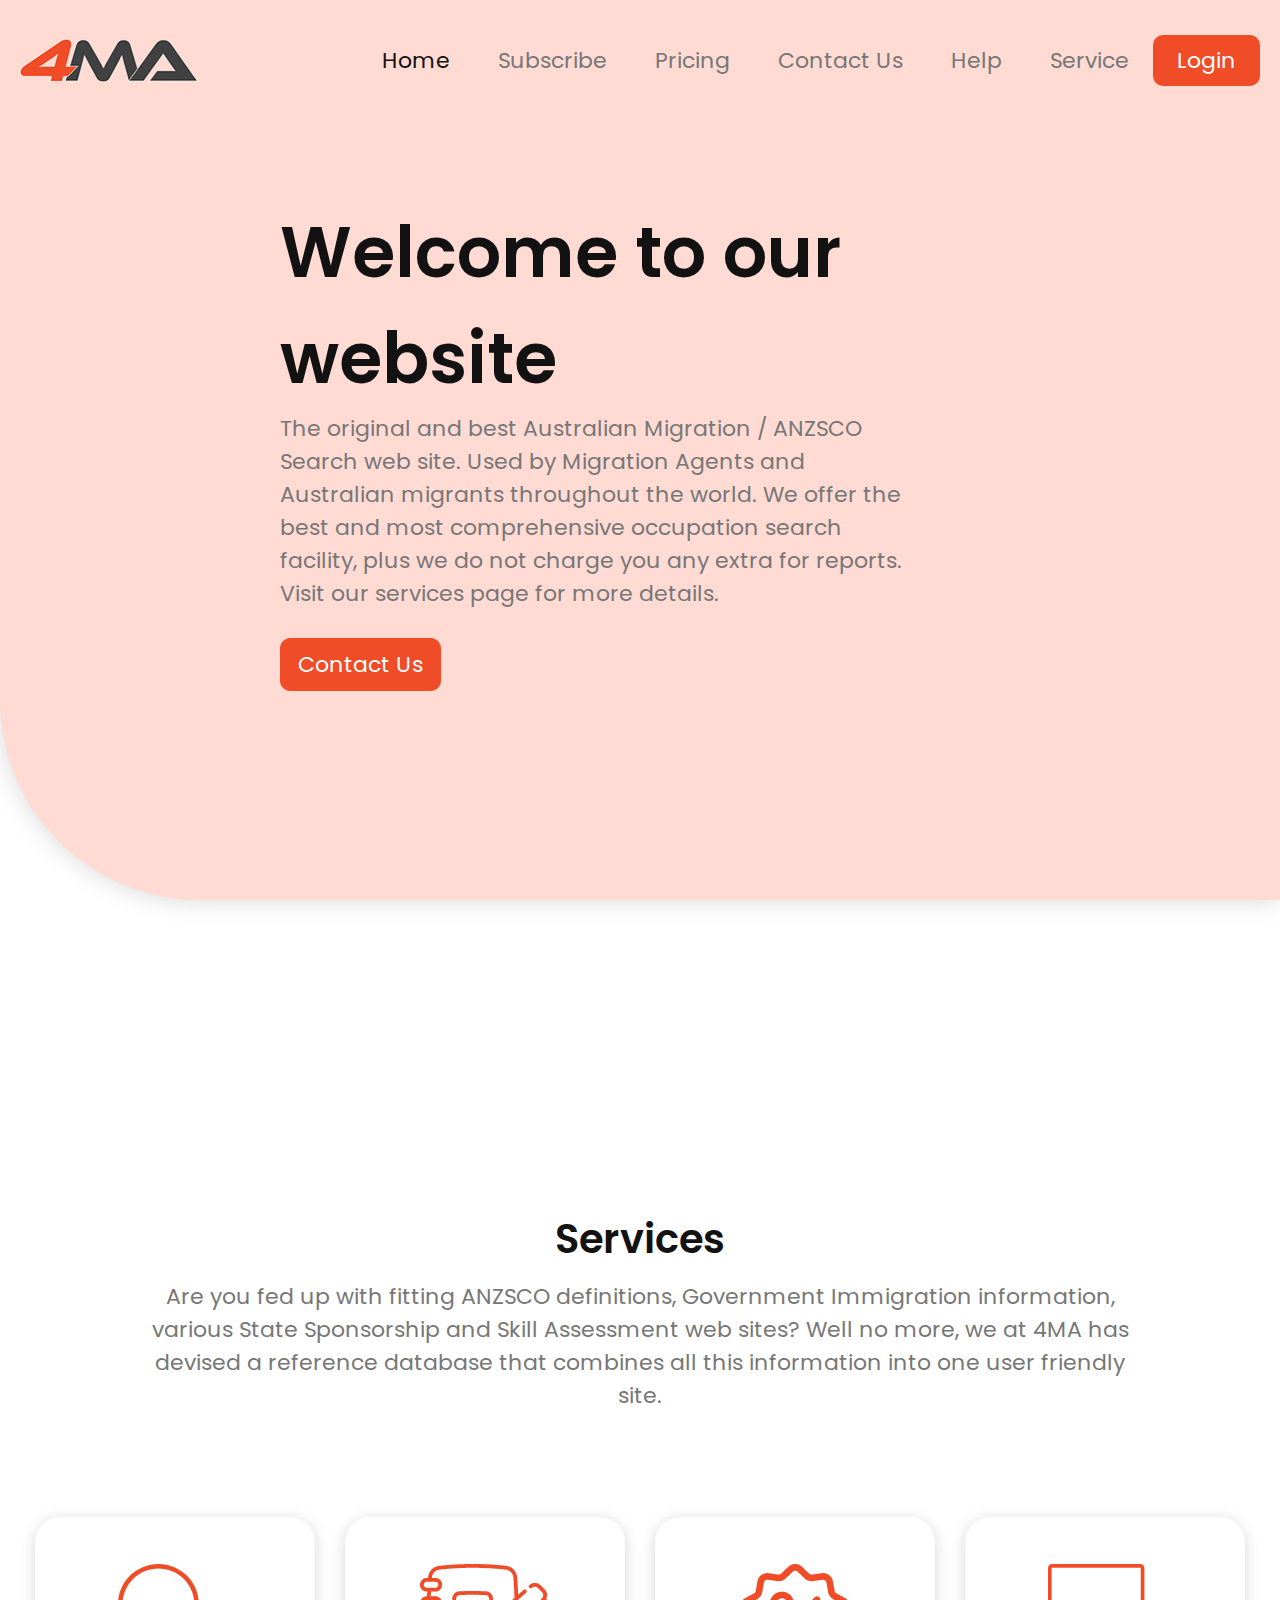
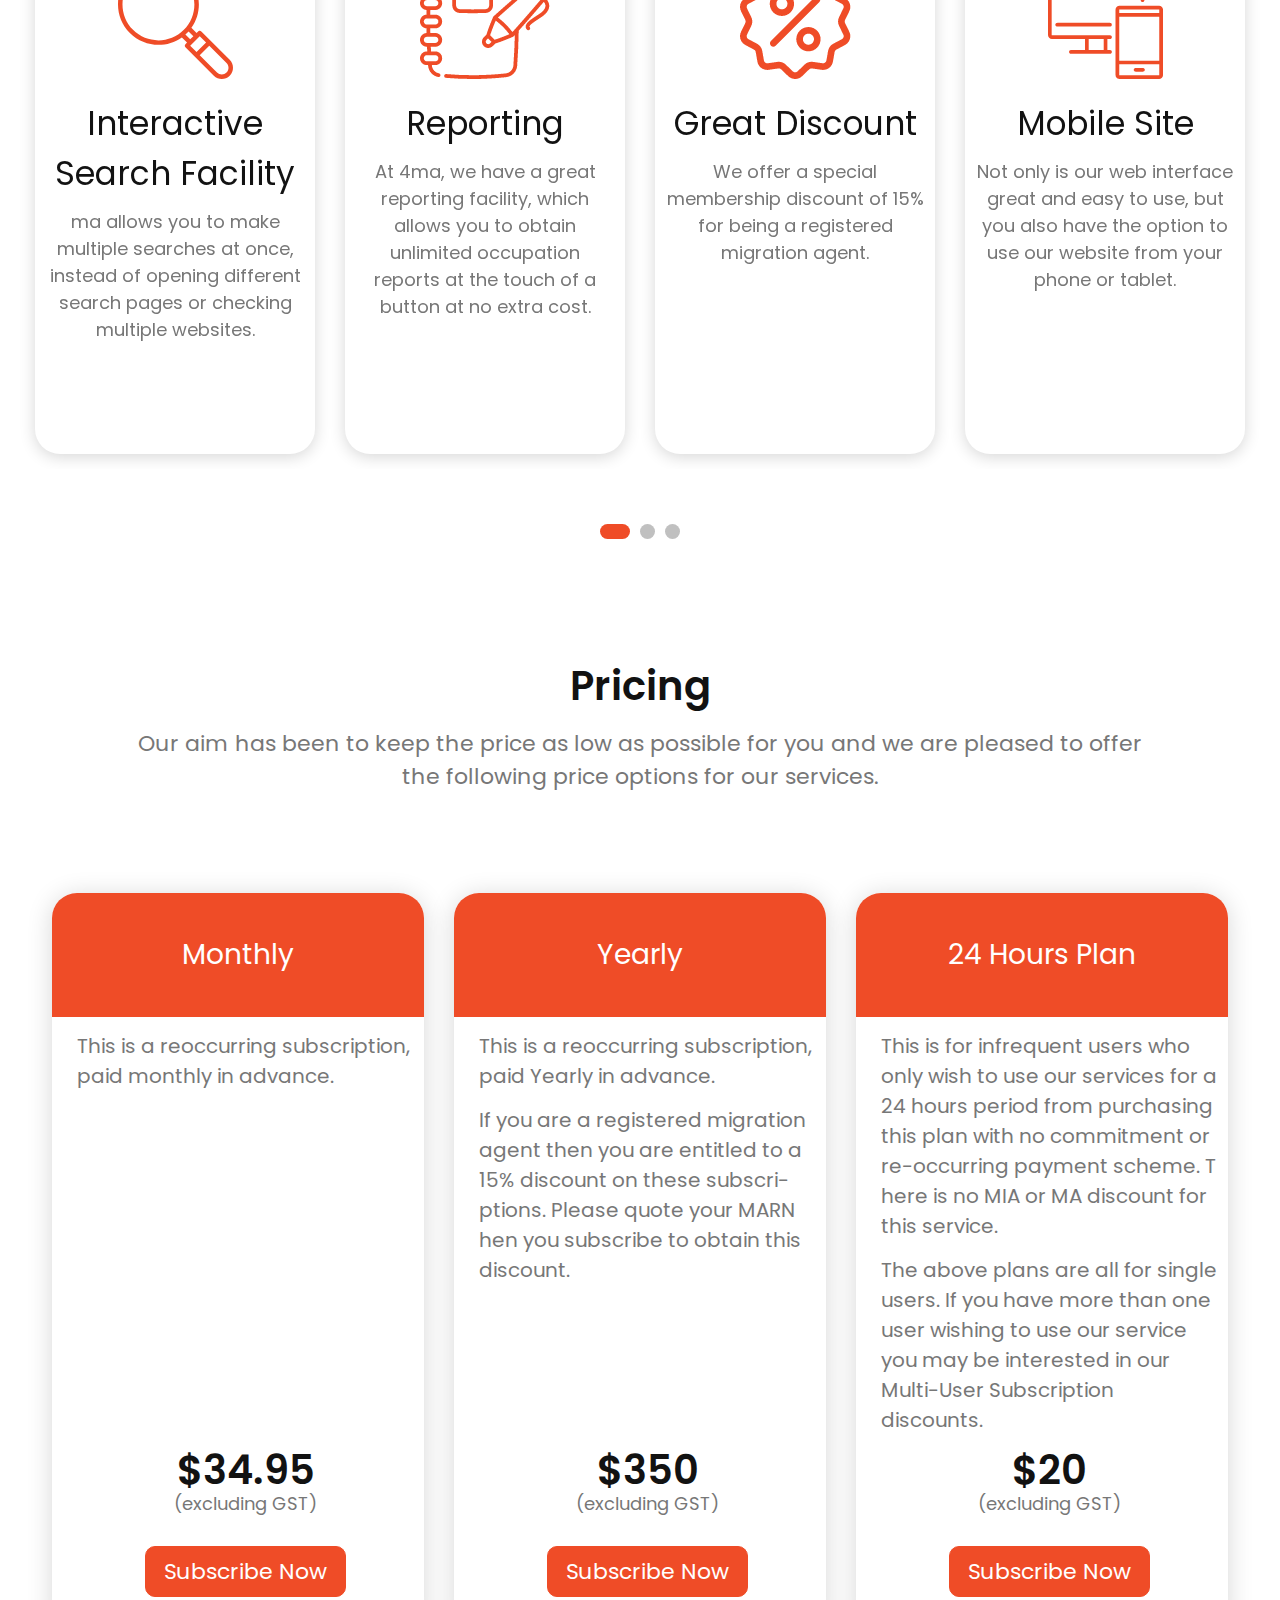
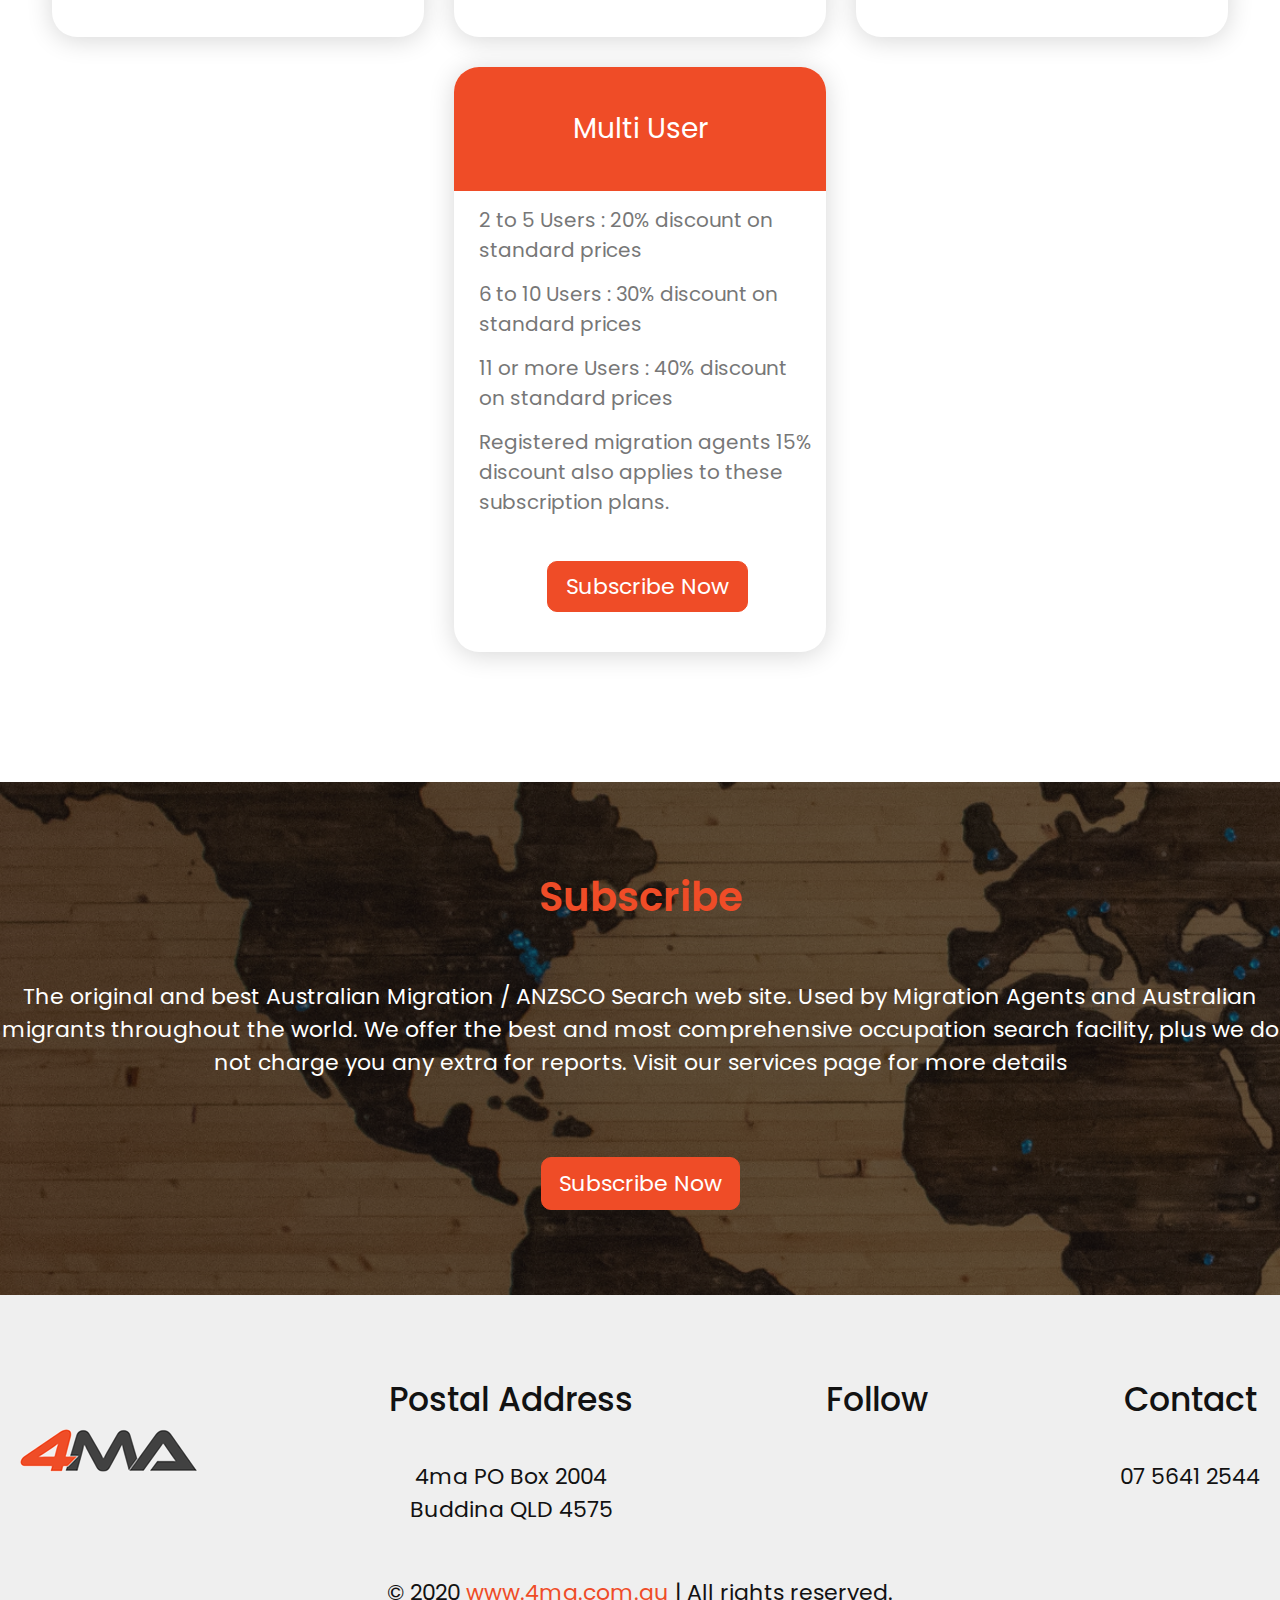
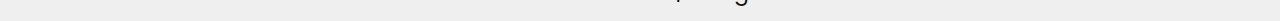
<file: index.html>
<!DOCTYPE html>
<html>
<head>
    <meta charset='utf-8'>
    <meta http-equiv='X-UA-Compatible' content='IE=edge'>
    <title>Migration</title>
    <meta name='viewport' content='width=device-width, initial-scale=1'>
    <link rel='stylesheet' type='text/css' media='screen' href='css/main.css'>
    <link rel='stylesheet' type='text/css' media='screen' href='css/slick.css'>
    <link rel="stylesheet" href="https://use.fontawesome.com/releases/v5.14.0/css/all.css" integrity="sha384-HzLeBuhoNPvSl5KYnjx0BT+WB0QEEqLprO+NBkkk5gbc67FTaL7XIGa2w1L0Xbgc" crossorigin="anonymous">
</head>
<body>
    <!--HEADER ODERS START-->
    <section class="header-home header-gl">
        <header>
            <div class="logo-img">
                <a href="index.html"><img src="images/logo.png" alt="logo"></a>
            </div>
            <nav>
                <ul>
                    <li><a class="active" href="index.html">Home</a></li>
                    <li><a href="subscribe.html">Subscribe</a></li>
                    <li><a href="pricing.html">Pricing</a></li>
                    <li><a href="contact.html">Contact Us</a></li>
                    <li><a href="help.html">Help</a></li>
                    <li><a href="service.html">Service</a></li>
                    <li class="log-li"><a href="login.html">Login</a></li>
                </ul>
            </nav>
            <div class="hamb-btn">
                <i class="fas fa-bars"></i>
            </div>
        </header>
    </section>
    <!--HEADER ODERS END-->

    <!--HOME SECTION 1-->
    <div class="home-section-main">
        <div class="home-section-main-text">
            <h2>Welcome to our website</h2>
            <p>The original and best Australian Migration / ANZSCO Search web site. Used by Migration Agents and Australian migrants throughout the world. We offer the best and most comprehensive occupation search facility, plus we do not charge you any extra for reports. Visit our services page for more details.</p>
            <a href="contact.html">Contact Us</a>
        </div>
    </div>

    <!--HOME SECTION 2-->
    <div class="home-section-service-carousel">
        <div class="text-top">
            <h2>Services</h2>
            <p>Are you fed up with fitting ANZSCO definitions, Government Immigration information, various State Sponsorship and Skill Assessment web sites? Well no more, we at 4MA has devised a reference database that combines all this information into one user friendly site.</p>
        </div>
        <div class="slick-service-slider">
            <div class="service-card">
                <img src="images/Path 2.png" alt="">
                <p>Interactive Search Facility</p>
                <p>ma allows you to make multiple searches at once, instead of opening different search pages or checking multiple websites.</p>
            </div>
            <div class="service-card">
                <img src="images/adress-book.png" alt="">
                <p>Reporting</p>
                <p>At 4ma, we have a great reporting facility, which allows you to obtain unlimited occupation reports at the touch of a button at no extra cost.</p>
            </div>
            <div class="service-card">
                <img src="images/discount.png" alt="">
                <p>Great Discount</p>
                <p>We offer a special membership discount of 15% for being a registered migration agent.</p>
            </div>
            <div class="service-card">
                <img src="images/devices.png" alt="">
                <p>Mobile Site</p>
                <p>Not only is our web interface great and easy to use, but you also have the option to use our website from your phone or tablet.</p>
            </div>

            <div class="service-card">
                <img src="images/Group 124.png" alt="">
                <p>No Advetisement</p>
                <p>4ma is proud to offer an ad free website,with no annoying ads when you view the content of our site</p>
            </div>
            <div class="service-card">
                <img src="images/priority.png" alt="">
                <p>Our Users, Our Priority</p>
                <p>4ma is an independent, stand alone company. We are not affiliated with any migration business, ensuring our information is accurate for all our users.</p>
            </div>
            <div class="service-card">
                <img src="images/group (2).png" alt="">
                <p>Multi-User Accounts</p>
                <p>Need more than one user then we have multi-user accounts ready to cater to your needs with great discounts.</p>
            </div>
            <div class="service-card">
                <img src="images/newsletter.png" alt="">
                <p>Updates and Newsletters</p>
                <p>We check for changes daily and any updates are carried out straight away. We also have pages showing all updates, as well as the option to receive newsletters when updates occu</p>
            </div>

            <div class="service-card">
                <img src="images/Path 115.png" alt="">
                <p>Members Menu</p>
                <p>At 4ma, it is easy to manage your account. Update your details and see when your payment is due is at the the touching of your fingertips..</p>
            </div>
            <div class="service-card">
                <img src="images/information.png" alt="">
                <p>Help</p>
                <p>Help is always available at 4ma. We have email,phone,Skype and chat facilities for direct contact. Also fact sheets and videos are available to help.</p>
            </div>
        </div>
    </div>

    <!--HOME SECTION 3-->
    <div class="home-section-pricing">
        <section class="pricing-cards-section">
            <h2>Pricing</h2>
            <p>Our aim has been to keep the price as low as possible for you and we are pleased to offer the following price options for our services.</p>
            <div class="pricing-cards">
                <div class="pricing-card">
                    <div class="pricing-card-top">
                        <div class="pricing-card-top-orange">
                            <p>Monthly</p>
                        </div>
                        <div class="pricing-card-bottom-top">
                            <p>This is a reoccurring subscription, paid monthly in advance.</p>
                        </div>
                    </div>
                    <div class="pricing-card-bottom">
                        <div class="pricing-card-bottom-bottom">
                            <p>$34.95</p>
                            <p>(excluding GST)</p>
                            <a href="subscribe.html">Subscribe Now</a>
                        </div>
                    </div>
                </div>
                <div class="pricing-card">
                    <div class="pricing-card-top">
                        <div class="pricing-card-top-orange">
                            <p>Yearly</p>
                        </div>
                        <div class="pricing-card-bottom-top">
                            <p>This is a reoccurring subscription, paid Yearly in advance.</p>
                            <p>If you are a registered migration agent then you are entitled to a 15% discount on these subscri- ptions. Please quote your MARN hen you subscribe to obtain this discount.</p>
                        </div>
                    </div>
                    <div class="pricing-card-bottom">
                        <div class="pricing-card-bottom-bottom">
                            <p>$350</p>
                            <p>(excluding GST)</p>
                            <a href="subscribe.html">Subscribe Now</a>
                        </div>
                    </div>
                </div>
                <div class="pricing-card">
                    <div class="pricing-card-top">
                        <div class="pricing-card-top-orange">
                            <p>24 Hours Plan</p>
                        </div>
                        <div class="pricing-card-bottom-top">
                            <p>This is for infrequent users who only wish to use our services for a 24 hours period from purchasing this plan with no commitment or re-occurring payment scheme. T here is no MIA or MA discount for this service.</p>
                            <p>The above plans are all for single users. If you have more than one user wishing to use our service you may be interested in our Multi-User Subscription discounts.</p>
                        </div>
                    </div>
                    <div class="pricing-card-bottom">
                        <div class="pricing-card-bottom-bottom">
                            <p>$20</p>
                            <p>(excluding GST)</p>
                            <a href="subscribe.html">Subscribe Now</a>
                        </div>
                    </div>
                </div>
                <div class="pricing-card">
                    <div class="pricing-card-top">
                        <div class="pricing-card-top-orange">
                            <p>Multi User</p>
                        </div>
                        <div class="pricing-card-bottom-top">
                            <p>2 to 5 Users : 20% discount on standard prices</p>
                            <p>6 to 10 Users : 30% discount on standard prices</p>
                            <p>11 or more Users : 40% discount on standard prices</p>
                            <p>Registered migration agents 15% discount also applies to these subscription plans.</p>
                        </div>
                    </div>
                    <div class="pricing-card-bottom">
                        <div class="pricing-card-bottom-bottom">
                            <a href="subscribe.html">Subscribe Now</a>
                        </div>
                    </div>
                </div>
                
            </div>
        </section>
    </div>

    <!--HOME SETION 4-->
    <div class="home-subscribe">
        <div class="text-home-subscribe">
            <h2>Subscribe</h2>
            <p>The original and best Australian Migration / ANZSCO Search web site. Used by Migration Agents and Australian migrants throughout the world. We offer the best and most comprehensive occupation search facility, plus we do not charge you any extra for reports. Visit our services page for more details</p>
            <a href="subscribe.html">Subscribe Now</a>
        </div>
    </div>
     <!--FOOTER START-->
     <section>
        <footer id="home-footer">
            <div class="footer-top">
                <div class="footer-logo">
                    <img src="images/logo.png" alt="logo">
                </div>
                <div class="footer-post-adress">
                    <p>Postal Address</p>
                    <div class="adress-info">
                        <p>4ma PO Box 2004</p>
                        <p>Buddina QLD 4575</p>
                    </div>
                </div>
                <div class="footer-follow">
                    <p>Follow</p>
                    <div class="links">
                        <a href="#"><i class="fab fa-twitter"></i></a>
                        <a href="#"><i class="fab fa-linkedin-in"></i></a>
                        <a href="#"><i class="fab fa-instagram-square"></i></a>
                        <a href="#"><i class="fab fa-facebook-f"></i></a>
                    </div>
                </div>
                <div class="footer-contact">
                    <p>Contact</p>
                    <div class="contact-info">
                        <p>07 5641 2544</p>
                    </div>
                </div>
            </div>
            <div class="footer-bottom">
                <p>© 2020 <a href="www.4ma.com.au">www.4ma.com.au</a> | All rights reserved.</p>
            </div>
        </footer>
    </section>
<!--FOOTER END-->
<script src='js/jquery-3.5.1.min.js'></script>
<script src='js/slick.min.js'></script>
<script src='js/main.js'></script>
</body>
</html>
</file>
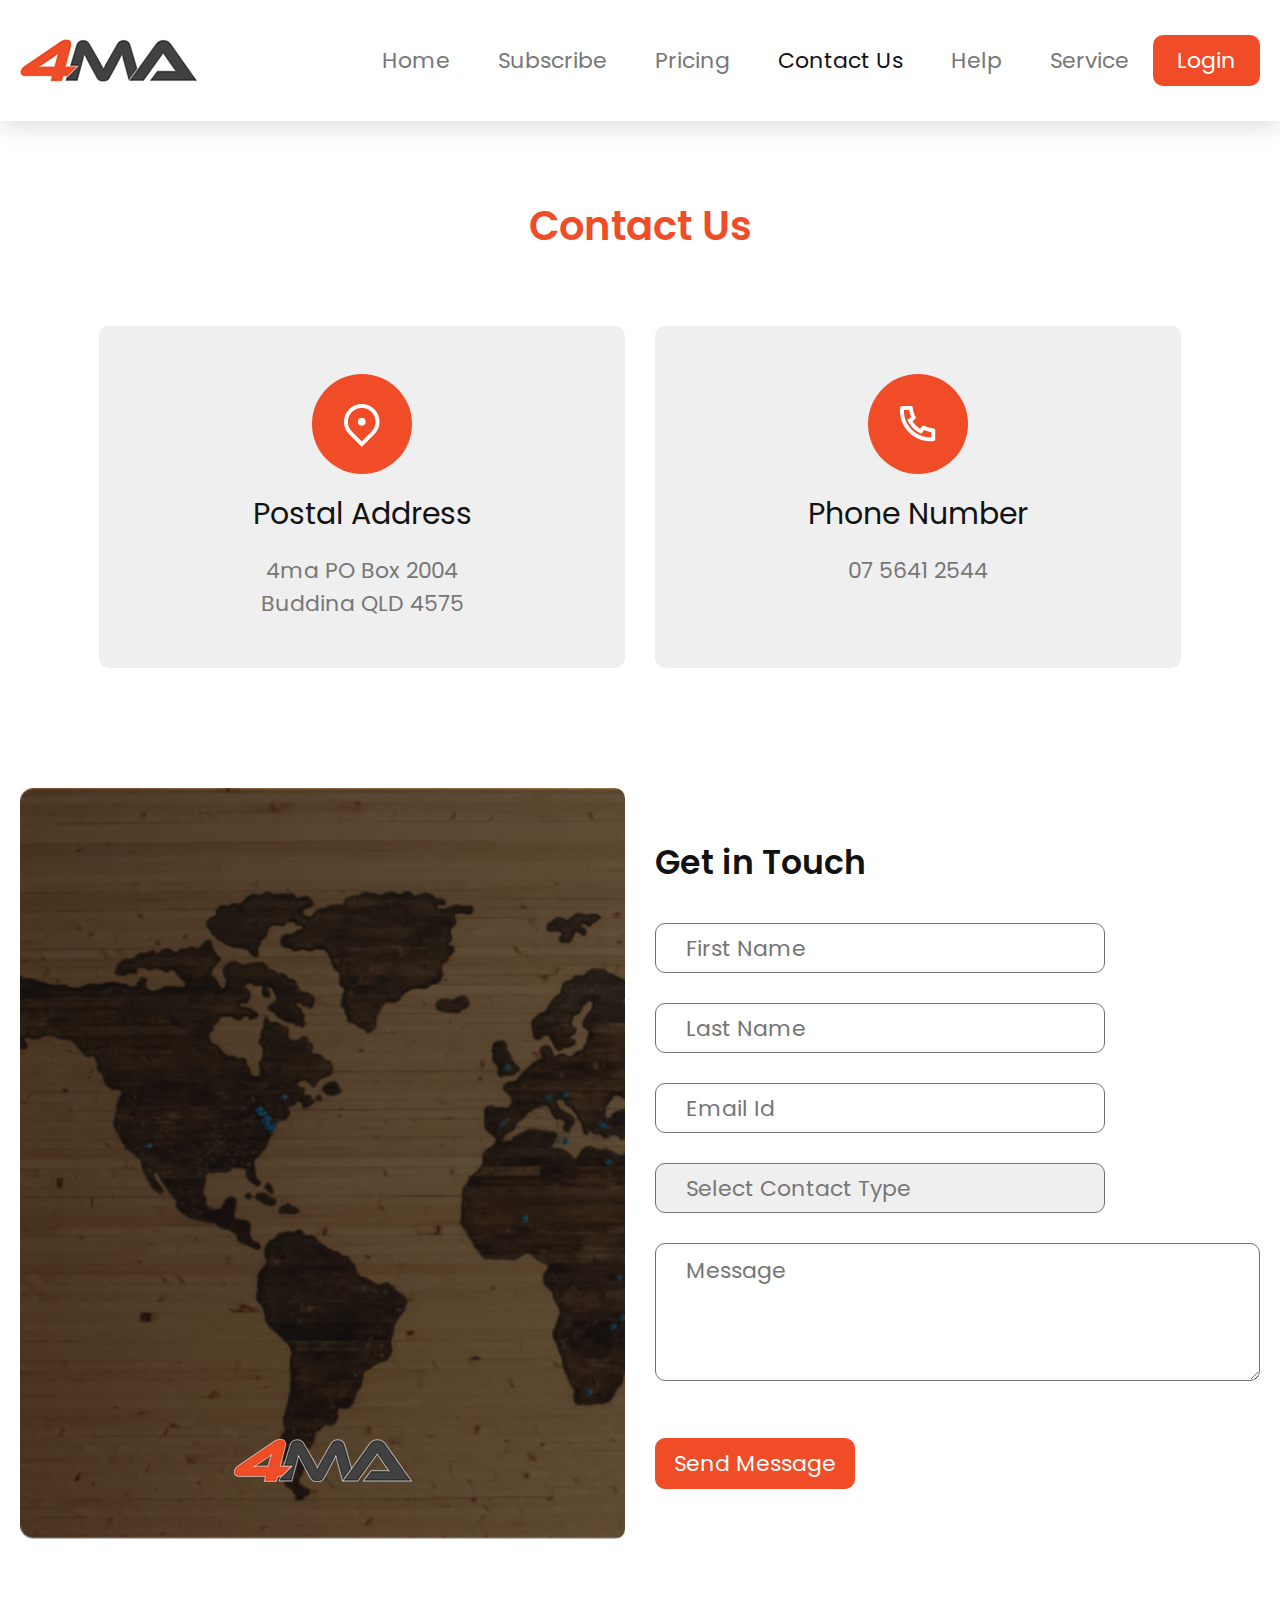
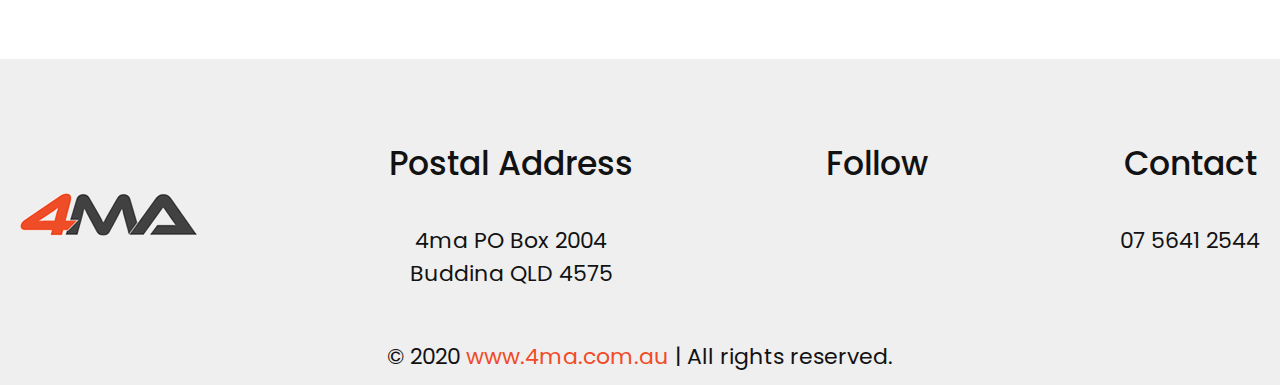
<file: contact.html>
<!DOCTYPE html>
<html>
<head>
    <meta charset='utf-8'>
    <meta http-equiv='X-UA-Compatible' content='IE=edge'>
    <title>Migration</title>
    <meta name='viewport' content='width=device-width, initial-scale=1'>
    <link rel='stylesheet' type='text/css' media='screen' href='css/main.css'>
    <link rel="stylesheet" href="https://use.fontawesome.com/releases/v5.14.0/css/all.css" integrity="sha384-HzLeBuhoNPvSl5KYnjx0BT+WB0QEEqLprO+NBkkk5gbc67FTaL7XIGa2w1L0Xbgc" crossorigin="anonymous">
</head>
<body>
    <!--HEADER ODERS START-->
    <section class="header-oder header-gl">
        <header>
            <div class="logo-img">
                <a href="index.html"><img src="images/logo.png" alt="logo"></a>
            </div>
            <nav>
                <ul>
                    <li><a href="index.html">Home</a></li>
                    <li><a href="subscribe.html">Subscribe</a></li>
                    <li><a href="pricing.html">Pricing</a></li>
                    <li><a class="active" href="contact.html">Contact Us</a></li>
                    <li><a href="help.html">Help</a></li>
                    <li><a href="service.html">Service</a></li>
                    <li class="log-li"><a href="login.html">Login</a></li>
                </ul>
            </nav>
            <div class="hamb-btn">
                <i class="fas fa-bars"></i>
            </div>
        </header>
    </section>
    <!--HEADER ODERS END-->

    <!--CONTACT CARDS START-->
        <section class="contact-cards-section">
            <h2>Contact Us</h2>
            <div class="contact-cards">
                <div class="contact-card">
                    <div class="contact-card-img">
                        <img src="images/Group 96.png" alt="">
                    </div>
                    <p>Postal Address</p>
                    <p>4ma PO Box 2004</p>
                    <p>Buddina QLD 4575</p>
                </div>
                <div class="contact-card">
                    <div class="contact-card-img">
                        <img src="images/Path 71.png" alt="">
                    </div>
                    <p>Phone Number</p>
                    <p>07 5641 2544</p>
                </div>
            </div>
        </section>
    <!--CONTACT CARDS END-->

    <!--CONTACT FORM START-->
    <section class="contact-form-section">
        <div class="form-cards">
            <div class="form-card-left">
                <div class="form-card-left-img">
                    <img src="images/logo.png" alt="">
                </div>
            </div>
            <div class="form-card-right">
                <p>Get in Touch</p>
                <form>
                    <div class="form-inputs-names">
                        <input type="text" name="firstname" placeholder="First Name">
                        <input type="text" name="lastnaem" placeholder="Last Name">
                    </div>
                    <div class="form-inputs-check">
                        <input type="email" name="email" placeholder="Email Id">
                        <div class="select-contact-type-input">
                            <select name="contact-type" id="type-contact">
                                <option selected disabled value="select-type">Select Contact Type</option>
                                <option value="short">Short</option>
                                <option value="tail">Tail</option>
                            </select>
                        </div>
                    </div>
                    <textarea name="message" placeholder="Message"></textarea>
                    <input type="submit" name="submit" value="Send Message">
                     
                </form>
            </div>
        </div>
    </section>
<!--CONTACT FORM END-->

    <!--FOOTER START-->
        <section>
            <footer>
                <div class="footer-top">
                    <div class="footer-logo">
                        <img src="images/logo.png" alt="logo">
                    </div>
                    <div class="footer-post-adress">
                        <p>Postal Address</p>
                        <div class="adress-info">
                            <p>4ma PO Box 2004</p>
                            <p>Buddina QLD 4575</p>
                        </div>
                    </div>
                    <div class="footer-follow">
                        <p>Follow</p>
                        <div class="links">
                            <a href="#"><i class="fab fa-twitter"></i></a>
                            <a href="#"><i class="fab fa-linkedin-in"></i></a>
                            <a href="#"><i class="fab fa-instagram-square"></i></a>
                            <a href="#"><i class="fab fa-facebook-f"></i></a>
                        </div>
                    </div>
                    <div class="footer-contact">
                        <p>Contact</p>
                        <div class="contact-info">
                            <p>07 5641 2544</p>
                        </div>
                    </div>
                </div>
                <div class="footer-bottom">
                    <p>© 2020 <a href="www.4ma.com.au">www.4ma.com.au</a> | All rights reserved.</p>
                </div>
            </footer>
        </section>
    <!--FOOTER END-->


    

    
    <script src="js/main.js"></script>
</body>
</html>
</file>
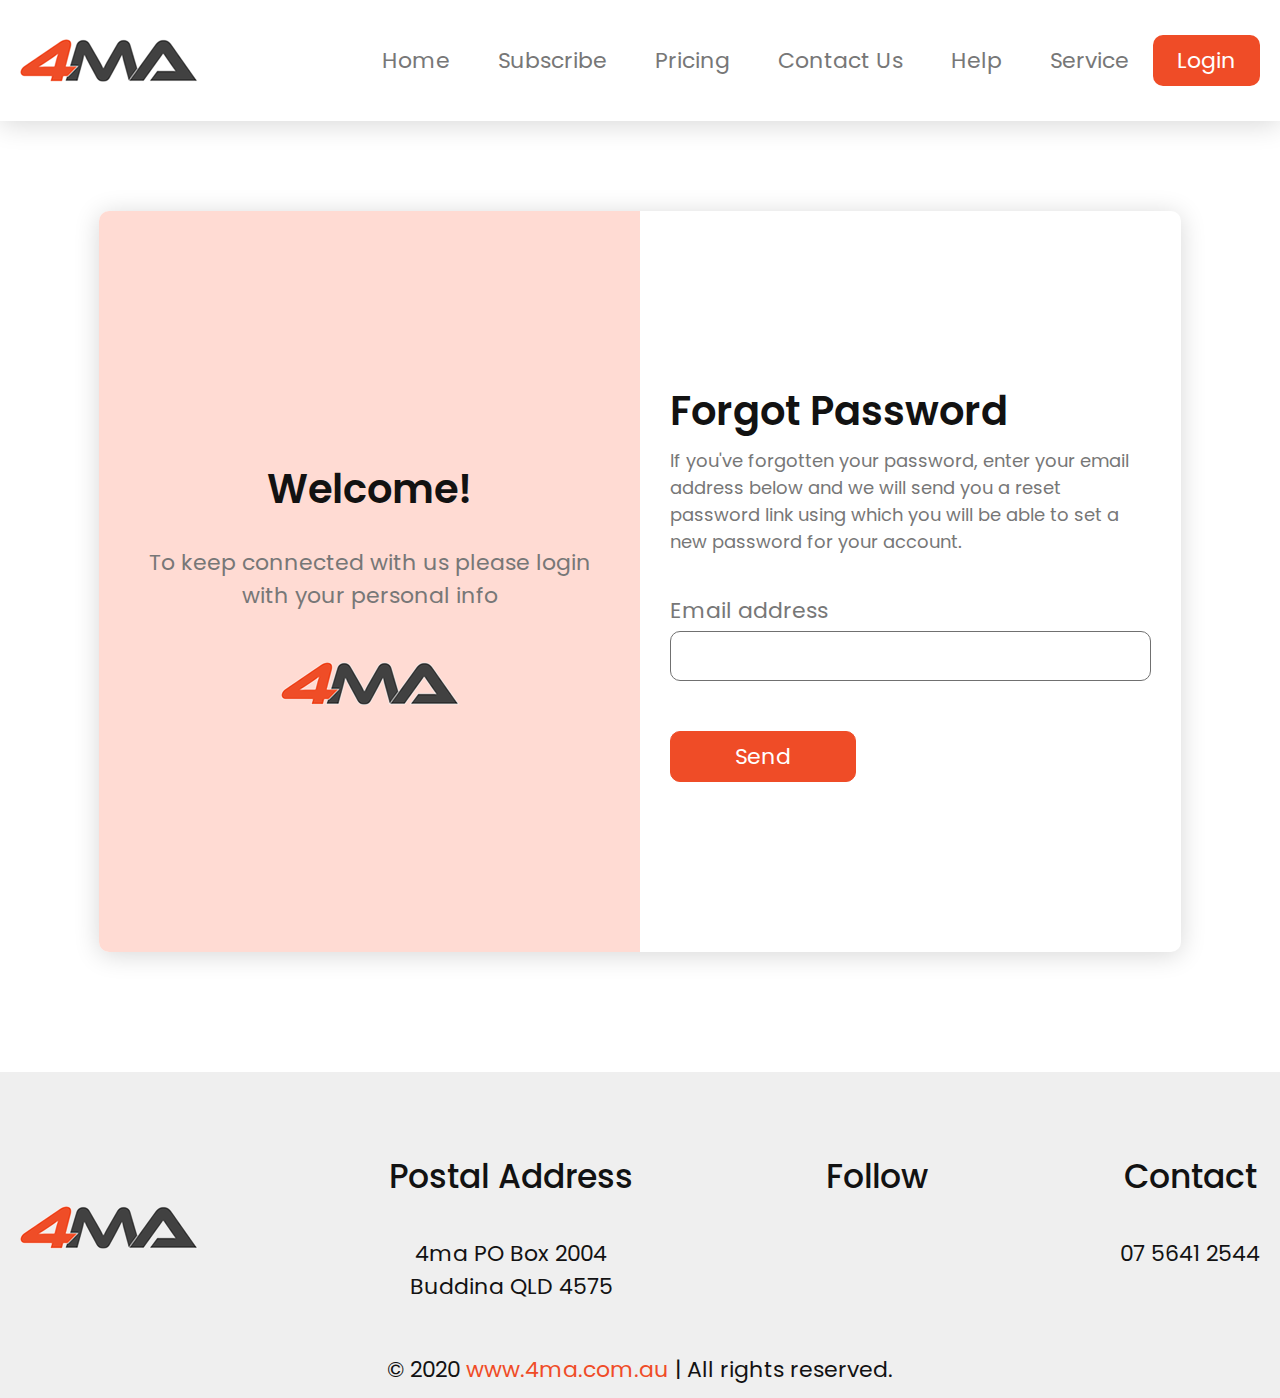
<file: forgot.html>
<!DOCTYPE html>
<html>
<head>
    <meta charset='utf-8'>
    <meta http-equiv='X-UA-Compatible' content='IE=edge'>
    <title>Migration</title>
    <meta name='viewport' content='width=device-width, initial-scale=1'>
    <link rel='stylesheet' type='text/css' media='screen' href='css/main.css'>
    <link rel="stylesheet" href="https://use.fontawesome.com/releases/v5.14.0/css/all.css" integrity="sha384-HzLeBuhoNPvSl5KYnjx0BT+WB0QEEqLprO+NBkkk5gbc67FTaL7XIGa2w1L0Xbgc" crossorigin="anonymous">
</head>
<body>
    <!--HEADER ODERS START-->
    <section class="header-oder header-gl">
        <header>
            <div class="logo-img">
                <a href="index.html"><img src="images/logo.png" alt="logo"></a>
            </div>
            <nav>
                <ul>
                    <li><a href="index.html">Home</a></li>
                    <li><a href="subscribe.html">Subscribe</a></li>
                    <li><a href="pricing.html">Pricing</a></li>
                    <li><a href="contact.html">Contact Us</a></li>
                    <li><a href="help.html">Help</a></li>
                    <li><a href="service.html">Service</a></li>
                    <li class="log-li"><a href="login.html">Login</a></li>
                </ul>
            </nav>
            <div class="hamb-btn">
                <i class="fas fa-bars"></i>
            </div>
        </header>
    </section>
    <!--HEADER ODERS END-->

    <!--FORGOT START-->
    <section class="forgot-cards-section">
        <div class="forgot-cards">
            <div class="forgot-card-left">
                <p>Welcome!</p>
                <p>To keep connected with us please login with your personal info</p>
                <img src="images/logo.png" alt="">
            </div>
            <div class="forgot-card-right">
                <p>Forgot Password</p>
                <p>If you've forgotten your password, enter your email address below and we will send you a reset password link using which you will be able to set a new password for your account.</p>
                <form action="">
                    <div class="form-email">
                        <p>Email address</p>
                        <input type="email" name="email">
                    </div>
                    <div class="form-submit">
                        <input type="submit" name="submit" value="Send">
                    </div>
                </form>
            </div>
        </div>
    </section>
    <!--FORGOT END-->

    <!--FOOTER START-->
        <section>
            <footer>
                <div class="footer-top">
                    <div class="footer-logo">
                        <img src="images/logo.png" alt="logo">
                    </div>
                    <div class="footer-post-adress">
                        <p>Postal Address</p>
                        <div class="adress-info">
                            <p>4ma PO Box 2004</p>
                            <p>Buddina QLD 4575</p>
                        </div>
                    </div>
                    <div class="footer-follow">
                        <p>Follow</p>
                        <div class="links">
                            <a href="#"><i class="fab fa-twitter"></i></a>
                            <a href="#"><i class="fab fa-linkedin-in"></i></a>
                            <a href="#"><i class="fab fa-instagram-square"></i></a>
                            <a href="#"><i class="fab fa-facebook-f"></i></a>
                        </div>
                    </div>
                    <div class="footer-contact">
                        <p>Contact</p>
                        <div class="contact-info">
                            <p>07 5641 2544</p>
                        </div>
                    </div>
                </div>
                <div class="footer-bottom">
                    <p>© 2020 <a href="www.4ma.com.au">www.4ma.com.au</a> | All rights reserved.</p>
                </div>
            </footer>
        </section>
    <!--FOOTER END-->


    

    
    <script src="js/main.js"></script>
</body>
</html>
</file>
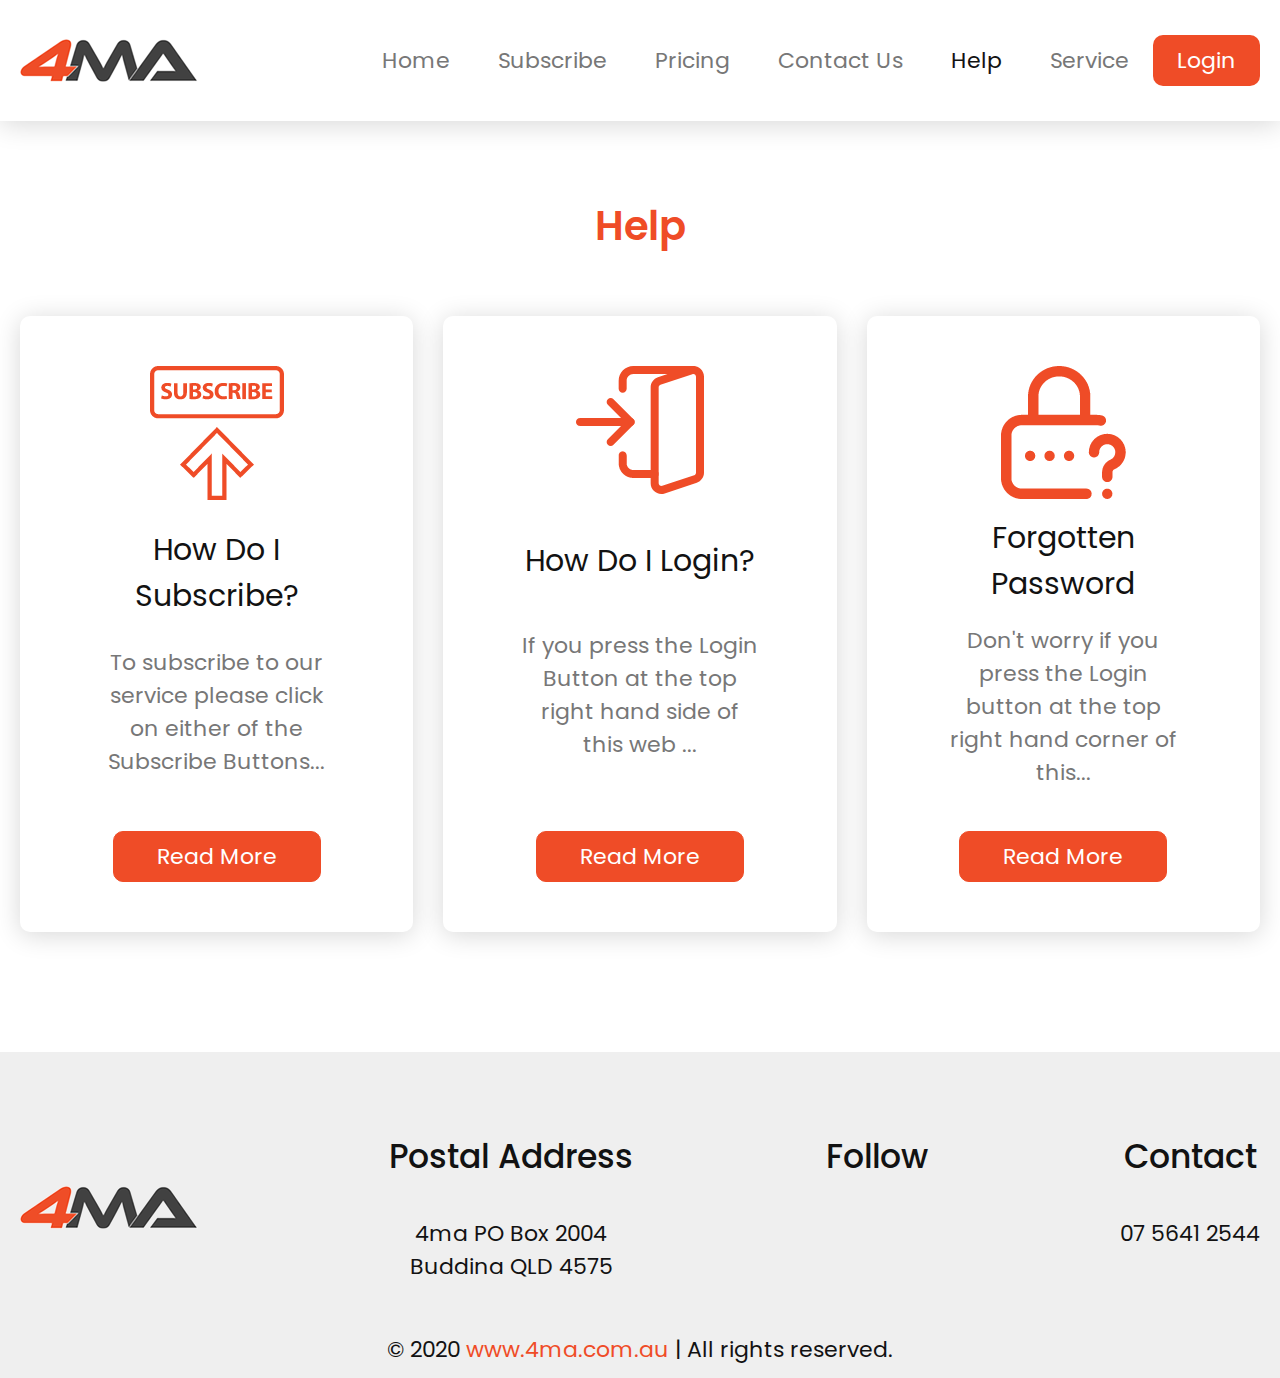
<file: help.html>
<!DOCTYPE html>
<html>
<head>
    <meta charset='utf-8'>
    <meta http-equiv='X-UA-Compatible' content='IE=edge'>
    <title>Migration</title>
    <meta name='viewport' content='width=device-width, initial-scale=1'>
    <link rel='stylesheet' type='text/css' media='screen' href='css/main.css'>
    <link rel="stylesheet" href="https://use.fontawesome.com/releases/v5.14.0/css/all.css" integrity="sha384-HzLeBuhoNPvSl5KYnjx0BT+WB0QEEqLprO+NBkkk5gbc67FTaL7XIGa2w1L0Xbgc" crossorigin="anonymous">
</head>
<body>
    <!--HEADER ODERS START-->
    <section class="header-oder header-gl">
        <header>
            <div class="logo-img">
                <a href="index.html"><img src="images/logo.png" alt="logo"></a>
            </div>
            <nav>
                <ul>
                    <li><a href="index.html">Home</a></li>
                    <li><a href="subscribe.html">Subscribe</a></li>
                    <li><a href="pricing.html">Pricing</a></li>
                    <li><a href="contact.html">Contact Us</a></li>
                    <li><a class="active" href="help.html">Help</a></li>
                    <li><a href="service.html">Service</a></li>
                    <li class="log-li"><a href="login.html">Login</a></li>
                </ul>
            </nav>
            <div class="hamb-btn">
                <i class="fas fa-bars"></i>
            </div>
        </header>
    </section>
    <!--HEADER ODERS END-->

    <!--HELP CARDS START-->
        <section class="help-cards-section">
            <h2>Help</h2>
            <div class="help-cards">
                <div class="help-card">
                    <img src="images/subscribe.png" alt="">
                    <p>How Do I Subscribe?</p>
                    <p>To subscribe to our service please click on either of the Subscribe Buttons...</p>
                    <a class="help-card-btn" href="help_info.html">Read More</a>
                </div>
                <div class="help-card">
                    <img src="images/enter.png" alt="">
                    <p>How Do I Login?</p>
                    <p>If you press the Login Button at the top right hand side of this web ...</p>
                    <a class="help-card-btn" href="help_info.html">Read More</a>
                </div>
                <div class="help-card">
                    <img src="images/forgot.png" alt="">
                    <p>Forgotten Password</p>
                    <p>Don't worry if you press the Login button at the top right hand corner of this...</p>
                    <a class="help-card-btn" href="help_info.html">Read More</a>
                </div>
            </div>
        </section>
    <!--HELP CARDS END-->
    <!--FOOTER START-->
        <section>
            <footer>
                <div class="footer-top">
                    <div class="footer-logo">
                        <img src="images/logo.png" alt="logo">
                    </div>
                    <div class="footer-post-adress">
                        <p>Postal Address</p>
                        <div class="adress-info">
                            <p>4ma PO Box 2004</p>
                            <p>Buddina QLD 4575</p>
                        </div>
                    </div>
                    <div class="footer-follow">
                        <p>Follow</p>
                        <div class="links">
                            <a href="#"><i class="fab fa-twitter"></i></a>
                            <a href="#"><i class="fab fa-linkedin-in"></i></a>
                            <a href="#"><i class="fab fa-instagram-square"></i></a>
                            <a href="#"><i class="fab fa-facebook-f"></i></a>
                        </div>
                    </div>
                    <div class="footer-contact">
                        <p>Contact</p>
                        <div class="contact-info">
                            <p>07 5641 2544</p>
                        </div>
                    </div>
                </div>
                <div class="footer-bottom">
                    <p>© 2020 <a href="www.4ma.com.au">www.4ma.com.au</a> | All rights reserved.</p>
                </div>
            </footer>
        </section>
    <!--FOOTER END-->


    

    
    <script src="js/main.js"></script>
</body>
</html>
</file>
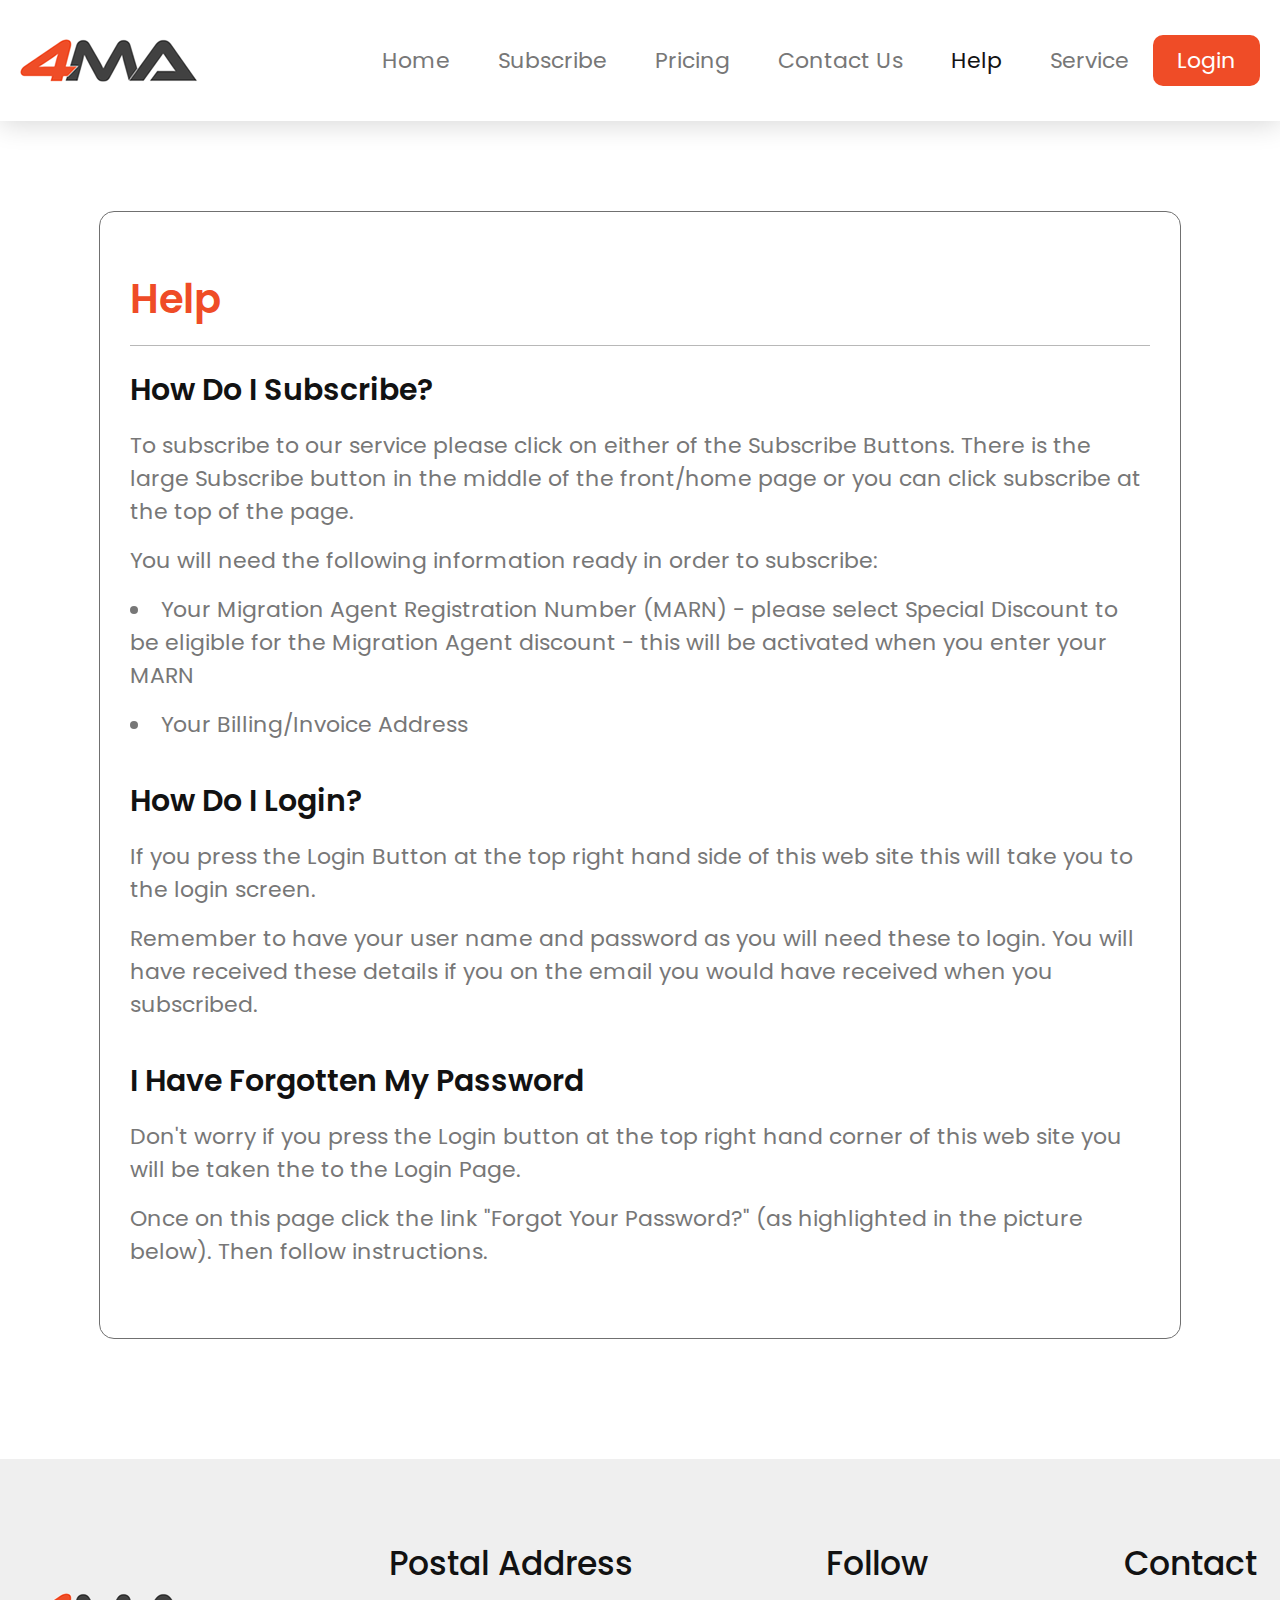
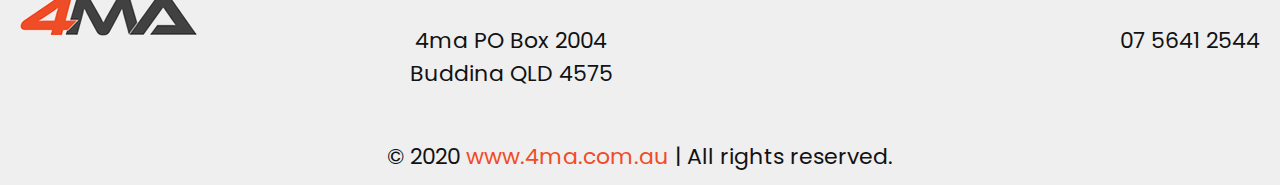
<file: help_info.html>
<!DOCTYPE html>
<html>
<head>
    <meta charset='utf-8'>
    <meta http-equiv='X-UA-Compatible' content='IE=edge'>
    <title>Migration</title>
    <meta name='viewport' content='width=device-width, initial-scale=1'>
    <link rel='stylesheet' type='text/css' media='screen' href='css/main.css'>
    <link rel="stylesheet" href="https://use.fontawesome.com/releases/v5.14.0/css/all.css" integrity="sha384-HzLeBuhoNPvSl5KYnjx0BT+WB0QEEqLprO+NBkkk5gbc67FTaL7XIGa2w1L0Xbgc" crossorigin="anonymous">
</head>
<body>
    <!--HEADER ODERS START-->
    <section class="header-oder header-gl">
        <header>
            <div class="logo-img">
                <a href="index.html"><img src="images/logo.png" alt="logo"></a>
            </div>
            <nav>
                <ul>
                    <li><a href="index.html">Home</a></li>
                    <li><a href="subscribe.html">Subscribe</a></li>
                    <li><a href="pricing.html">Pricing</a></li>
                    <li><a href="contact.html">Contact Us</a></li>
                    <li><a class="active" href="help.html">Help</a></li>
                    <li><a href="service.html">Service</a></li>
                    <li class="log-li"><a href="login.html">Login</a></li>
                </ul>
            </nav>
            <div class="hamb-btn">
                <i class="fas fa-bars"></i>
            </div>
        </header>
    </section>
    <!--HEADER ODERS END-->

    <!--HELP START-->
    <section id="help">
        <div class="help-informations">
            <h2>Help</h2>
            <div class="help-for-suscribe">
                <h3>How Do I Subscribe?</h3>
                <p>To subscribe to our service please click on either of the Subscribe Buttons. There is the large Subscribe button in the middle of the front/home page or you can click subscribe at the top of the page.</p>
                <p>You will need the following information ready in order to subscribe:</p>
                <ul>
                    <li>Your Migration Agent Registration Number (MARN) - please select Special Discount to be eligible for the Migration Agent discount - this will be activated when you enter your MARN</li>
                    <li>Your Billing/Invoice Address</li>
                </ul>
            </div>
            <div class="help-for-login">
                <h3>How Do I Login?</h3>
                <p>If you press the Login Button at the top right hand side of this web site this will take you to the login screen.</p>
                <p>Remember to have your user name and password as you will need these to login. You will have received these details if you on the email you would have received when you subscribed.</p>
            </div>
            <div class="help-for-pass">
                <h3>I Have Forgotten My Password</h3>
                <p>Don't worry if you press the Login button at the top right hand corner of this web site you will be taken the to the Login Page.</p>
                <p>Once on this page click the link "Forgot Your Password?" (as highlighted in the picture below). Then follow instructions.</p>
            </div>
        </div>
    </section>
    <!--HELP END-->

    <!--FOOTER START-->
        <section>
            <footer>
                <div class="footer-top">
                    <div class="footer-logo">
                        <img src="images/logo.png" alt="logo">
                    </div>
                    <div class="footer-post-adress">
                        <p>Postal Address</p>
                        <div class="adress-info">
                            <p>4ma PO Box 2004</p>
                            <p>Buddina QLD 4575</p>
                        </div>
                    </div>
                    <div class="footer-follow">
                        <p>Follow</p>
                        <div class="links">
                            <a href="#"><i class="fab fa-twitter"></i></a>
                            <a href="#"><i class="fab fa-linkedin-in"></i></a>
                            <a href="#"><i class="fab fa-instagram-square"></i></a>
                            <a href="#"><i class="fab fa-facebook-f"></i></a>
                        </div>
                    </div>
                    <div class="footer-contact">
                        <p>Contact</p>
                        <div class="contact-info">
                            <p>07 5641 2544</p>
                        </div>
                    </div>
                </div>
                <div class="footer-bottom">
                    <p>© 2020 <a href="www.4ma.com.au">www.4ma.com.au</a> | All rights reserved.</p>
                </div>
            </footer>
        </section>
    <!--FOOTER END-->


    

    
    <script src="js/main.js"></script>
</body>
</html>
</file>
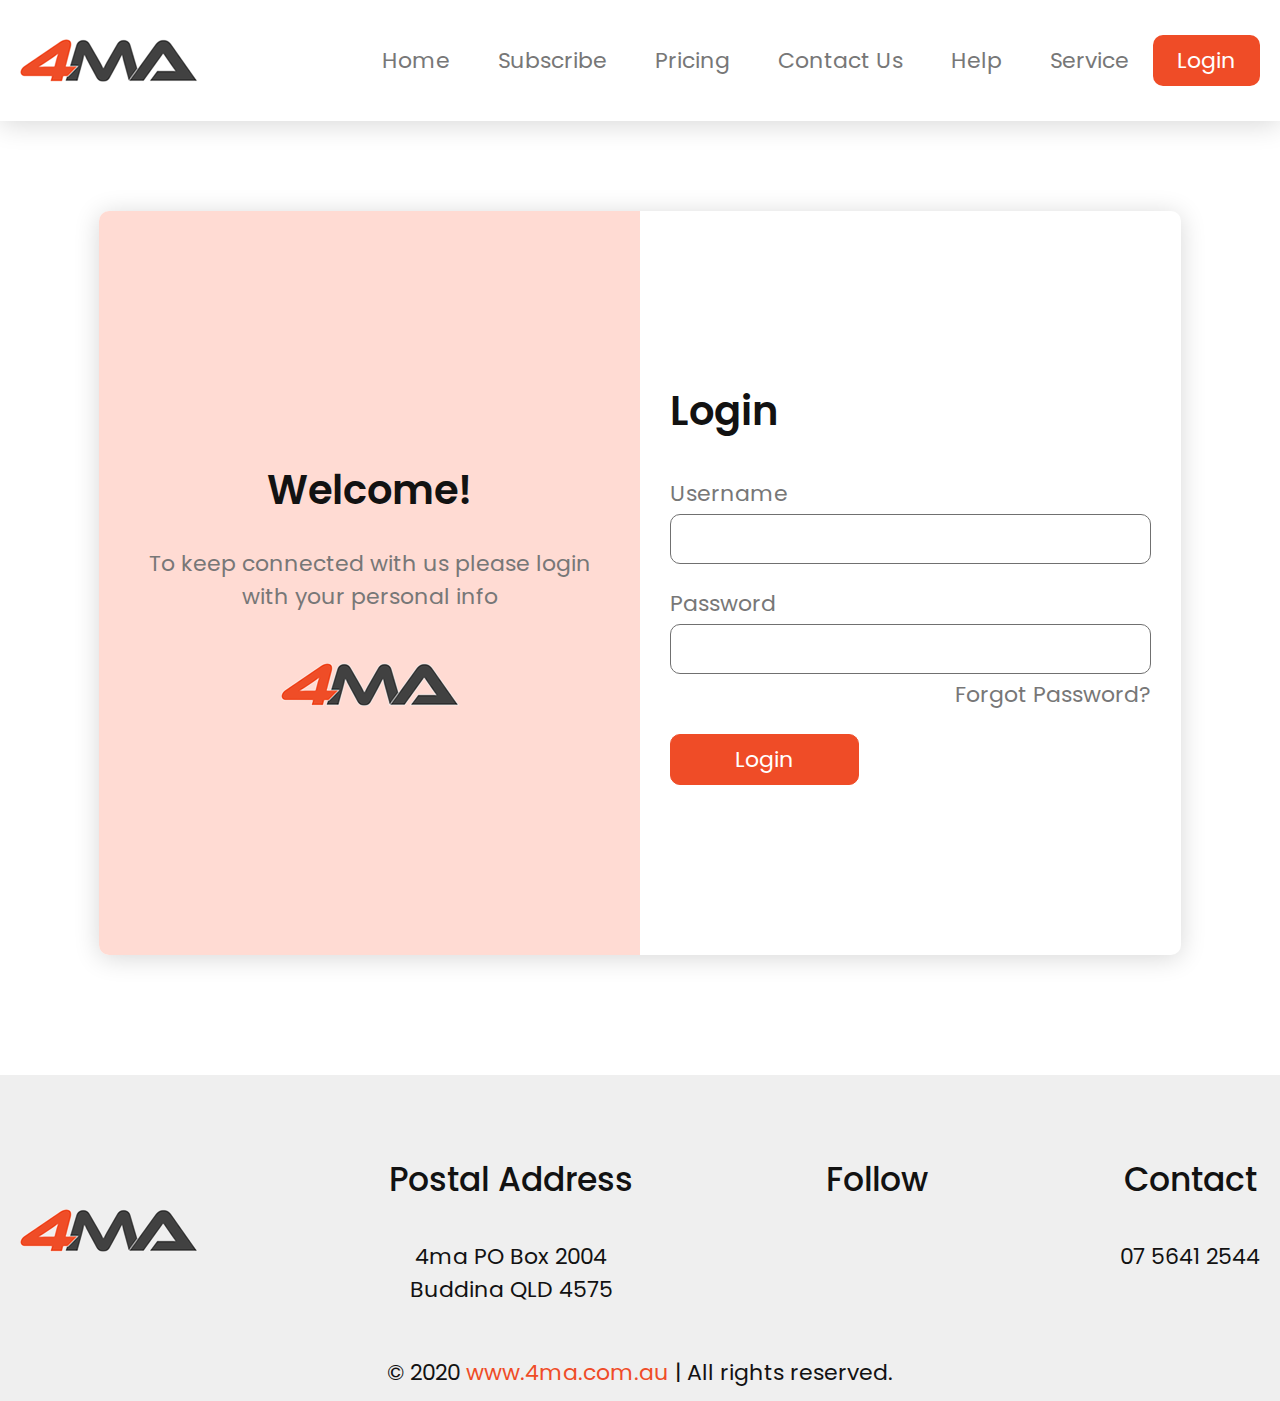
<file: login.html>
<!DOCTYPE html>
<html>
<head>
    <meta charset='utf-8'>
    <meta http-equiv='X-UA-Compatible' content='IE=edge'>
    <title>Migration</title>
    <meta name='viewport' content='width=device-width, initial-scale=1'>
    <link rel='stylesheet' type='text/css' media='screen' href='css/main.css'>
    <link rel="stylesheet" href="https://use.fontawesome.com/releases/v5.14.0/css/all.css" integrity="sha384-HzLeBuhoNPvSl5KYnjx0BT+WB0QEEqLprO+NBkkk5gbc67FTaL7XIGa2w1L0Xbgc" crossorigin="anonymous">
</head>
<body>
    <!--HEADER ODERS START-->
    <section class="header-oder header-gl">
        <header>
            <div class="logo-img">
                <a href="index.html"><img src="images/logo.png" alt="logo"></a>
            </div>
            <nav>
                <ul>
                    <li><a href="index.html">Home</a></li>
                    <li><a href="subscribe.html">Subscribe</a></li>
                    <li><a href="pricing.html">Pricing</a></li>
                    <li><a href="contact.html">Contact Us</a></li>
                    <li><a href="help.html">Help</a></li>
                    <li><a href="service.html">Service</a></li>
                    <li class="log-li"><a href="login.html">Login</a></li>
                </ul>
            </nav>
            <div class="hamb-btn">
                <i class="fas fa-bars"></i>
            </div>
        </header>
    </section>
    <!--HEADER ODERS END-->

    <!--LOGIN START-->
    <section class="login-cards-section">
        <div class="login-cards">
            <div class="login-card-left">
                <p>Welcome!</p>
                <p>To keep connected with us please login with your personal info</p>
                <img src="images/logo.png" alt="">
            </div>
            <div class="login-card-right">
                <p>Login</p>
                <form action="">
                    <div class="form-username">
                        <p>Username</p>
                        <input type="text" name="username">
                    </div>
                    <div class="form-pass">
                        <p>Password</p>
                        <input type="password" name="password">
                        <a href="forgot.html">Forgot Password?</a>
                    </div>
                    <div class="form-submit">
                        <input type="submit" name="submit" value="Login">
                    </div>
                </form>
            </div>
        </div>
    </section>
    <!--LOGIN END-->

    <!--FOOTER START-->
        <section>
            <footer>
                <div class="footer-top">
                    <div class="footer-logo">
                        <img src="images/logo.png" alt="logo">
                    </div>
                    <div class="footer-post-adress">
                        <p>Postal Address</p>
                        <div class="adress-info">
                            <p>4ma PO Box 2004</p>
                            <p>Buddina QLD 4575</p>
                        </div>
                    </div>
                    <div class="footer-follow">
                        <p>Follow</p>
                        <div class="links">
                            <a href="#"><i class="fab fa-twitter"></i></a>
                            <a href="#"><i class="fab fa-linkedin-in"></i></a>
                            <a href="#"><i class="fab fa-instagram-square"></i></a>
                            <a href="#"><i class="fab fa-facebook-f"></i></a>
                        </div>
                    </div>
                    <div class="footer-contact">
                        <p>Contact</p>
                        <div class="contact-info">
                            <p>07 5641 2544</p>
                        </div>
                    </div>
                </div>
                <div class="footer-bottom">
                    <p>© 2020 <a href="www.4ma.com.au">www.4ma.com.au</a> | All rights reserved.</p>
                </div>
            </footer>
        </section>
    <!--FOOTER END-->


    

    
    <script src="js/main.js"></script>
</body>
</html>
</file>
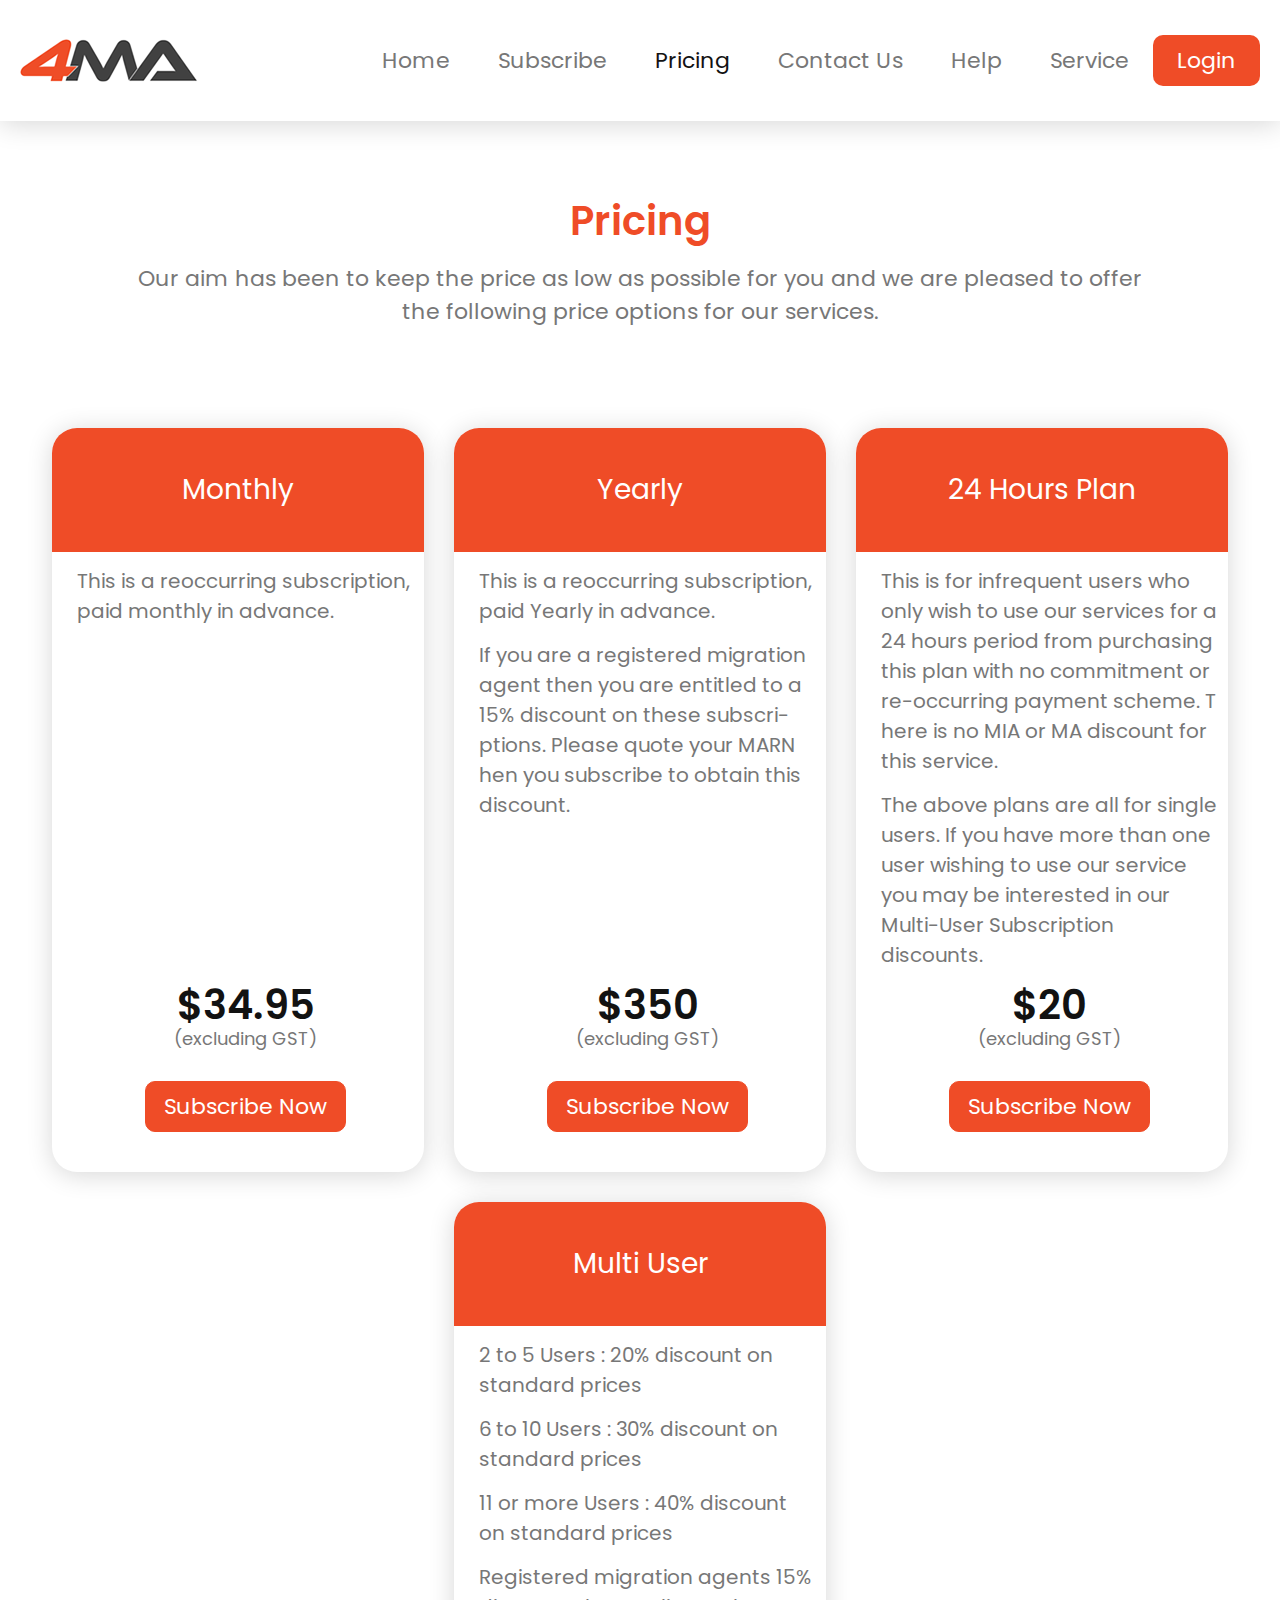
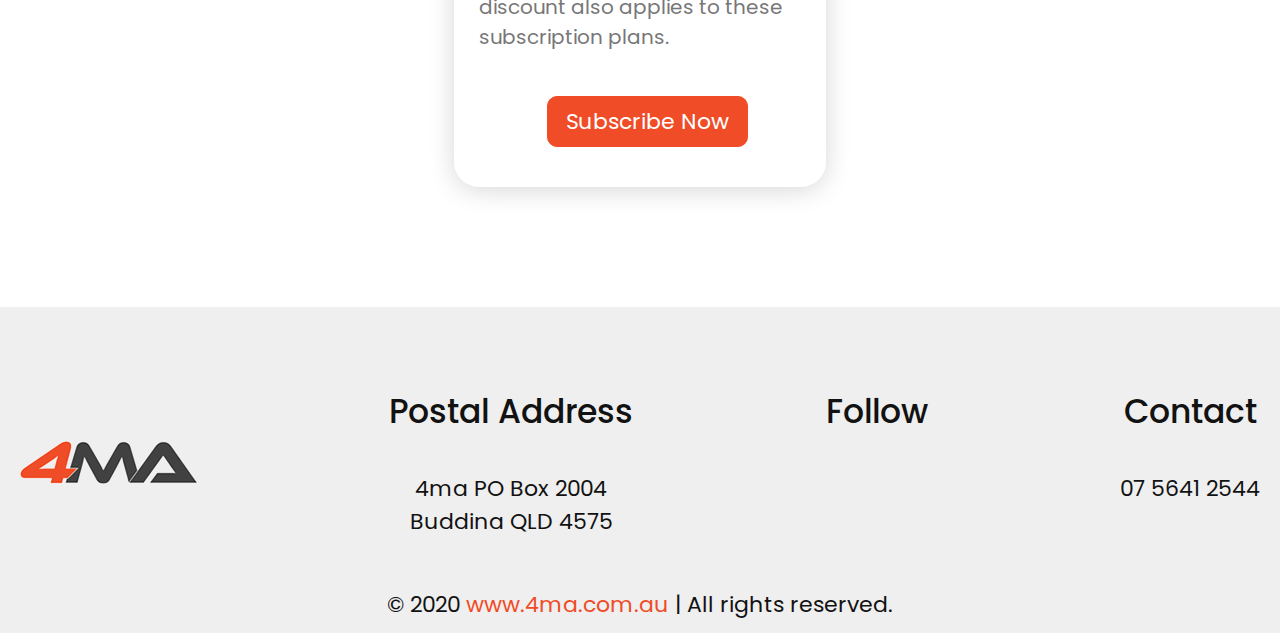
<file: pricing.html>
<!DOCTYPE html>
<html>
<head>
    <meta charset='utf-8'>
    <meta http-equiv='X-UA-Compatible' content='IE=edge'>
    <title>Migration</title>
    <meta name='viewport' content='width=device-width, initial-scale=1'>
    <link rel='stylesheet' type='text/css' media='screen' href='css/main.css'>
    <link rel="stylesheet" href="https://use.fontawesome.com/releases/v5.14.0/css/all.css" integrity="sha384-HzLeBuhoNPvSl5KYnjx0BT+WB0QEEqLprO+NBkkk5gbc67FTaL7XIGa2w1L0Xbgc" crossorigin="anonymous">
</head>
<body>
    <!--HEADER ODERS START-->
    <section class="header-oder header-gl">
        <header>
            <div class="logo-img">
                <a href="index.html"><img src="images/logo.png" alt="logo"></a>
            </div>
            <nav>
                <ul>
                    <li><a href="index.html">Home</a></li>
                    <li><a href="subscribe.html">Subscribe</a></li>
                    <li><a class="active" href="pricing.html">Pricing</a></li>
                    <li><a href="contact.html">Contact Us</a></li>
                    <li><a href="help.html">Help</a></li>
                    <li><a href="service.html">Service</a></li>
                    <li class="log-li"><a href="login.html">Login</a></li>
                </ul>
            </nav>
            <div class="hamb-btn">
                <i class="fas fa-bars"></i>
            </div>
        </header>
    </section>
    <!--HEADER ODERS END-->

    <!--PRICING START-->
    <section class="pricing-cards-section">
        <h2>Pricing</h2>
        <p>Our aim has been to keep the price as low as possible for you and we are pleased to offer the following price options for our services.</p>
        <div class="pricing-cards">
            <div class="pricing-card">
                <div class="pricing-card-top">
                    <div class="pricing-card-top-orange">
                        <p>Monthly</p>
                    </div>
                    <div class="pricing-card-bottom-top">
                        <p>This is a reoccurring subscription, paid monthly in advance.</p>
                    </div>
                </div>
                <div class="pricing-card-bottom">
                    <div class="pricing-card-bottom-bottom">
                        <p>$34.95</p>
                        <p>(excluding GST)</p>
                        <a href="subscribe.html">Subscribe Now</a>
                    </div>
                </div>
            </div>
            <div class="pricing-card">
                <div class="pricing-card-top">
                    <div class="pricing-card-top-orange">
                        <p>Yearly</p>
                    </div>
                    <div class="pricing-card-bottom-top">
                        <p>This is a reoccurring subscription, paid Yearly in advance.</p>
                        <p>If you are a registered migration agent then you are entitled to a 15% discount on these subscri- ptions. Please quote your MARN hen you subscribe to obtain this discount.</p>
                    </div>
                </div>
                <div class="pricing-card-bottom">
                    <div class="pricing-card-bottom-bottom">
                        <p>$350</p>
                        <p>(excluding GST)</p>
                        <a href="subscribe.html">Subscribe Now</a>
                    </div>
                </div>
            </div>
            <div class="pricing-card">
                <div class="pricing-card-top">
                    <div class="pricing-card-top-orange">
                        <p>24 Hours Plan</p>
                    </div>
                    <div class="pricing-card-bottom-top">
                        <p>This is for infrequent users who only wish to use our services for a 24 hours period from purchasing this plan with no commitment or re-occurring payment scheme. T here is no MIA or MA discount for this service.</p>
                        <p>The above plans are all for single users. If you have more than one user wishing to use our service you may be interested in our Multi-User Subscription discounts.</p>
                    </div>
                </div>
                <div class="pricing-card-bottom">
                    <div class="pricing-card-bottom-bottom">
                        <p>$20</p>
                        <p>(excluding GST)</p>
                        <a href="subscribe.html">Subscribe Now</a>
                    </div>
                </div>
            </div>
            <div class="pricing-card">
                <div class="pricing-card-top">
                    <div class="pricing-card-top-orange">
                        <p>Multi User</p>
                    </div>
                    <div class="pricing-card-bottom-top">
                        <p>2 to 5 Users : 20% discount on standard prices</p>
                        <p>6 to 10 Users : 30% discount on standard prices</p>
                        <p>11 or more Users : 40% discount on standard prices</p>
                        <p>Registered migration agents 15% discount also applies to these subscription plans.</p>
                    </div>
                </div>
                <div class="pricing-card-bottom">
                    <div class="pricing-card-bottom-bottom">
                        <a href="subscribe.html">Subscribe Now</a>
                    </div>
                </div>
            </div>
            
        </div>
    </section>
    <!--PRICING END-->

    <!--FOOTER START-->
        <section>
            <footer>
                <div class="footer-top">
                    <div class="footer-logo">
                        <img src="images/logo.png" alt="logo">
                    </div>
                    <div class="footer-post-adress">
                        <p>Postal Address</p>
                        <div class="adress-info">
                            <p>4ma PO Box 2004</p>
                            <p>Buddina QLD 4575</p>
                        </div>
                    </div>
                    <div class="footer-follow">
                        <p>Follow</p>
                        <div class="links">
                            <a href="#"><i class="fab fa-twitter"></i></a>
                            <a href="#"><i class="fab fa-linkedin-in"></i></a>
                            <a href="#"><i class="fab fa-instagram-square"></i></a>
                            <a href="#"><i class="fab fa-facebook-f"></i></a>
                        </div>
                    </div>
                    <div class="footer-contact">
                        <p>Contact</p>
                        <div class="contact-info">
                            <p>07 5641 2544</p>
                        </div>
                    </div>
                </div>
                <div class="footer-bottom">
                    <p>© 2020 <a href="www.4ma.com.au">www.4ma.com.au</a> | All rights reserved.</p>
                </div>
            </footer>
        </section>
    <!--FOOTER END-->


    

    
    <script src="js/main.js"></script>
</body>
</html>
</file>
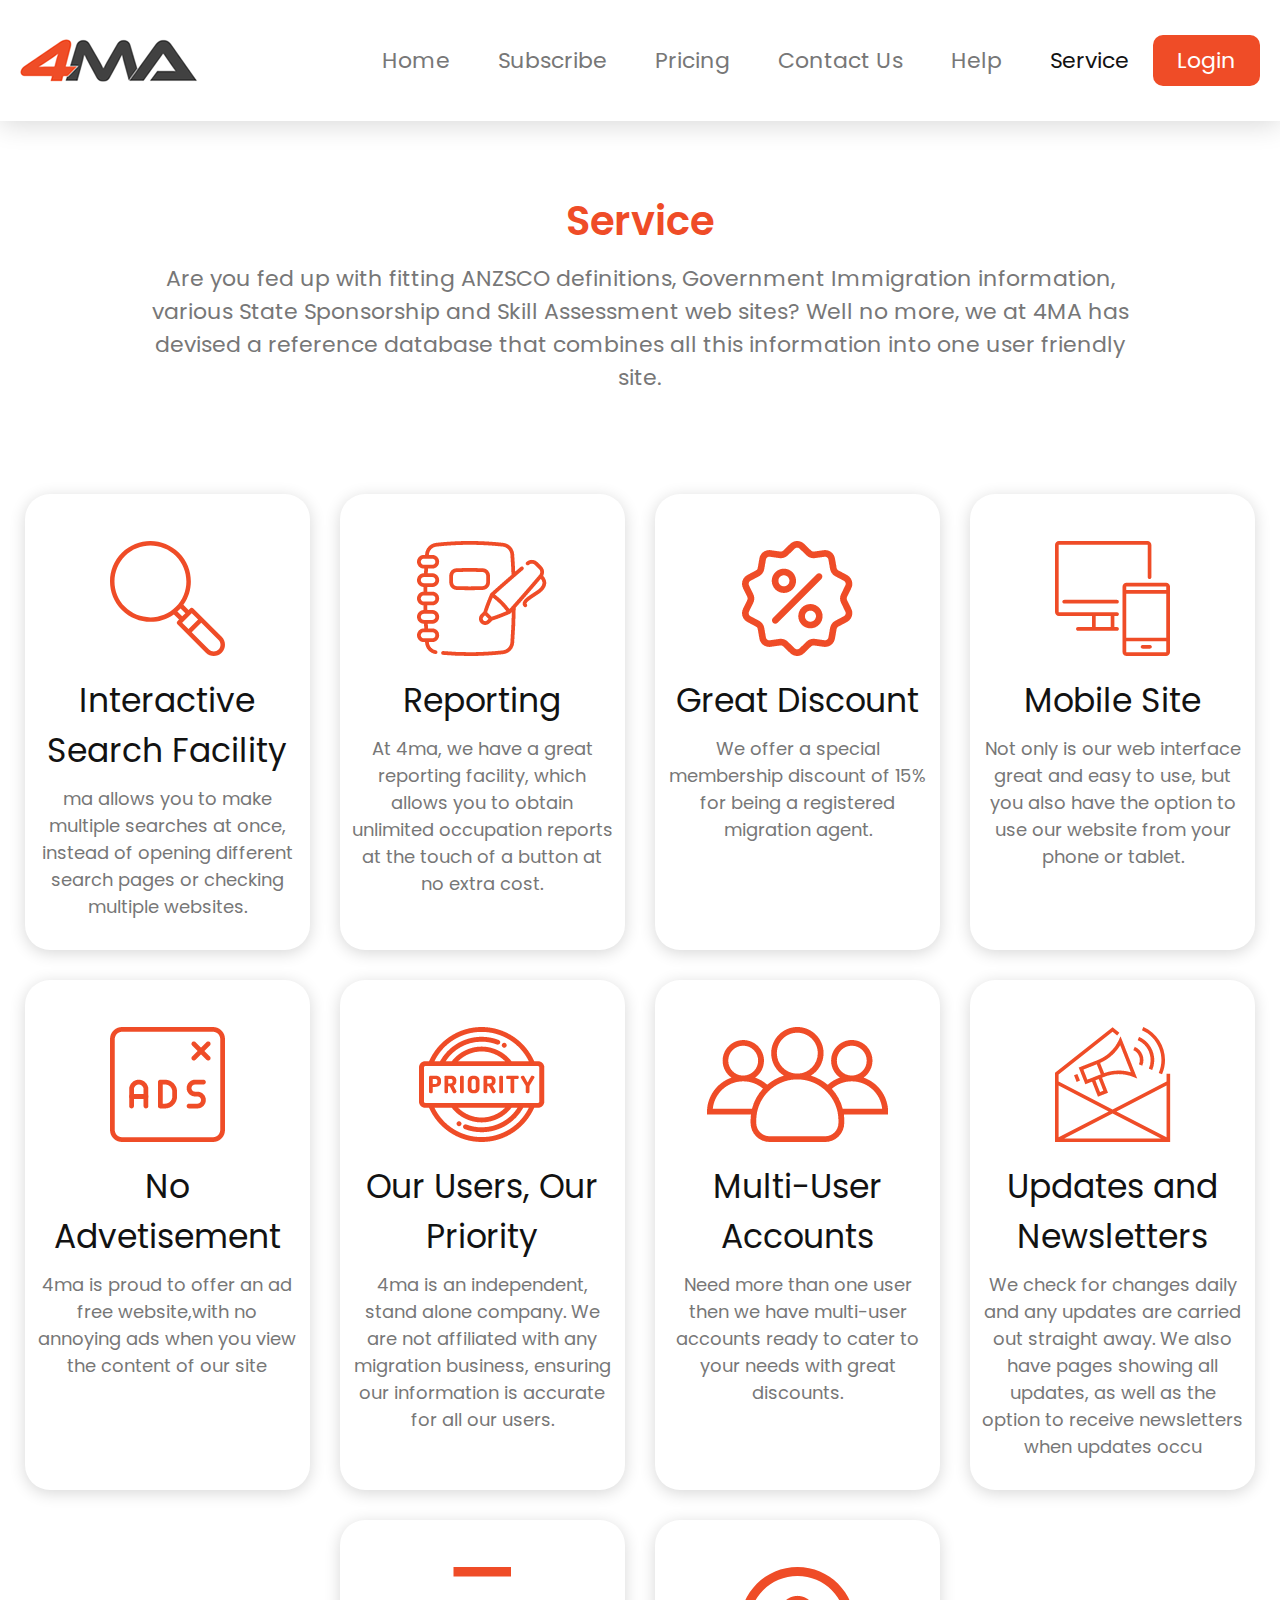
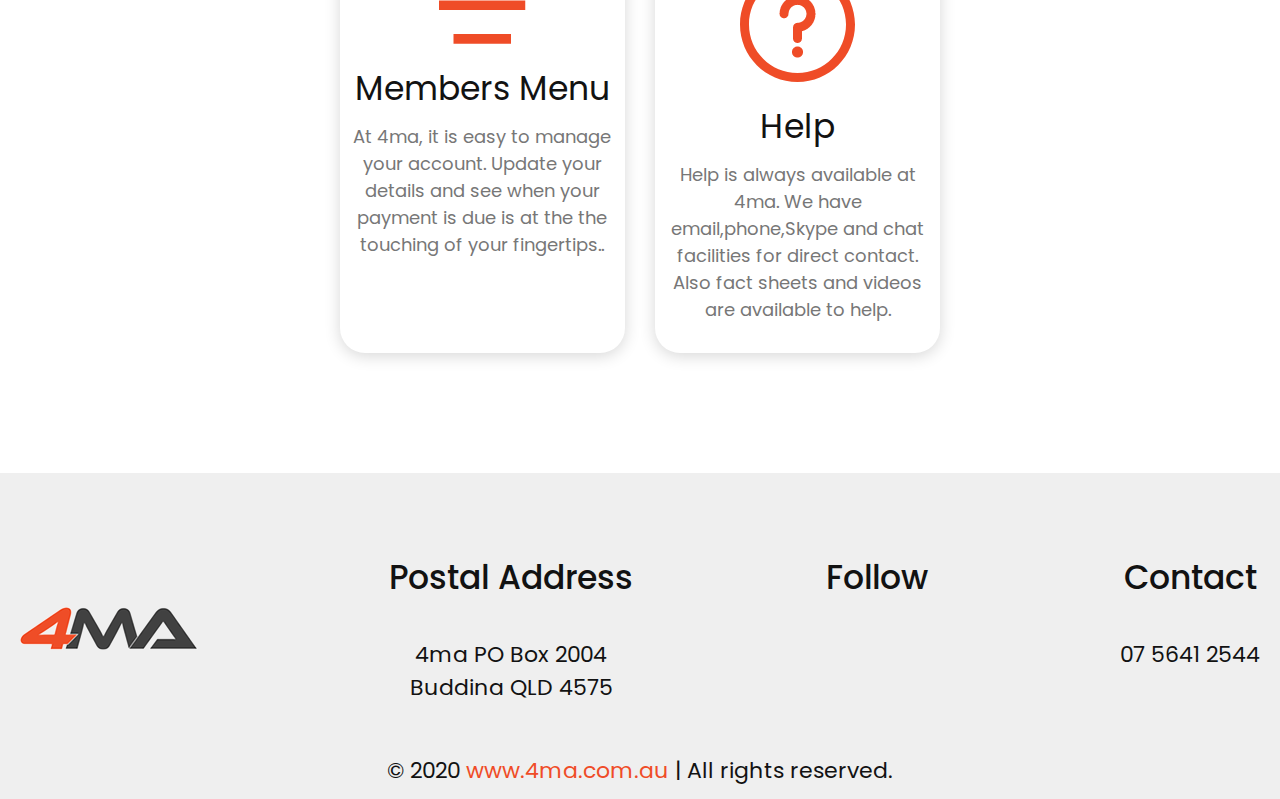
<file: service.html>
<!DOCTYPE html>
<html>
<head>
    <meta charset='utf-8'>
    <meta http-equiv='X-UA-Compatible' content='IE=edge'>
    <title>Migration</title>
    <meta name='viewport' content='width=device-width, initial-scale=1'>
    <link rel='stylesheet' type='text/css' media='screen' href='css/main.css'>
    <link rel="stylesheet" href="https://use.fontawesome.com/releases/v5.14.0/css/all.css" integrity="sha384-HzLeBuhoNPvSl5KYnjx0BT+WB0QEEqLprO+NBkkk5gbc67FTaL7XIGa2w1L0Xbgc" crossorigin="anonymous">
</head>
<body>
    <!--HEADER ODERS START-->
    <section class="header-oder header-gl">
        <header>
            <div class="logo-img">
                <a href="index.html"><img src="images/logo.png" alt="logo"></a>
            </div>
            <nav>
                <ul>
                    <li><a href="index.html">Home</a></li>
                    <li><a href="subscribe.html">Subscribe</a></li>
                    <li><a href="pricing.html">Pricing</a></li>
                    <li><a href="contact.html">Contact Us</a></li>
                    <li><a href="help.html">Help</a></li>
                    <li><a class="active" href="service.html">Service</a></li>
                    <li class="log-li"><a href="login.html">Login</a></li>
                </ul>
            </nav>
            <div class="hamb-btn">
                <i class="fas fa-bars"></i>
            </div>
        </header>
    </section>
    <!--HEADER ODERS END-->

    <!--SERVICE START-->
    <section class="service-cards-section">
        <h2>Service</h2>
        <p>Are you fed up with fitting ANZSCO definitions, Government Immigration information, various State Sponsorship and Skill Assessment web sites? Well no more, we at 4MA has devised a reference database that combines all this information into one user friendly site.</p>
        <div class="service-cards">
            <div class="service-card">
                <img src="images/Path 2.png" alt="">
                <p>Interactive Search Facility</p>
                <p>ma allows you to make multiple searches at once, instead of opening different search pages or checking multiple websites.</p>
            </div>
            <div class="service-card">
                <img src="images/adress-book.png" alt="">
                <p>Reporting</p>
                <p>At 4ma, we have a great reporting facility, which allows you to obtain unlimited occupation reports at the touch of a button at no extra cost.</p>
            </div>
            <div class="service-card">
                <img src="images/discount.png" alt="">
                <p>Great Discount</p>
                <p>We offer a special membership discount of 15% for being a registered migration agent.</p>
            </div>
            <div class="service-card">
                <img src="images/devices.png" alt="">
                <p>Mobile Site</p>
                <p>Not only is our web interface great and easy to use, but you also have the option to use our website from your phone or tablet.</p>
            </div>

            <div class="service-card">
                <img src="images/Group 124.png" alt="">
                <p>No Advetisement</p>
                <p>4ma is proud to offer an ad free website,with no annoying ads when you view the content of our site</p>
            </div>
            <div class="service-card">
                <img src="images/priority.png" alt="">
                <p>Our Users, Our Priority</p>
                <p>4ma is an independent, stand alone company. We are not affiliated with any migration business, ensuring our information is accurate for all our users.</p>
            </div>
            <div class="service-card">
                <img src="images/group (2).png" alt="">
                <p>Multi-User Accounts</p>
                <p>Need more than one user then we have multi-user accounts ready to cater to your needs with great discounts.</p>
            </div>
            <div class="service-card">
                <img src="images/newsletter.png" alt="">
                <p>Updates and Newsletters</p>
                <p>We check for changes daily and any updates are carried out straight away. We also have pages showing all updates, as well as the option to receive newsletters when updates occu</p>
            </div>

            <div class="service-card">
                <img src="images/Path 115.png" alt="">
                <p>Members Menu</p>
                <p>At 4ma, it is easy to manage your account. Update your details and see when your payment is due is at the the touching of your fingertips..</p>
            </div>
            <div class="service-card">
                <img src="images/information.png" alt="">
                <p>Help</p>
                <p>Help is always available at 4ma. We have email,phone,Skype and chat facilities for direct contact. Also fact sheets and videos are available to help.</p>
            </div>
        </div>
    </section>
    <!--SERVICE END-->

    <!--FOOTER START-->
        <section>
            <footer>
                <div class="footer-top">
                    <div class="footer-logo">
                        <img src="images/logo.png" alt="logo">
                    </div>
                    <div class="footer-post-adress">
                        <p>Postal Address</p>
                        <div class="adress-info">
                            <p>4ma PO Box 2004</p>
                            <p>Buddina QLD 4575</p>
                        </div>
                    </div>
                    <div class="footer-follow">
                        <p>Follow</p>
                        <div class="links">
                            <a href="#"><i class="fab fa-twitter"></i></a>
                            <a href="#"><i class="fab fa-linkedin-in"></i></a>
                            <a href="#"><i class="fab fa-instagram-square"></i></a>
                            <a href="#"><i class="fab fa-facebook-f"></i></a>
                        </div>
                    </div>
                    <div class="footer-contact">
                        <p>Contact</p>
                        <div class="contact-info">
                            <p>07 5641 2544</p>
                        </div>
                    </div>
                </div>
                <div class="footer-bottom">
                    <p>© 2020 <a href="www.4ma.com.au">www.4ma.com.au</a> | All rights reserved.</p>
                </div>
            </footer>
        </section>
    <!--FOOTER END-->


    

    
    <script src="js/main.js"></script>
</body>
</html>
</file>
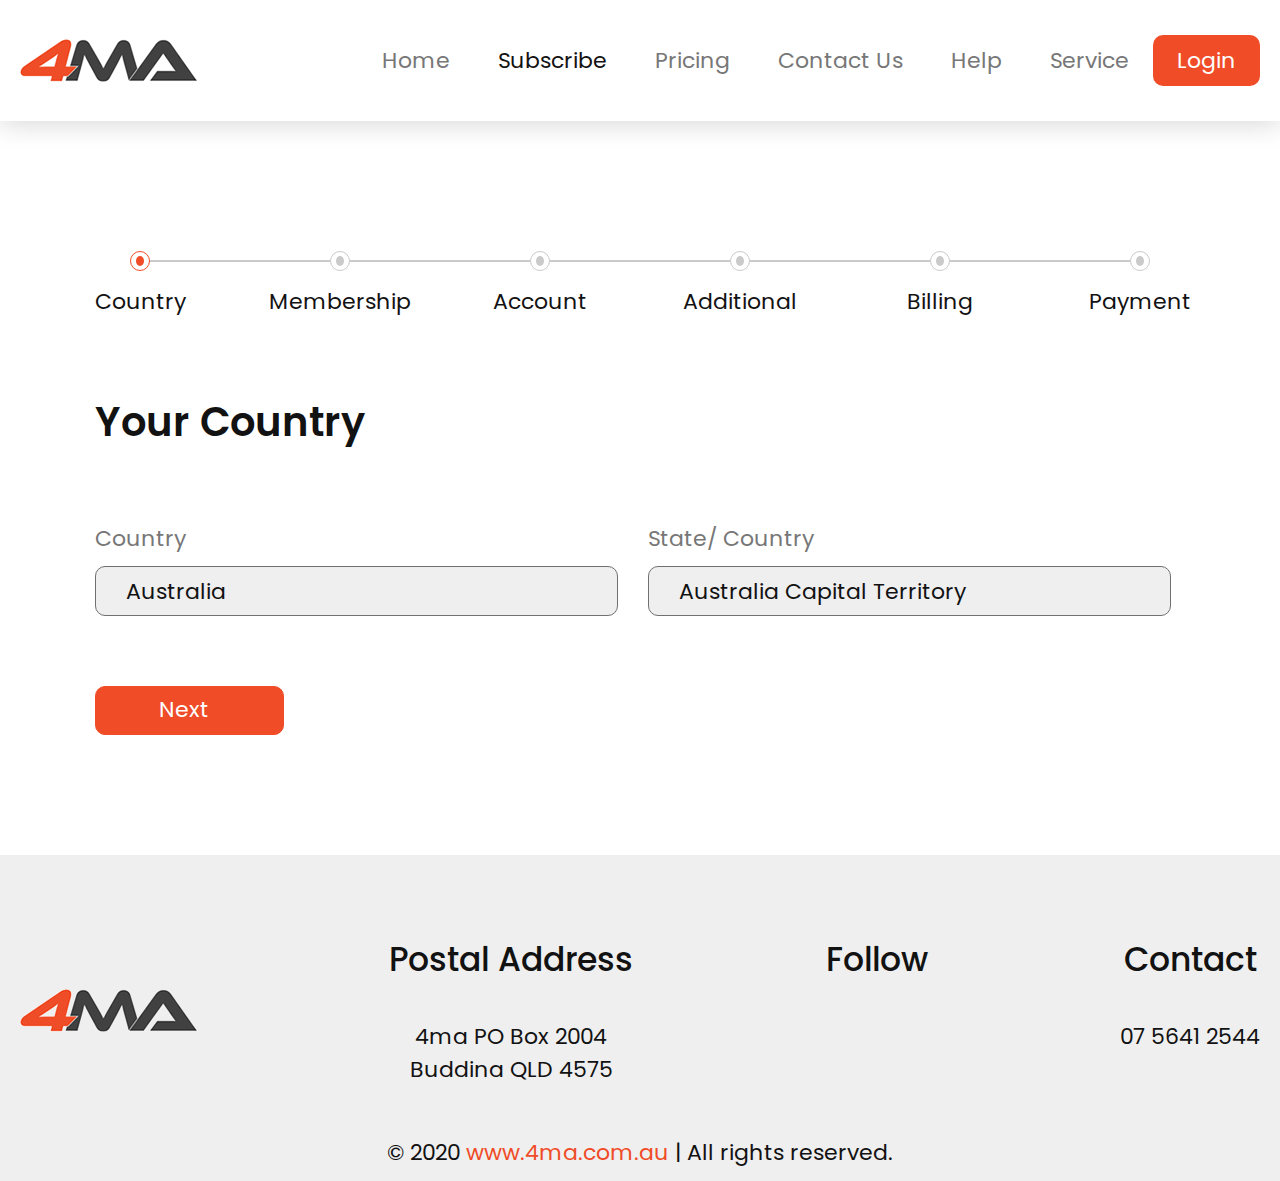
<file: subscribe.html>
<!DOCTYPE html>
<html>
<head>
    <meta charset='utf-8'>
    <meta http-equiv='X-UA-Compatible' content='IE=edge'>
    <title>Migration</title>
    <meta name='viewport' content='width=device-width, initial-scale=1'>
    <link rel='stylesheet' type='text/css' media='screen' href='css/main.css'>
    <link rel="stylesheet" href="https://use.fontawesome.com/releases/v5.14.0/css/all.css" integrity="sha384-HzLeBuhoNPvSl5KYnjx0BT+WB0QEEqLprO+NBkkk5gbc67FTaL7XIGa2w1L0Xbgc" crossorigin="anonymous">
</head>
<body>
    <!--HEADER ODERS START-->
    <section class="header-oder header-gl">
        <header>
            <div class="logo-img">
                <a href="index.html"><img src="images/logo.png" alt="logo"></a>
            </div>
            <nav>
                <ul>
                    <li><a href="index.html">Home</a></li>
                    <li><a class="active" href="subscribe.html">Subscribe</a></li>
                    <li><a href="pricing.html">Pricing</a></li>
                    <li><a href="contact.html">Contact Us</a></li>
                    <li><a href="help.html">Help</a></li>
                    <li><a href="service.html">Service</a></li>
                    <li class="log-li"><a href="login.html">Login</a></li>
                </ul>
            </nav>
            <div class="hamb-btn">
                <i class="fas fa-bars"></i>
            </div>
        </header>
    </section>
    <!--HEADER ODERS END-->

    <!--SUBSCRIBE PAGE START-->
    <section class="subscribe-track">
        <div class="track-div active-track-div track-div-country">
            <div class="track-div-wrap">
                <div class="track-div-inner">
                </div>
            </div>
        </div>
        <div class="progress-line">

        </div>
        <div class="track-div track-div-membership">
            <div class="track-div-wrap">
                <div class="track-div-inner">
                </div>
            </div>
        </div>
        <div class="progress-line">

        </div>
        <div class="track-div track-div-account">
            <div class="track-div-wrap">
                <div class="track-div-inner">
                </div>
            </div>
        </div>
        <div class="progress-line">

        </div>
        <div class="track-div track-div-additional">
            <div class="track-div-wrap">
                <div class="track-div-inner">
                </div>
            </div>
        </div>
        <div class="progress-line">

        </div>
        <div class="track-div track-div-billing">
            <div class="track-div-wrap">
                <div class="track-div-inner">
                </div>
            </div>
        </div>
        <div class="progress-line">

        </div>
        <div class="track-div track-div-payment">
            <div class="track-div-wrap">
                <div class="track-div-inner">
                </div>
            </div>
        </div>
    </section>

    <section class="subscribe-form">
        <form action="">
            <div class="country-form">
                <h2>Your Country</h2>
                <div class="country-form-inputs">
                    <div class="country-select">
                        <p>Country</p>
                        <div class="select-contact-type-input">
                            <select name="country-name" id="country-select">
                                <option value="australia">Australia</option>
                            </select>
                        </div>
                    </div>

                    <div class="state-select">
                        <p>State/ Country</p>
                        <div class="select-contact-type-input">
                            <select name="state-name" id="state-select">
                                <option value="australia-capital-territory">Australia Capital Territory</option>
                            </select>
                        </div>
                    </div>
                </div>
                <button class="form-next-button"><span>Next</span><i class="fas fa-arrow-right"></i></button>
            </div>
            
            <div class="member-form">
                <h2>Membership Type</h2>
                <div class="member-form-inputs">
                    <div class="membership-type-radio">
                        <div class="radio-item">
                            <input type="radio" id="standard" name="time-dur" value="standard">
                            <label for="standard">Standard</label>
                        </div>
                        
                        <div class="radio-item">
                            <input type="radio" id="oned" name="time-dur" value="oned">
                            <label for="oned">24 Hours</label>
                        </div>
                        <div class="radio-item">
                            <input type="radio" id="twow" name="time-dur" value="twow">
                            <label for="twow">14 Days Trial</label>
                        </div>
                    </div>
                    <div class="member-list-select">
                        <p>Membership List</p>
                        <div class="select-contact-type-input">
                            <select name="membership-list" id="membership-list-select">
                                <option value="subscription-standard">Subscription-standard</option>
                            </select>
                        </div>
                    </div>

                    <div class="member-option-select">
                        <p>Membership Option</p>
                        <div class="select-contact-type-input">
                            <select name="membership-option" id="membership-option-select">
                                <option value="month-one-auto">1 Month-Auto Renewing</option>
                            </select>
                        </div>
                    </div>
                    <div class="member-option-select">
                        <p>Multiuser</p>
                        <div class="select-contact-type-input">
                            <select name="membership-option" id="multiuser-select">
                                <option value="no">No</option>
                            </select>
                        </div>
                    </div>
                    <div class="membership-type-bot-div">
                        <p>Subscription<br><span>1 Month - Auto Renewing</span></p>
                        <p>Price<br><span>AUD $38.45 (including 10% GST)</span></p>
                    </div>
                </div>
                <button class="form-next-button"><span>Next</span><i class="fas fa-arrow-right"></i></button>
            </div>
            <div class="account-form">
                <h2>Account Information</h2>
                <div class="account-form-inputs">
                    <div class="account-form-input">
                        <p>MARN</p>
                        <input type="text" name="marn">
                    </div>
                    <div class="account-form-input">
                        <p>Login Username</p>
                        <input type="text" name="username">
                    </div>
                    <div class="account-form-input">
                        <p>First Name</p>
                        <input type="text" name="firstname">
                    </div>
                    <div class="account-form-input">
                        <p>Last Name</p>
                        <input type="text" name="marn">
                    </div>
                    <div class="account-form-input">
                        <p>Password</p>
                        <input type="password" name="pass">
                    </div>
                    <div class="account-form-input">
                        <p>Confirm Password</p>
                        <input type="password" name="confpass">
                    </div>
                    <div class="account-form-input">
                        <p>E-mail</p>
                        <input type="email" name="email">
                    </div>
                </div>
                <button class="form-next-button"><span>Next</span><i class="fas fa-arrow-right"></i></button>
            </div>
            <div class="additional-form">
                <h2>Additional Information</h2>
                <div class="additional-form-inputs">
                    <div class="where-hear-select">
                        <p>Where did you hear about 4ma ?</p>
                        <div class="select-contact-type-input">
                            <select name="where-hear" id="where-hear-select">
                                <option value="australia">Email Mail Out</option>
                            </select>
                        </div>
                    </div>
                </div>
                <button class="form-next-button"><span>Next</span><i class="fas fa-arrow-right"></i></button>
            </div>
            <div class="billing-form">
                <h2>Billing Information</h2>
                <div class="billing-form-inputs">
                    <div class="billing-form-input">
                        <p>Billing Address</p>
                        <input type="text" name="address">
                    </div>
                    <div class="billing-form-input">
                        <p>Address Line No 2</p>
                        <input type="text" name="addresstwo">
                    </div>
                    <div class="billing-form-input">
                        <p>Zip/ Postal Code</p>
                        <input type="text" name="postal-code">
                    </div>
                    <div class="billing-form-input">
                        <p>City</p>
                        <input type="text" name="city">
                    </div>
                    <div class="billing-form-input">
                        <p>Company (Optional)</p>
                        <input type="text" name="company">
                    </div>
                    <div class="billing-form-input">
                        <p>Contact Phone (Optional)</p>
                        <input type="text" name="phone">
                    </div>
                </div>
                <button class="form-next-button"><span>Next</span><i class="fas fa-arrow-right"></i></button>
            </div>
            <div class="payment-form">
                <h2>Payment Method</h2>
                <div class="payment-form-inputs">
                    <div class="payment-select">
                        <p>Payment Method</p>
                        <div class="select-contact-type-input">
                            <select name="payment-method" id="payment-select">
                                <option value="credit-card">Credit Card</option>
                            </select>
                        </div>
                    </div>
                    <div class="payment-type-radio">
                        <div class="radio-item">
                            <input type="radio" id="mastercard" name="payment-method" value="mastercard">
                            <label for="mastercard"><img src="images/Mask Group 1.png" alt="mastercard"></label>
                        </div>
                        
                        <div class="radio-item">
                            <input type="radio" id="visa" name="payment-method" value="visa">
                            <label for="visa"><img src="images/Mask Group 2.png" alt="visa"></label>
                        </div>
                    </div>

                    <div class="payment-how-div">
                        <a href="subscribe_offline.html">How to Subscribe Offline?</a>
                    </div>
                    <div class="payment-how-div">
                        <input type="checkbox" id="agree" name="agree">
                        <span class="checkmark"></span>
                        <label for="agree">I agree to </label>
                        <a href="terms_conditions.html">Terms and Conditions</a>
                    </div>
                </div>
                <input type="submit" class="form-next-button" value="Subscribe"> 
            </div>
        </form>
    </section>
    <!--SUBSCRIBE PAGE END-->

    <!--FOOTER START-->
        <section>
            <footer>
                <div class="footer-top">
                    <div class="footer-logo">
                        <img src="images/logo.png" alt="logo">
                    </div>
                    <div class="footer-post-adress">
                        <p>Postal Address</p>
                        <div class="adress-info">
                            <p>4ma PO Box 2004</p>
                            <p>Buddina QLD 4575</p>
                        </div>
                    </div>
                    <div class="footer-follow">
                        <p>Follow</p>
                        <div class="links">
                            <a href="#"><i class="fab fa-twitter"></i></a>
                            <a href="#"><i class="fab fa-linkedin-in"></i></a>
                            <a href="#"><i class="fab fa-instagram-square"></i></a>
                            <a href="#"><i class="fab fa-facebook-f"></i></a>
                        </div>
                    </div>
                    <div class="footer-contact">
                        <p>Contact</p>
                        <div class="contact-info">
                            <p>07 5641 2544</p>
                        </div>
                    </div>
                </div>
                <div class="footer-bottom">
                    <p>© 2020 <a href="www.4ma.com.au">www.4ma.com.au</a> | All rights reserved.</p>
                </div>
            </footer>
        </section>
    <!--FOOTER END-->


    

    
    <script src="js/main.js"></script>
</body>
</html>
</file>
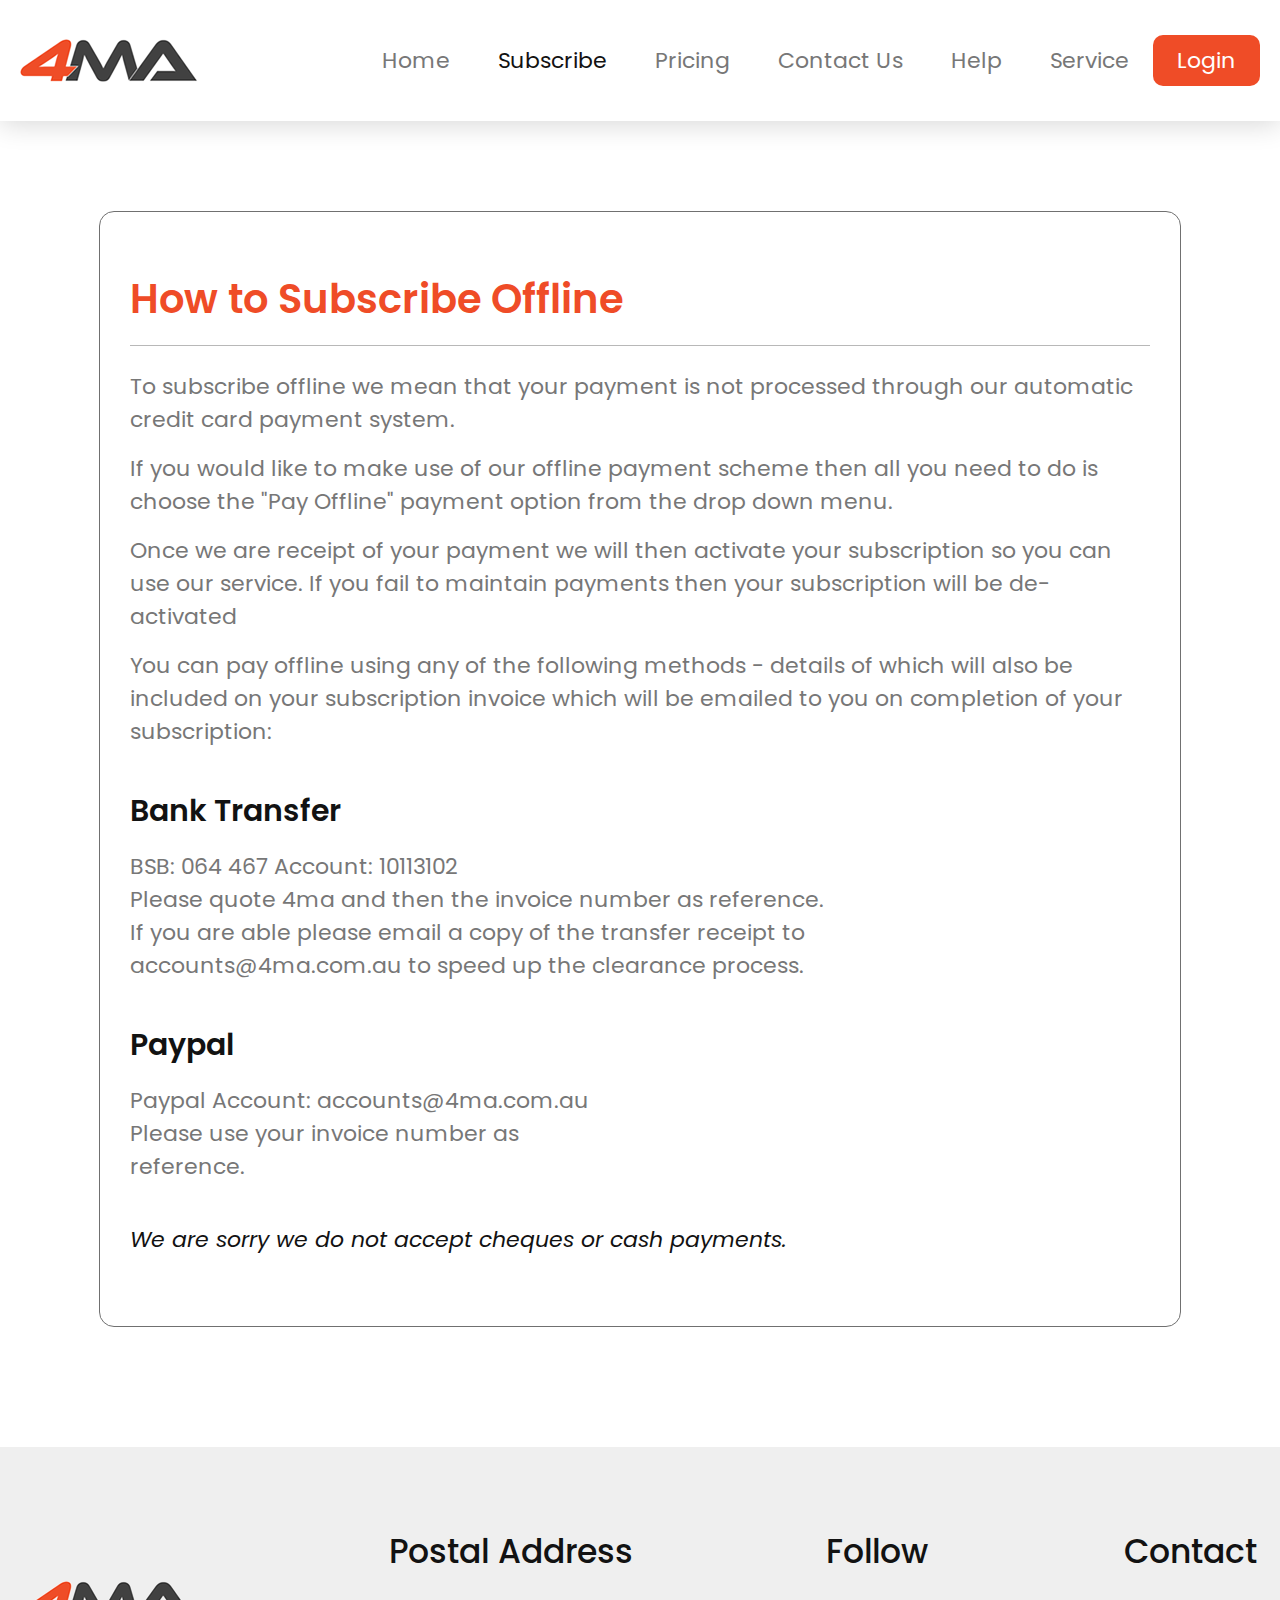
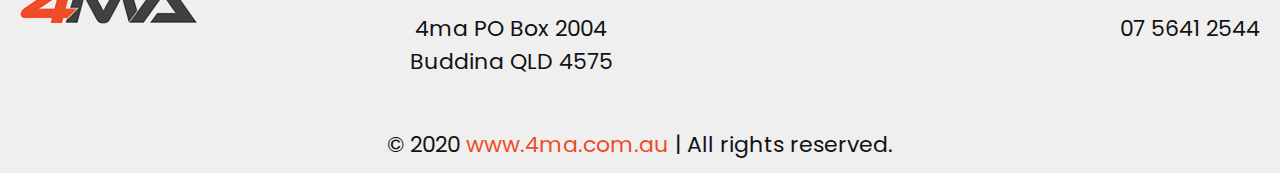
<file: subscribe_offline.html>
<!DOCTYPE html>
<html>
<head>
    <meta charset='utf-8'>
    <meta http-equiv='X-UA-Compatible' content='IE=edge'>
    <title>Migration</title>
    <meta name='viewport' content='width=device-width, initial-scale=1'>
    <link rel='stylesheet' type='text/css' media='screen' href='css/main.css'>
    <link rel="stylesheet" href="https://use.fontawesome.com/releases/v5.14.0/css/all.css" integrity="sha384-HzLeBuhoNPvSl5KYnjx0BT+WB0QEEqLprO+NBkkk5gbc67FTaL7XIGa2w1L0Xbgc" crossorigin="anonymous">
</head>
<body>
    <!--HEADER ODERS START-->
    <section class="header-oder header-gl">
        <header>
            <div class="logo-img">
                <a href="index.html"><img src="images/logo.png" alt="logo"></a>
            </div>
            <nav>
                <ul>
                    <li><a href="index.html">Home</a></li>
                    <li><a class="active" href="subscribe.html">Subscribe</a></li>
                    <li><a href="pricing.html">Pricing</a></li>
                    <li><a href="contact.html">Contact Us</a></li>
                    <li><a href="help.html">Help</a></li>
                    <li><a href="service.html">Service</a></li>
                    <li class="log-li"><a href="login.html">Login</a></li>
                </ul>
            </nav>
            <div class="hamb-btn">
                <i class="fas fa-bars"></i>
            </div>
        </header>
    </section>
    <!--HEADER ODERS END-->

    <!--SUBSCRIBE OFFLINE START-->
    <section id="subscribe_offline">
        <div class="subscribe_offline-informations">
            <h2>How to Subscribe Offline</h2>
            <div class="subscribe_offline-section1">
                <p>To subscribe offline we mean that your payment is not processed through our automatic credit card payment system.</p>
                <p>If you would like to make use of our offline payment scheme then all you need to do is choose the "Pay Offline" payment option from the drop down menu.</p>
                <p>Once we are receipt of your payment we will then activate your subscription so you can use our service. If you fail to maintain payments then your subscription will be de-activated</p>
                <p>You can pay offline using any of the following methods - details of which will also be included on your subscription invoice which will be emailed to you on completion of your subscription:</p>
            </div>
            <div class="subscribe_offline-bank">
                <h3>Bank Transfer</h3>
                <p>BSB: 064 467 Account: 10113102<br>Please quote 4ma and then the invoice number as reference.<br>If you are able please email a copy of the transfer receipt to<br>accounts@4ma.com.au to speed up the clearance process.</p>
            
            </div>
            <div class="subscribe_offline-paypal">
                <h3>Paypal</h3>
                <p>Paypal Account: accounts@4ma.com.au<br>Please use your invoice number as<br>reference.</p>
            </div>
            <div class="subscribe_offline-sorry">
                <p>We are sorry we do not accept cheques or cash payments.</p>
            </div>
        </div>
    </section>
    <!--SUBSCRIBE OFFLINE END-->

    <!--FOOTER START-->
        <section>
            <footer>
                <div class="footer-top">
                    <div class="footer-logo">
                        <img src="images/logo.png" alt="logo">
                    </div>
                    <div class="footer-post-adress">
                        <p>Postal Address</p>
                        <div class="adress-info">
                            <p>4ma PO Box 2004</p>
                            <p>Buddina QLD 4575</p>
                        </div>
                    </div>
                    <div class="footer-follow">
                        <p>Follow</p>
                        <div class="links">
                            <a href="#"><i class="fab fa-twitter"></i></a>
                            <a href="#"><i class="fab fa-linkedin-in"></i></a>
                            <a href="#"><i class="fab fa-instagram-square"></i></a>
                            <a href="#"><i class="fab fa-facebook-f"></i></a>
                        </div>
                    </div>
                    <div class="footer-contact">
                        <p>Contact</p>
                        <div class="contact-info">
                            <p>07 5641 2544</p>
                        </div>
                    </div>
                </div>
                <div class="footer-bottom">
                    <p>© 2020 <a href="www.4ma.com.au">www.4ma.com.au</a> | All rights reserved.</p>
                </div>
            </footer>
        </section>
    <!--FOOTER END-->


    

    
    <script src="js/main.js"></script>
</body>
</html>
</file>
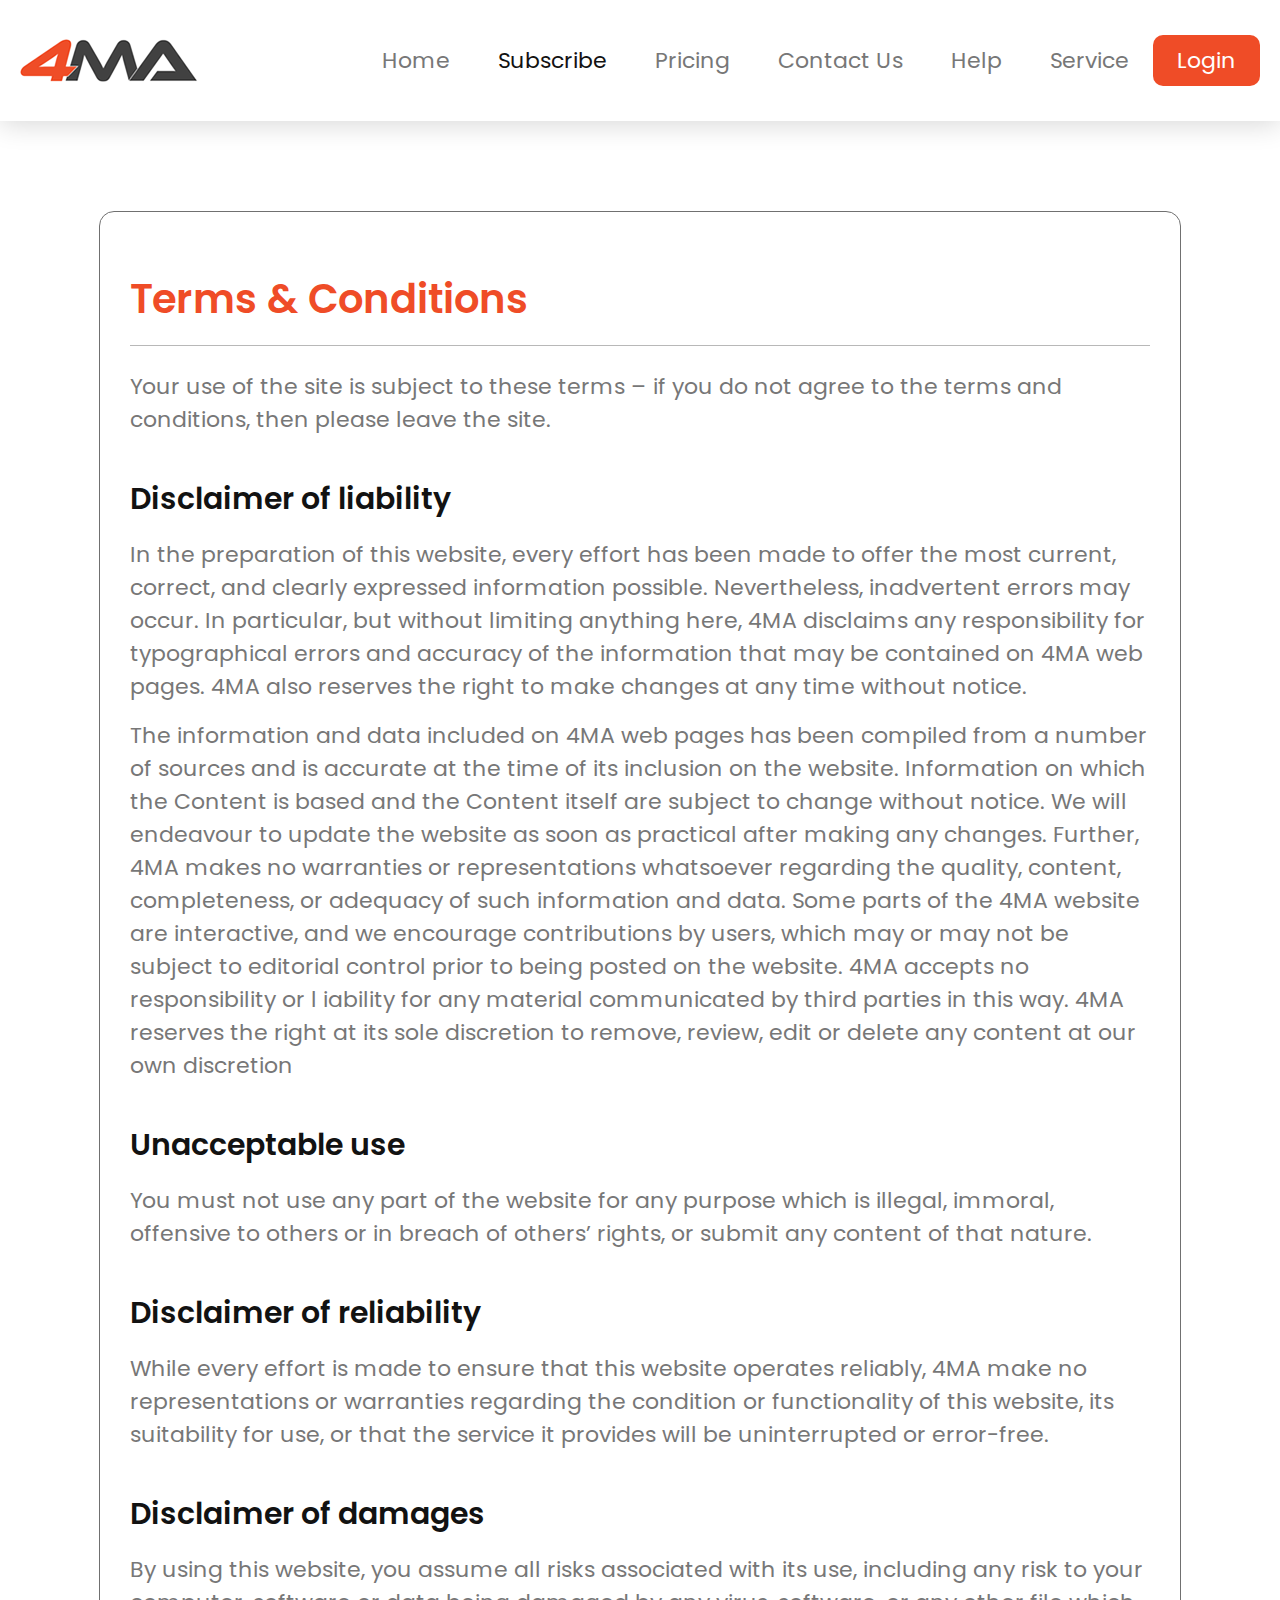
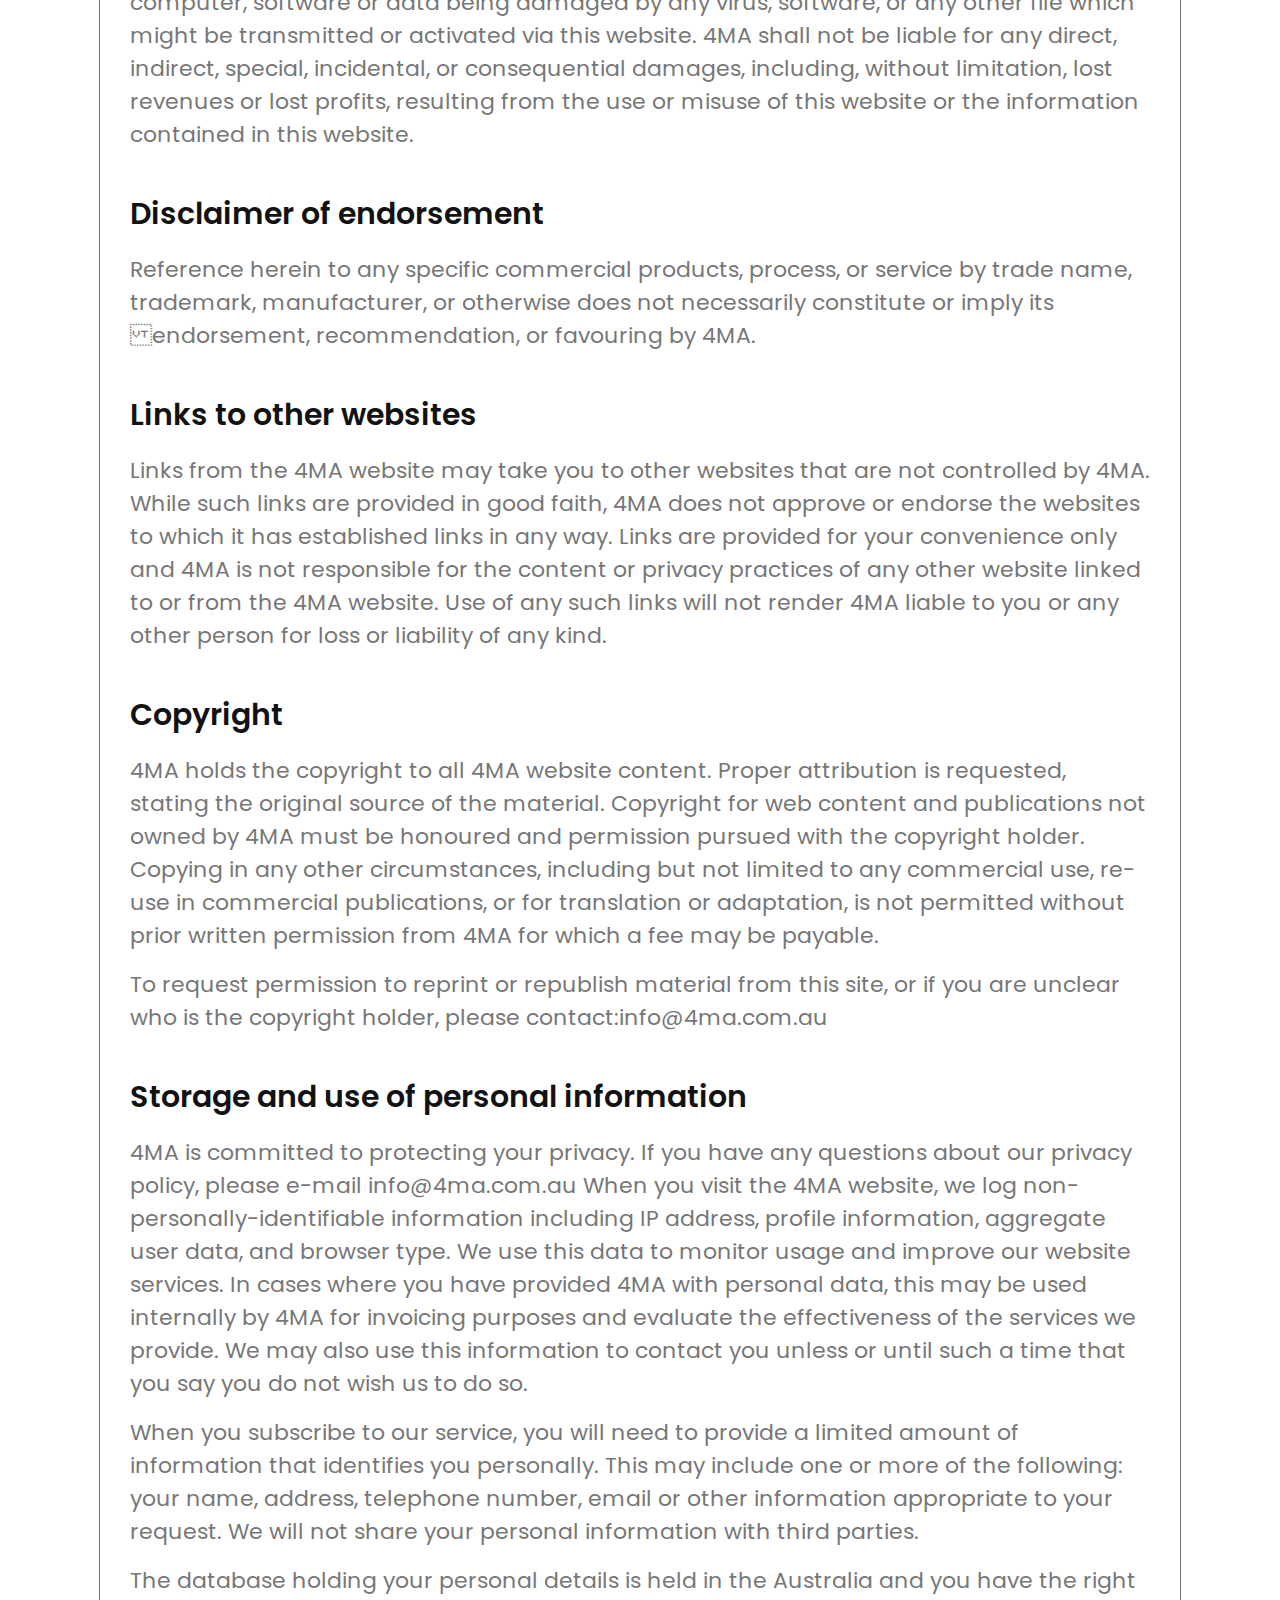
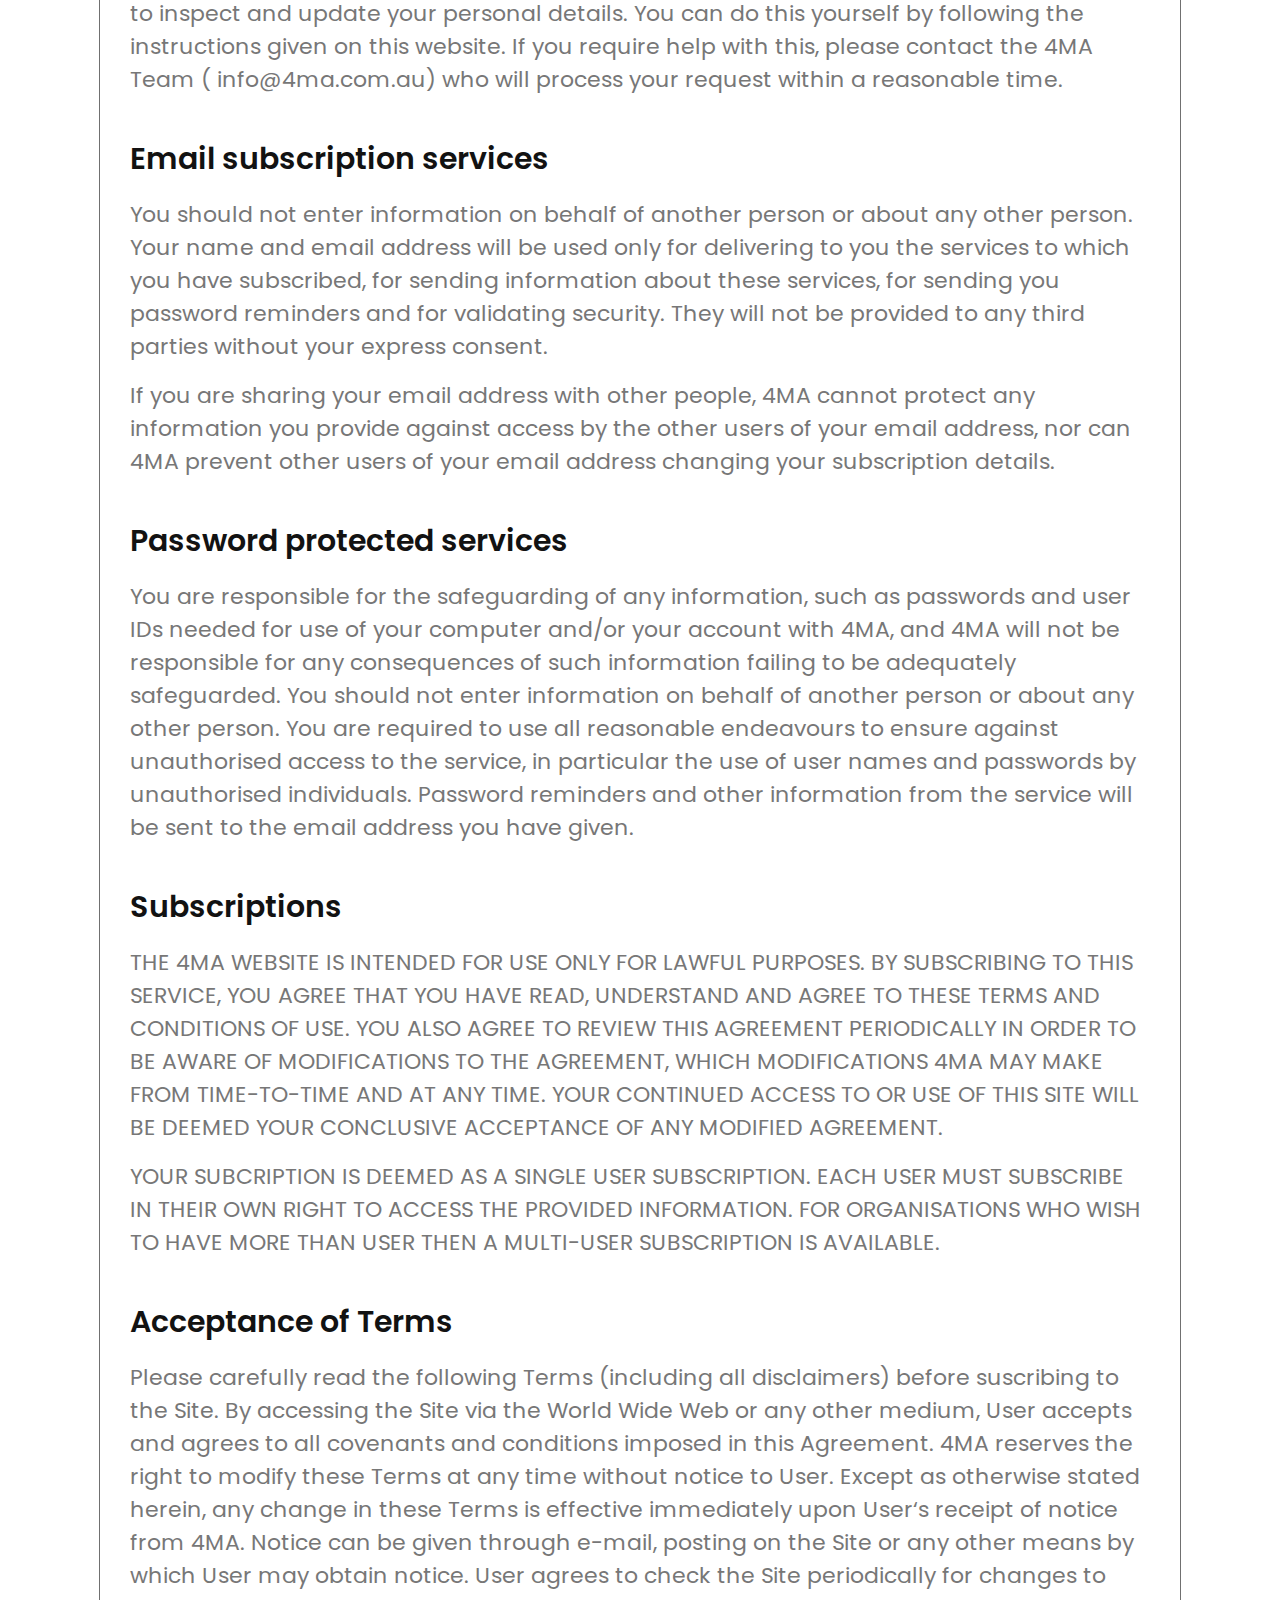
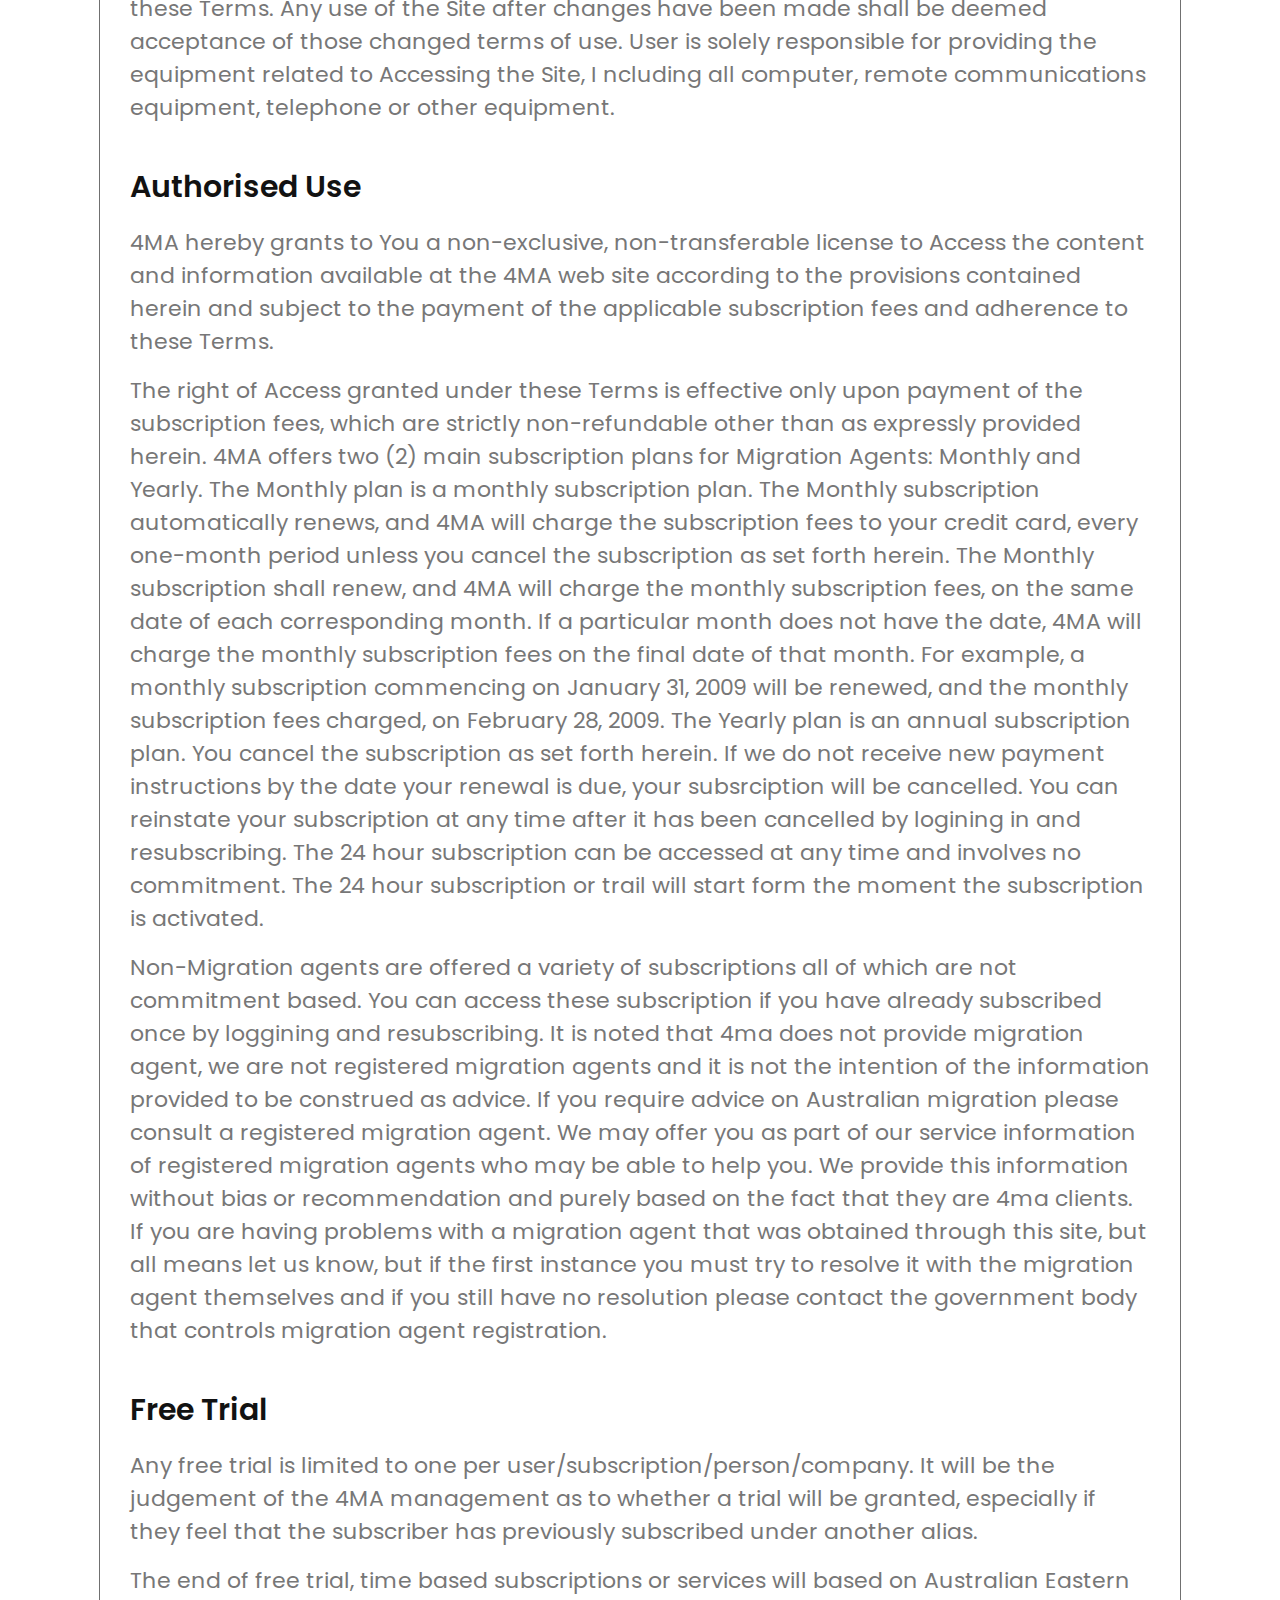
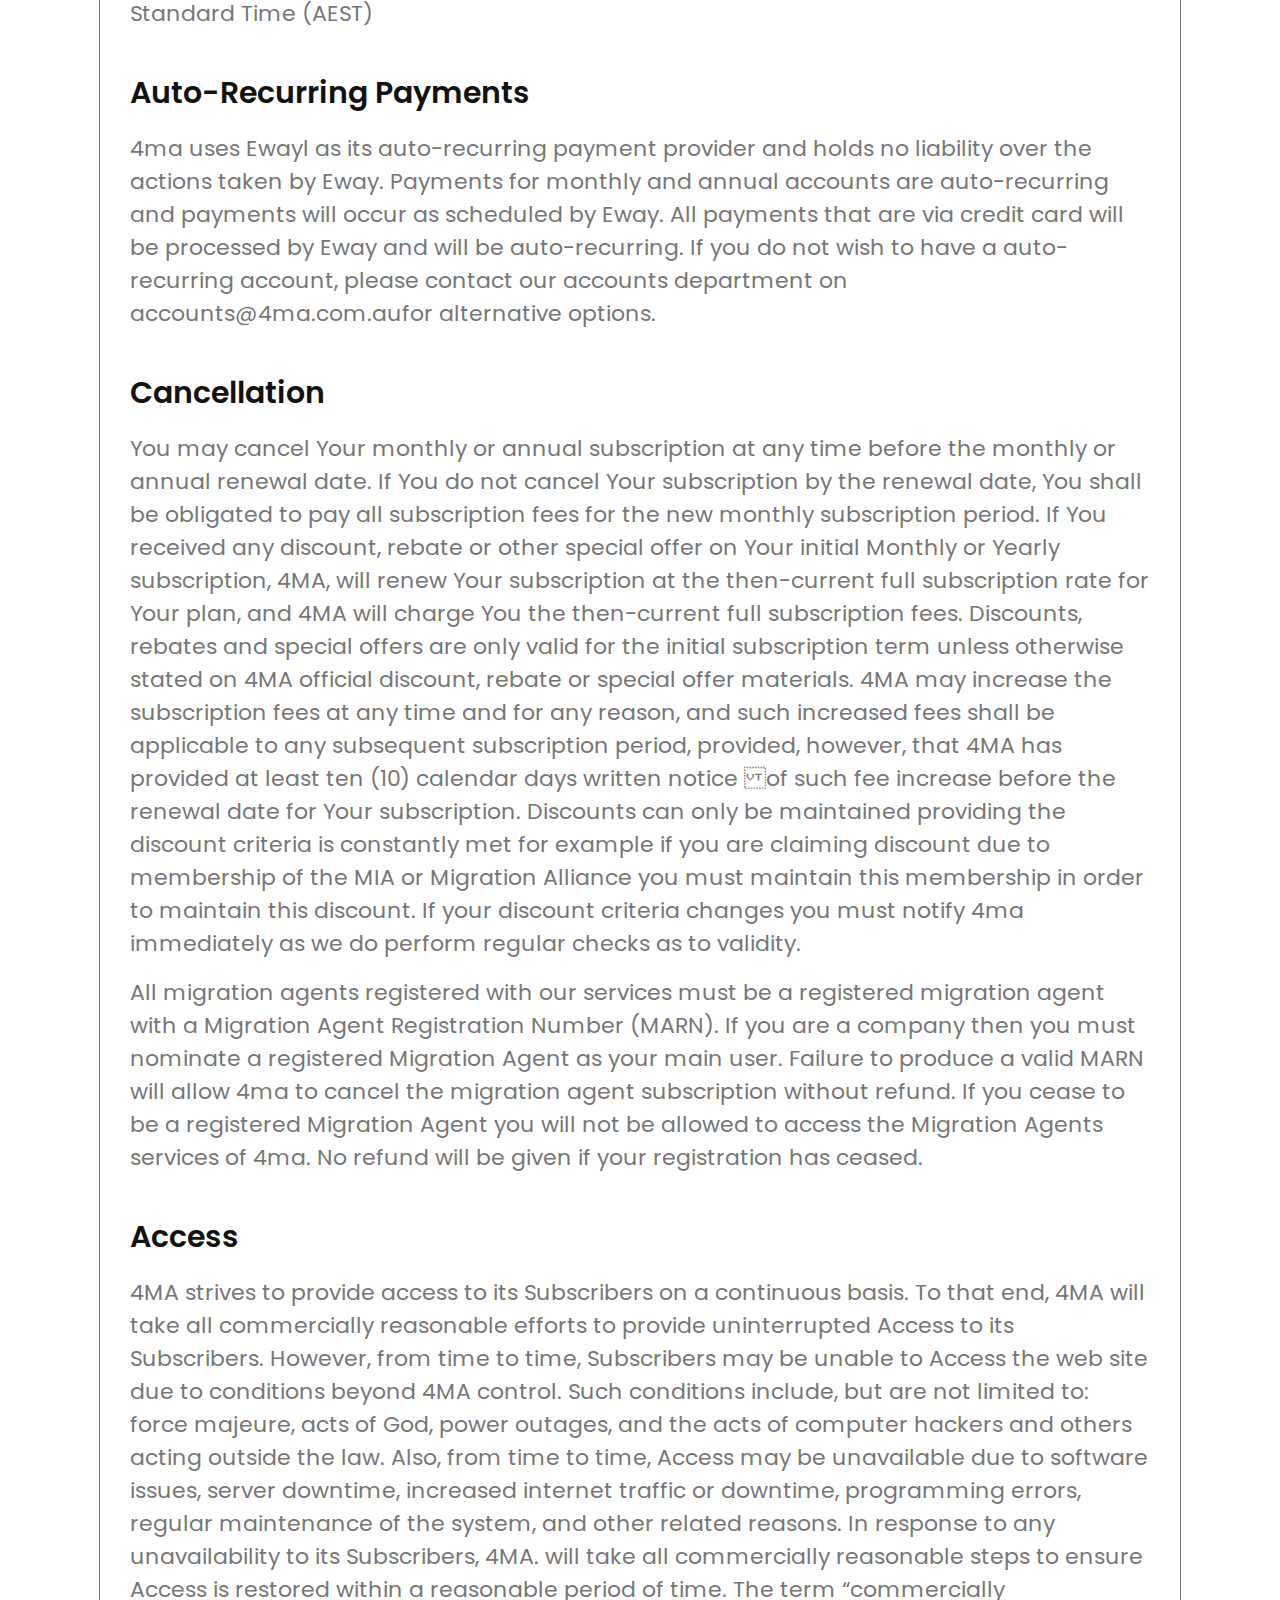
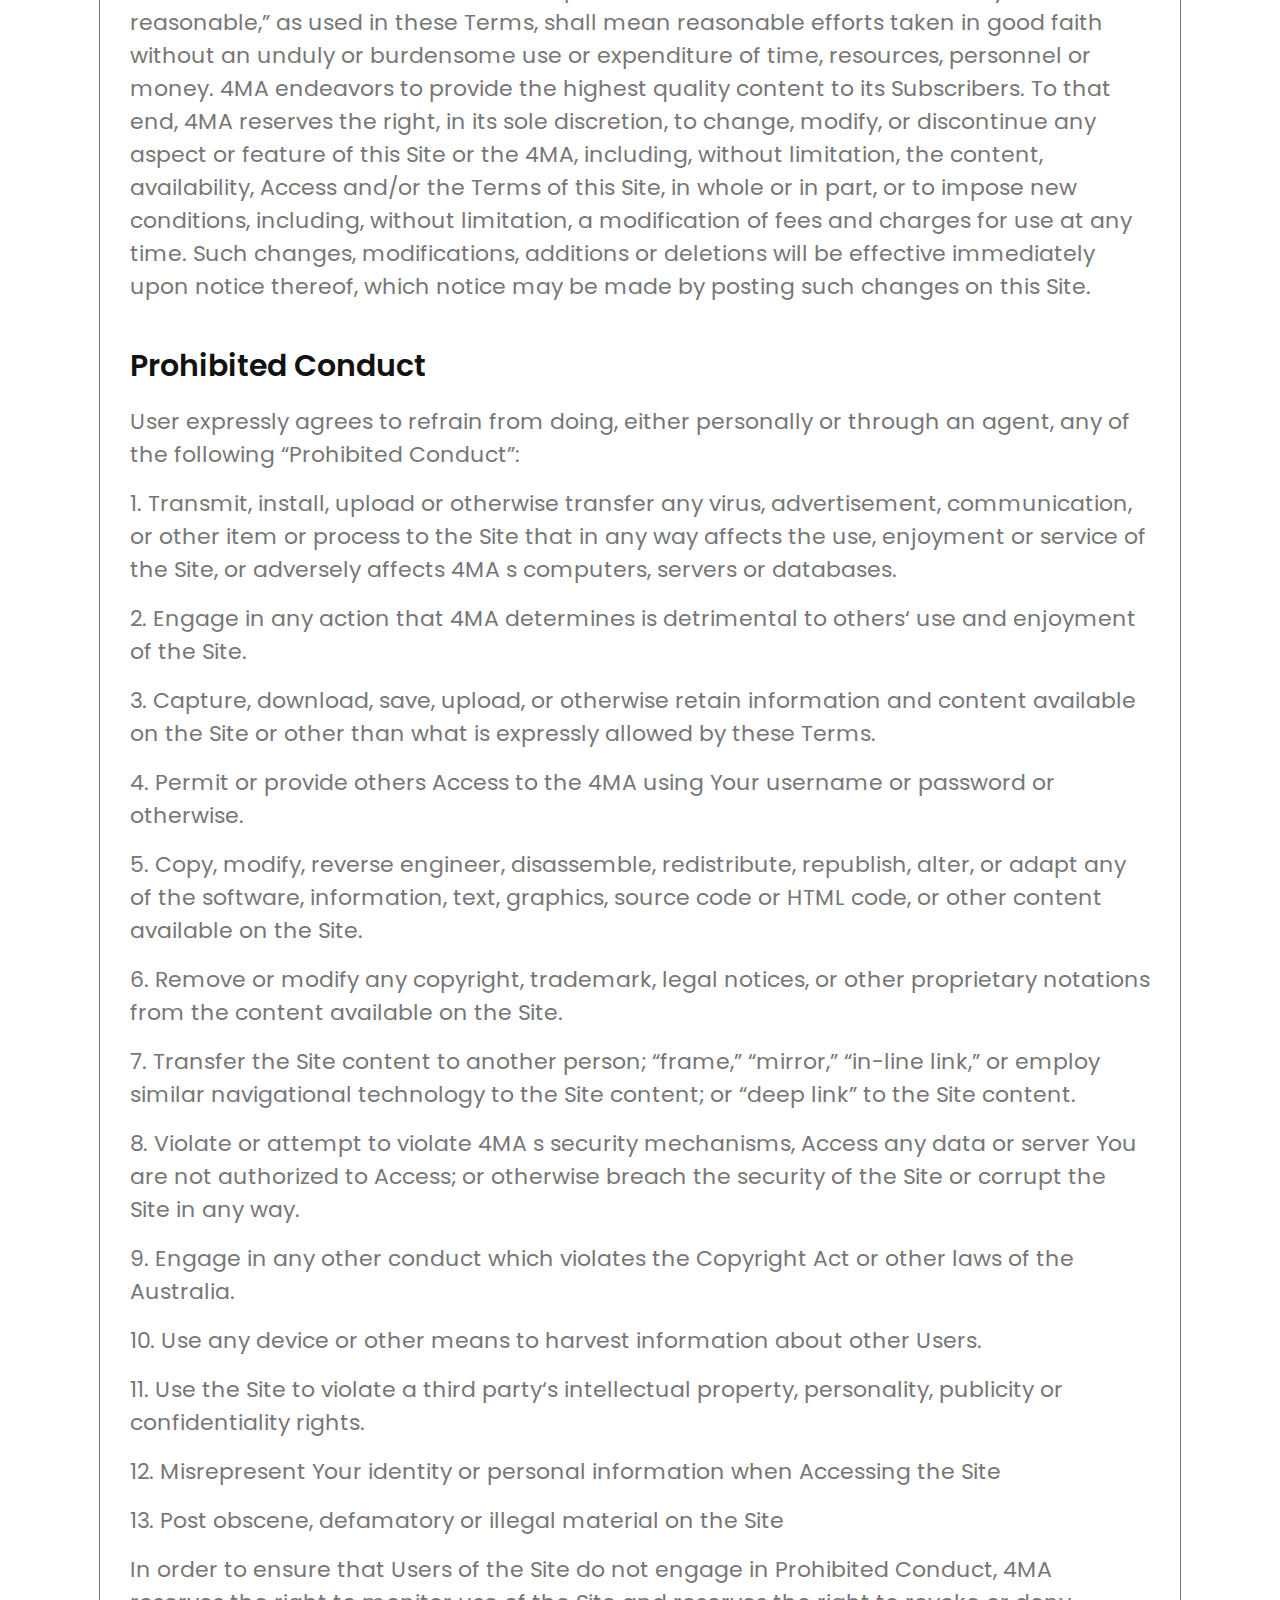
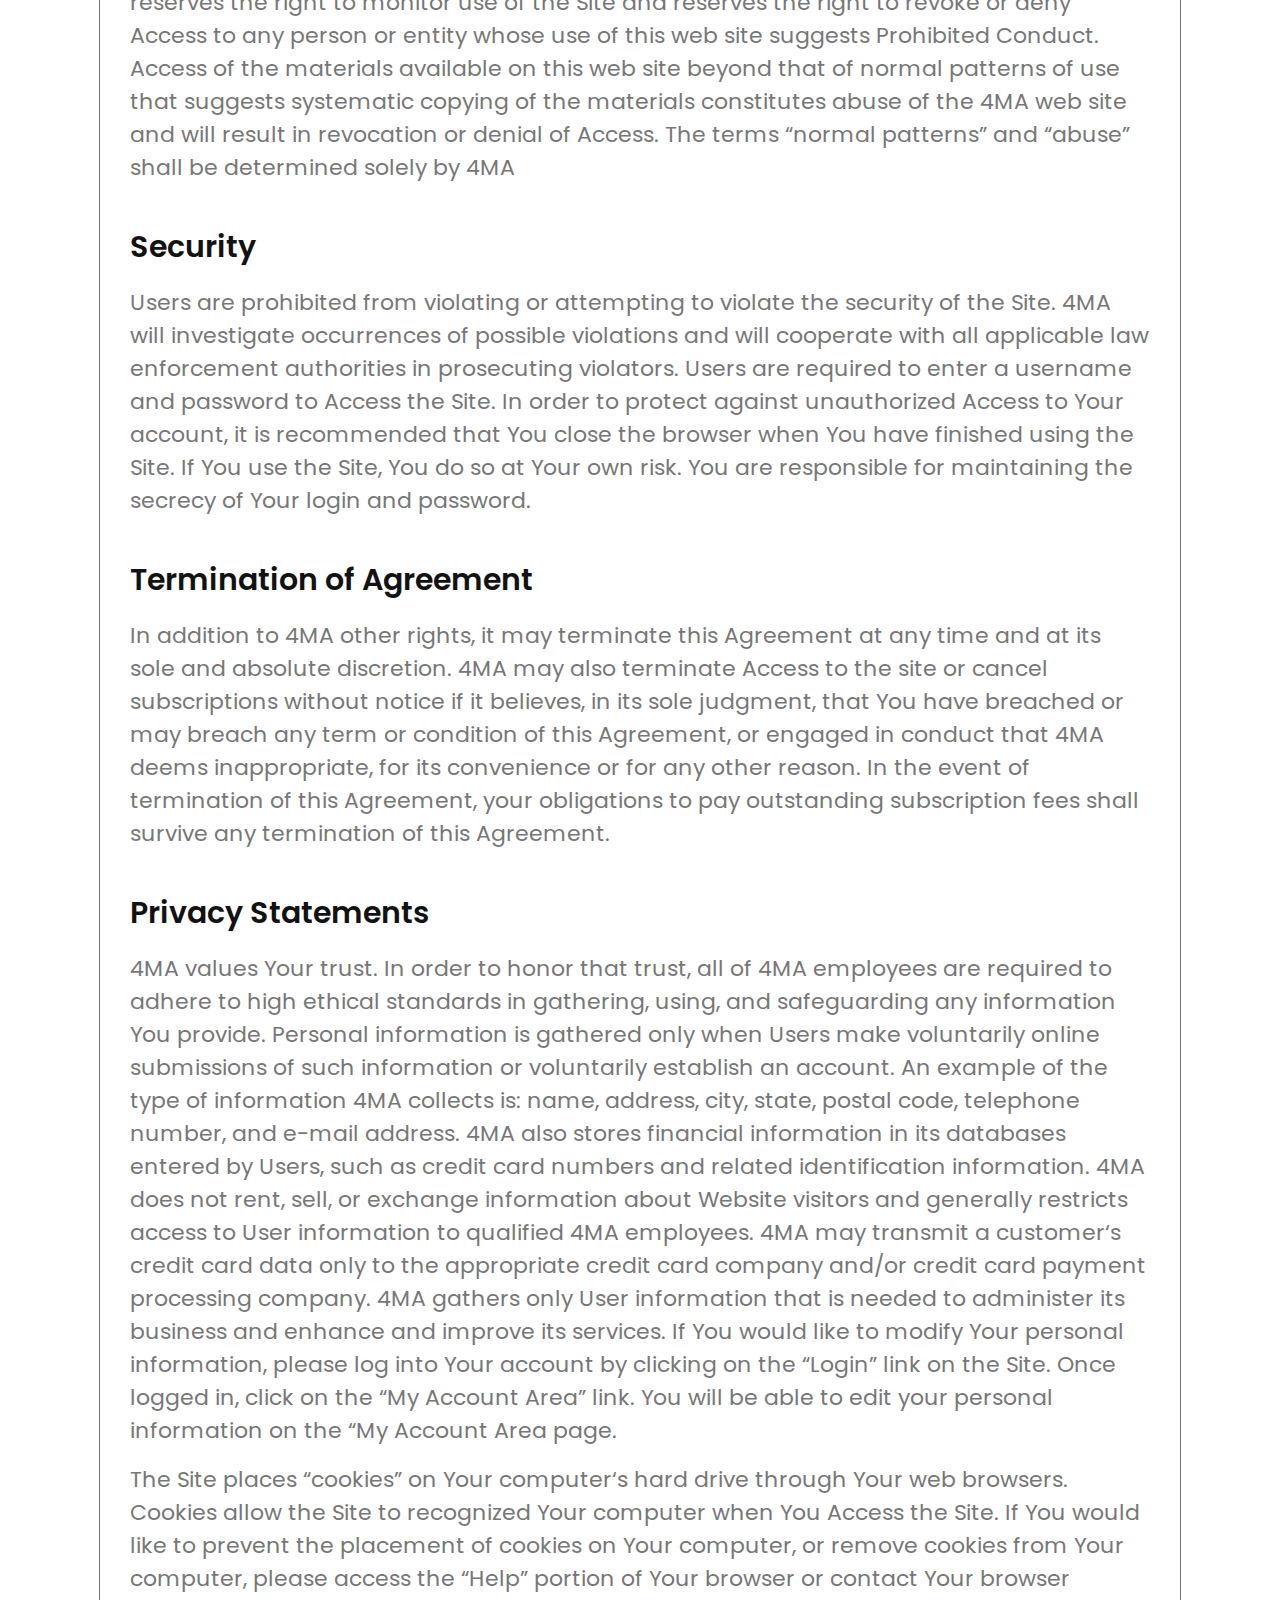
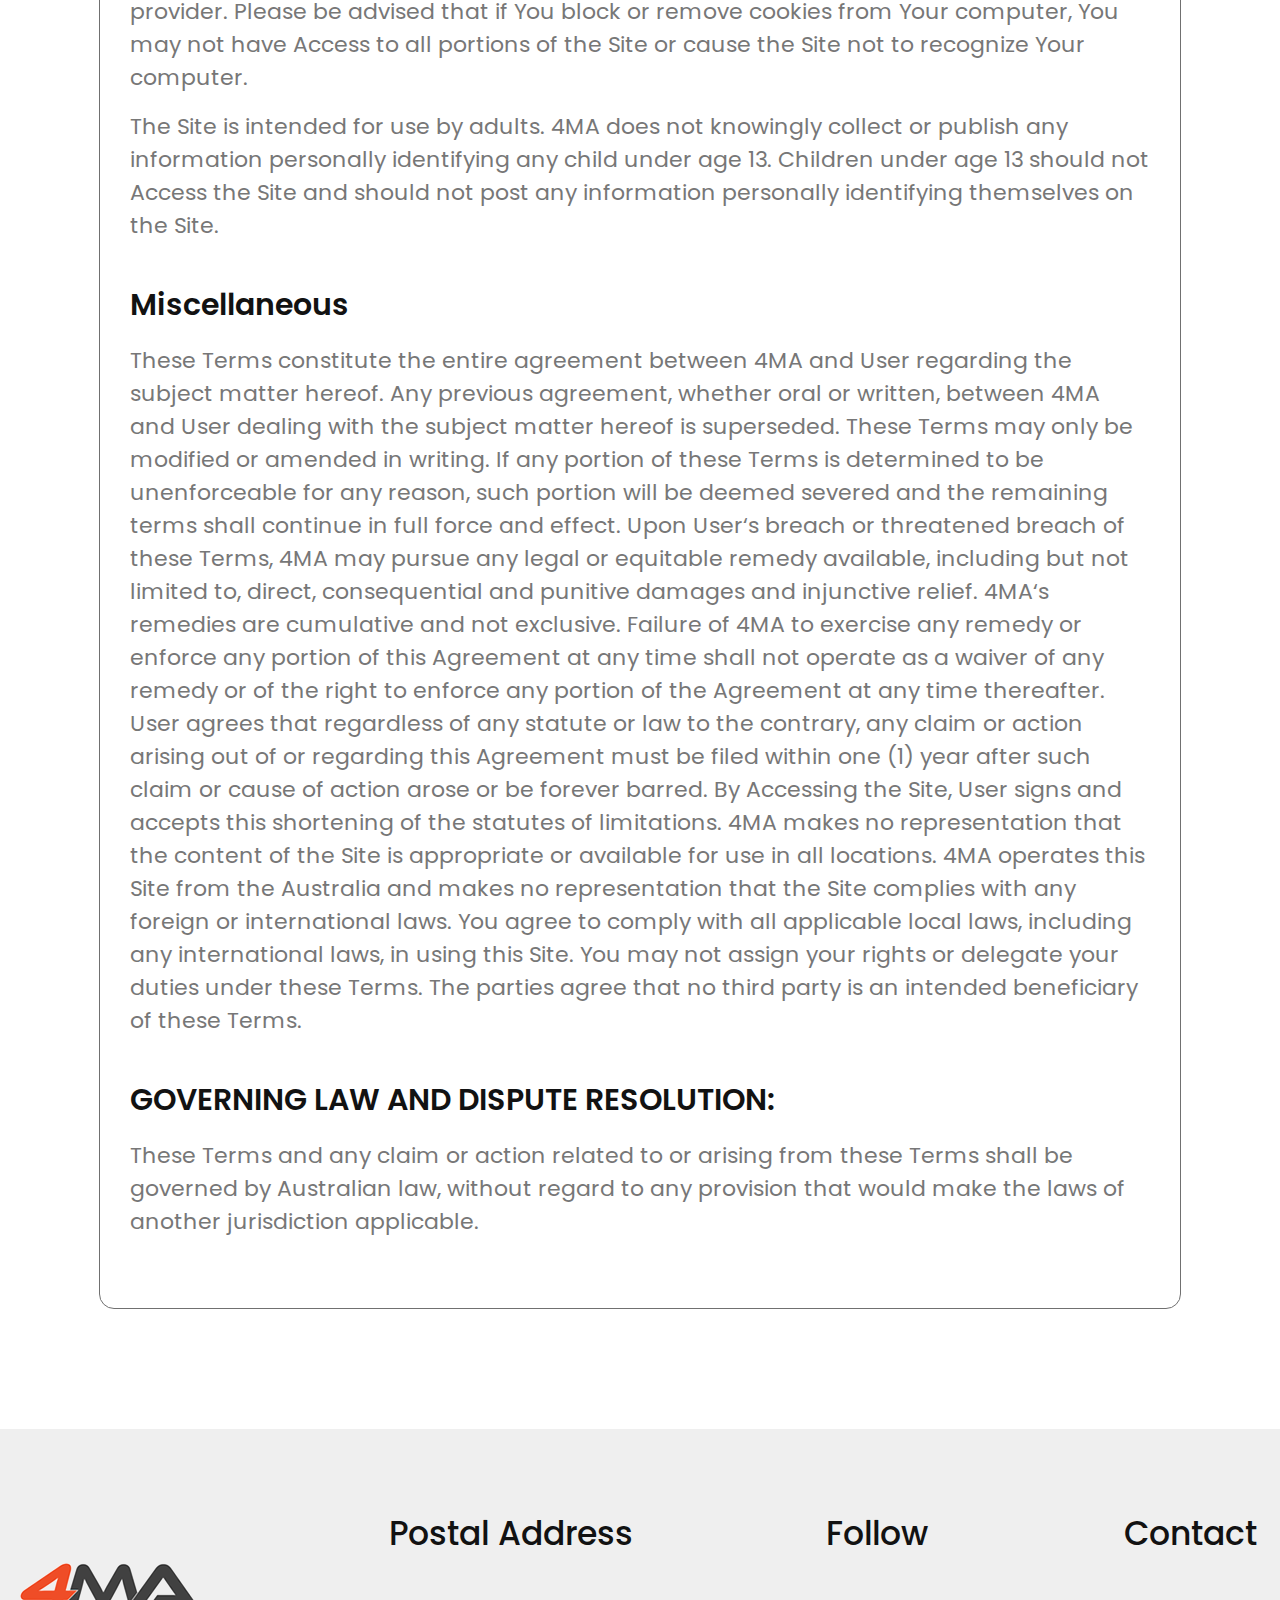
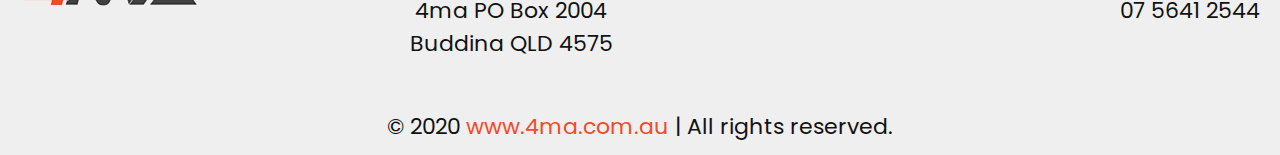
<file: terms_conditions.html>
<!DOCTYPE html>
<html>
<head>
    <meta charset='utf-8'>
    <meta http-equiv='X-UA-Compatible' content='IE=edge'>
    <title>Migration</title>
    <meta name='viewport' content='width=device-width, initial-scale=1'>
    <link rel='stylesheet' type='text/css' media='screen' href='css/main.css'>
    <link rel="stylesheet" href="https://use.fontawesome.com/releases/v5.14.0/css/all.css" integrity="sha384-HzLeBuhoNPvSl5KYnjx0BT+WB0QEEqLprO+NBkkk5gbc67FTaL7XIGa2w1L0Xbgc" crossorigin="anonymous">
</head>
<body>
    <!--HEADER ODERS START-->
    <section class="header-oder header-gl">
        <header>
            <div class="logo-img">
                <a href="index.html"><img src="images/logo.png" alt="logo"></a>
            </div>
            <nav>
                <ul>
                    <li><a href="index.html">Home</a></li>
                    <li><a class="active" href="subscribe.html">Subscribe</a></li>
                    <li><a href="pricing.html">Pricing</a></li>
                    <li><a href="contact.html">Contact Us</a></li>
                    <li><a href="help.html">Help</a></li>
                    <li><a href="service.html">Service</a></li>
                    <li class="log-li"><a href="login.html">Login</a></li>
                </ul>
            </nav>
            <div class="hamb-btn">
                <i class="fas fa-bars"></i>
            </div>
        </header>
    </section>
    <!--HEADER ODERS END-->

    <!--TERMS START-->
    <section id="terms">
        <div class="terms-informations">
            <h2>Terms & Conditions</h2>
            <div class="terms-section1">
                <p>Your use of the site is subject to these terms – if you do not agree to the terms and conditions, then please leave the site.</p>
                
            </div>
            <div class="terms-liability">
                <h3>Disclaimer of liability</h3>
                <p>In the preparation of this website, every effort has been made to offer the most current, correct, and clearly expressed information possible. Nevertheless, inadvertent errors may occur. In particular, but without limiting anything here, 4MA disclaims any responsibility for typographical errors and accuracy of the information that may be contained on 4MA web pages. 4MA also reserves the right to make changes at any time without notice.</p>
                <p>The information and data included on 4MA web pages has been compiled from a number of sources and is accurate at the time of its inclusion on the website. Information on which the Content is based and the Content itself are subject to change without notice. We will endeavour to update the website as soon as practical after making any changes. Further, 4MA makes no warranties or representations whatsoever regarding the quality, content, completeness, or adequacy of such information and data. Some parts of the 4MA website are interactive, and we encourage contributions by users, which may or may not be subject to editorial control prior to being posted on the website. 4MA accepts no responsibility or l iability for any material communicated by third parties in this way. 4MA reserves the right at its sole discretion to remove, review, edit or delete any content at our own discretion</p>
            
            </div>
            <div class="terms-unacceptable">
                <h3>Unacceptable use</h3>
                <p>You must not use any part of the website for any purpose which is illegal, immoral, offensive to others or in breach of others’ rights, or submit any content of that nature.</p>
            </div>
            <div class="terms-reliability">
                <h3>Disclaimer of reliability</h3>
                <p>While every effort is made to ensure that this website operates reliably, 4MA make no representations or warranties regarding the condition or functionality of this website, its suitability for use, or that the service it provides will be uninterrupted or error-free.</p>
            </div>
            <div class="terms-damages">
                <h3>Disclaimer of damages</h3>
                <p>By using this website, you assume all risks associated with its use, including any risk to your computer, software or data being damaged by any virus, software, or any other file which might be transmitted or activated via this website. 4MA shall not be liable for any direct, indirect, special, incidental, or consequential damages, including, without limitation, lost revenues or lost profits, resulting from the use or misuse of this website or the information contained in this website.</p>
            </div>
            <div class="terms-endorsment">
                <h3>Disclaimer of endorsement</h3>
                <p>Reference herein to any specific commercial products, process, or service by trade name, trademark, manufacturer, or otherwise does not necessarily constitute or imply its endorsement, recommendation, or favouring by 4MA.</p>
            </div>
            <div class="terms-linksto-other-websites">
                <h3>Links to other websites</h3>
                <p>Links from the 4MA website may take you to other websites that are not controlled by 4MA. While such links are provided in good faith, 4MA does not approve or endorse the websites to which it has established links in any way. Links are provided for your convenience only and 4MA is not responsible for the content or privacy practices of any other website linked to or from the 4MA website. Use of any such links will not render 4MA liable to you or any other person for loss or liability of any kind.</p>
            </div>
            <div class="terms-copyright">
                <h3>Copyright</h3>
                <p>4MA holds the copyright to all 4MA website content. Proper attribution is requested, stating the original source of the material. Copyright for web content and publications not owned by 4MA must be honoured and permission pursued with the copyright holder. Copying in any other circumstances, including but not limited to any commercial use, re-use in commercial publications, or for translation or adaptation, is not permitted without prior written permission from 4MA for which a fee may be payable.</p>
                <p>To request permission to reprint or republish material from this site, or if you are unclear who is the copyright holder, please contact:info@4ma.com.au</p>
            </div>
            <div class="terms-storage-end-use">
                <h3>Storage and use of personal information</h3>
                <p>4MA is committed to protecting your privacy. If you have any questions about our privacy policy, please e-mail info@4ma.com.au When you visit the 4MA website, we log non- personally-identifiable information including IP address, profile information, aggregate user data, and browser type. We use this data to monitor usage and improve our website services. In cases where you have provided 4MA with personal data, this may be used internally by 4MA for invoicing purposes and evaluate the effectiveness of the services we provide. We may also use this information to contact you unless or until such a time that you say you do not wish us to do so.</p>
                <p>When you subscribe to our service, you will need to provide a limited amount of information that identifies you personally. This may include one or more of the following: your name, address, telephone number, email or other information appropriate to your request. We will not share your personal information with third parties.</p>
                <p>The database holding your personal details is held in the Australia and you have the right to inspect and update your personal details. You can do this yourself by following the instructions given on this website. If you require help with this, please contact the 4MA Team ( info@4ma.com.au) who will process your request within a reasonable time.</p>
            </div>
            <div class="terms-email-subscription-services">
                <h3>Email subscription services</h3>
                <p>You should not enter information on behalf of another person or about any other person. Your name and email address will be used only for delivering to you the services to which you have subscribed, for sending information about these services, for sending you password reminders and for validating security. They will not be provided to any third parties without your express consent.</p>
                <p>If you are sharing your email address with other people, 4MA cannot protect any information you provide against access by the other users of your email address, nor can 4MA prevent other users of your email address changing your subscription details.</p>
            </div>
            <div class="terms-password-protected-services">
                <h3>Password protected services</h3>
                <p>You are responsible for the safeguarding of any information, such as passwords and user IDs needed for use of your computer and/or your account with 4MA, and 4MA will not be responsible for any consequences of such information failing to be adequately safeguarded. You should not enter information on behalf of another person or about any other person. You are required to use all reasonable endeavours to ensure against unauthorised access to the service, in particular the use of user names and passwords by unauthorised individuals. Password reminders and other information from the service will be sent to the email address you have given.</p>
            </div>
            <div class="terms-subscriptions">
                <h3>Subscriptions</h3>
                <p>THE 4MA WEBSITE IS INTENDED FOR USE ONLY FOR LAWFUL PURPOSES. BY SUBSCRIBING TO THIS SERVICE, YOU AGREE THAT YOU HAVE READ, UNDERSTAND AND AGREE TO THESE TERMS AND CONDITIONS OF USE. YOU ALSO AGREE TO REVIEW THIS AGREEMENT PERIODICALLY IN ORDER TO BE AWARE OF MODIFICATIONS TO THE AGREEMENT, WHICH MODIFICATIONS 4MA MAY MAKE FROM TIME-TO-TIME AND AT ANY TIME. YOUR CONTINUED ACCESS TO OR USE OF THIS SITE WILL BE DEEMED YOUR CONCLUSIVE ACCEPTANCE OF ANY MODIFIED AGREEMENT.</p>
                <p>YOUR SUBCRIPTION IS DEEMED AS A SINGLE USER SUBSCRIPTION. EACH USER MUST SUBSCRIBE IN THEIR OWN RIGHT TO ACCESS THE PROVIDED INFORMATION. FOR ORGANISATIONS WHO WISH TO HAVE MORE THAN USER THEN A MULTI-USER SUBSCRIPTION IS AVAILABLE.</p>
            </div>
            <div class="terms-acceptance-of-terms">
                <h3>Acceptance of Terms</h3>
                <p>Please carefully read the following Terms (including all disclaimers) before suscribing to the Site. By accessing the Site via the World Wide Web or any other medium, User accepts and agrees to all covenants and conditions imposed in this Agreement. 4MA reserves the right to modify these Terms at any time without notice to User. Except as otherwise stated herein, any change in these Terms is effective immediately upon User‘s receipt of notice from 4MA. Notice can be given through e-mail, posting on the Site or any other means by which User may obtain notice. User agrees to check the Site periodically for changes to these Terms. Any use of the Site after changes have been made shall be deemed acceptance of those changed terms of use. User is solely responsible for providing the equipment related to Accessing the Site, I ncluding all computer, remote communications equipment, telephone or other equipment.</p>
            </div>
            <div class="terms-authorised-use">
                <h3>Authorised Use</h3>
                <p>4MA hereby grants to You a non-exclusive, non-transferable license to Access the content and information available at the 4MA web site according to the provisions contained herein and subject to the payment of the applicable subscription fees and adherence to these Terms.</p>
                <p>The right of Access granted under these Terms is effective only upon payment of the subscription fees, which are strictly non-refundable other than as expressly provided herein. 4MA offers two (2) main subscription plans for Migration Agents: Monthly and Yearly. The Monthly plan is a monthly subscription plan. The Monthly subscription automatically renews, and 4MA will charge the subscription fees to your credit card, every one-month period unless you cancel the subscription as set forth herein. The Monthly subscription shall renew, and 4MA will charge the monthly subscription fees, on the same date of each corresponding month. If a particular month does not have the date, 4MA will charge the monthly subscription fees on the final date of that month. For example, a monthly subscription commencing on January 31, 2009 will be renewed, and the monthly subscription fees charged, on February 28, 2009. The Yearly plan is an annual subscription plan. You cancel the subscription as set forth herein. If we do not receive new payment instructions by the date your renewal is due, your subsrciption will be cancelled. You can reinstate your subscription at any time after it has been cancelled by logining in and resubscribing. The 24 hour subscription can be accessed at any time and involves no commitment. The 24 hour subscription or trail will start form the moment the subscription is activated.</p>
                <p>Non-Migration agents are offered a variety of subscriptions all of which are not commitment based. You can access these subscription if you have already subscribed once by loggining and resubscribing. It is noted that 4ma does not provide migration agent, we are not registered migration agents and it is not the intention of the information provided to be construed as advice. If you require advice on Australian migration please consult a registered migration agent. We may offer you as part of our service information of registered migration agents who may be able to help you. We provide this information without bias or recommendation and purely based on the fact that they are 4ma clients. If you are having problems with a migration agent that was obtained through this site, but all means let us know, but if the first instance you must try to resolve it with the migration agent themselves and if you still have no resolution please contact the government body that controls migration agent registration.</p>
            </div>
            <div class="terms-free-trial">
                <h3>Free Trial</h3>
                <p>Any free trial is limited to one per user/subscription/person/company. It will be the judgement of the 4MA management as to whether a trial will be granted, especially if they feel that the subscriber has previously subscribed under another alias.</p>
                <p>The end of free trial, time based subscriptions or services will based on Australian Eastern Standard Time (AEST)</p>
            </div>
            <div class="terms-auto-recurring-payments">
                <h3>Auto-Recurring Payments</h3>
                <p>4ma uses Ewayl as its auto-recurring payment provider and holds no liability over the actions taken by Eway. Payments for monthly and annual accounts are auto-recurring and payments will occur as scheduled by Eway. All payments that are via credit card will be processed by Eway and will be auto-recurring. If you do not wish to have a auto-recurring account, please contact our accounts department on accounts@4ma.com.aufor alternative options.</p>
            </div>
            <div class="terms-cancellation">
                <h3>Cancellation</h3>
                <p>You may cancel Your monthly or annual subscription at any time before the monthly or annual renewal date. If You do not cancel Your subscription by the renewal date, You shall be obligated to pay all subscription fees for the new monthly subscription period. If You received any discount, rebate or other special offer on Your initial Monthly or Yearly subscription, 4MA, will renew Your subscription at the then-current full subscription rate for Your plan, and 4MA will charge You the then-current full subscription fees. Discounts, rebates and special offers are only valid for the initial subscription term unless otherwise stated on 4MA official discount, rebate or special offer materials. 4MA may increase the subscription fees at any time and for any reason, and such increased fees shall be applicable to any subsequent subscription period, provided, however, that 4MA has provided at least ten (10) calendar days written notice of such fee increase before the renewal date for Your subscription. Discounts can only be maintained providing the discount criteria is constantly met for example if you are claiming discount due to membership of the MIA or Migration Alliance you must maintain this membership in order to maintain this discount. If your discount criteria changes you must notify 4ma immediately as we do perform regular checks as to validity.</p>
                <p>All migration agents registered with our services must be a registered migration agent with a Migration Agent Registration Number (MARN). If you are a company then you must nominate a registered Migration Agent as your main user. Failure to produce a valid MARN will allow 4ma to cancel the migration agent subscription without refund. If you cease to be a registered Migration Agent you will not be allowed to access the Migration Agents services of 4ma. No refund will be given if your registration has ceased.</p>
            </div>
            <div class="terms-access">
                <h3>Access</h3>
                <p>4MA strives to provide access to its Subscribers on a continuous basis. To that end, 4MA will take all commercially reasonable efforts to provide uninterrupted Access to its Subscribers. However, from time to time, Subscribers may be unable to Access the web site due to conditions beyond 4MA control. Such conditions include, but are not limited to: force majeure, acts of God, power outages, and the acts of computer hackers and others acting outside the law. Also, from time to time, Access may be unavailable due to software issues, server downtime, increased internet traffic or downtime, programming errors, regular maintenance of the system, and other related reasons. In response to any unavailability to its Subscribers, 4MA. will take all commercially reasonable steps to ensure Access is restored within a reasonable period of time. The term “commercially reasonable,” as used in these Terms, shall mean reasonable efforts taken in good faith without an unduly or burdensome use or expenditure of time, resources, personnel or money. 4MA endeavors to provide the highest quality content to its Subscribers. To that end, 4MA reserves the right, in its sole discretion, to change, modify, or discontinue any aspect or feature of this Site or the 4MA, including, without limitation, the content, availability, Access and/or the Terms of this Site, in whole or in part, or to impose new conditions, including, without limitation, a modification of fees and charges for use at any time. Such changes, modifications, additions or deletions will be effective immediately upon notice thereof, which notice may be made by posting such changes on this Site.</p>
            </div>
            <div class="terms-prohibited-conduct">
                <h3>Prohibited Conduct</h3>
                <p>User expressly agrees to refrain from doing, either personally or through an agent, any of the following “Prohibited Conduct”:</p>
                <p>1. Transmit, install, upload or otherwise transfer any virus, advertisement, communication, or other item or process to the Site that in any way affects the use, enjoyment or service of the Site, or adversely affects 4MA s computers, servers or databases.</p>
                <p>2. Engage in any action that 4MA determines is detrimental to others‘ use and enjoyment of the Site.</p>
                <p>3. Capture, download, save, upload, or otherwise retain information and content available on the Site or other than what is expressly allowed by these Terms.</p>
                <p>4. Permit or provide others Access to the 4MA using Your username or password or otherwise.</p>
                <p>5. Copy, modify, reverse engineer, disassemble, redistribute, republish, alter, or adapt any of the software, information, text, graphics, source code or HTML code, or other content available on the Site.</p>
                <p>6. Remove or modify any copyright, trademark, legal notices, or other proprietary notations from the content available on the Site.</p>
                <p>7. Transfer the Site content to another person; “frame,” “mirror,” “in-line link,” or employ similar navigational technology to the Site content; or “deep link” to the Site content.</p>
                <p>8. Violate or attempt to violate 4MA s security mechanisms, Access any data or server You are not authorized to Access; or otherwise breach the security of the Site or corrupt the Site in any way.</p>
                <p>9. Engage in any other conduct which violates the Copyright Act or other laws of the Australia.</p>
                <p>10. Use any device or other means to harvest information about other Users.</p>
                <p>11. Use the Site to violate a third party‘s intellectual property, personality, publicity or confidentiality rights.</p>
                <p>12. Misrepresent Your identity or personal information when Accessing the Site</p>
                <p>13. Post obscene, defamatory or illegal material on the Site</p>
                <p>In order to ensure that Users of the Site do not engage in Prohibited Conduct, 4MA reserves the right to monitor use of the Site and reserves the right to revoke or deny Access to any person or entity whose use of this web site suggests Prohibited Conduct. Access of the materials available on this web site beyond that of normal patterns of use that suggests systematic copying of the materials constitutes abuse of the 4MA web site and will result in revocation or denial of Access. The terms “normal patterns” and “abuse” shall be determined solely by 4MA</p>
            </div>
            <div class="terms-security">
                <h3>Security</h3>
                <p>Users are prohibited from violating or attempting to violate the security of the Site. 4MA will investigate occurrences of possible violations and will cooperate with all applicable law enforcement authorities in prosecuting violators. Users are required to enter a username and password to Access the Site. In order to protect against unauthorized Access to Your account, it is recommended that You close the browser when You have finished using the Site. If You use the Site, You do so at Your own risk. You are responsible for maintaining the secrecy of Your login and password.</p>
            </div>
            <div class="terms-termination-of-agreement">
                <h3>Termination of Agreement</h3>
                <p>In addition to 4MA other rights, it may terminate this Agreement at any time and at its sole and absolute discretion. 4MA may also terminate Access to the site or cancel subscriptions without notice if it believes, in its sole judgment, that You have breached or may breach any term or condition of this Agreement, or engaged in conduct that 4MA deems inappropriate, for its convenience or for any other reason. In the event of termination of this Agreement, your obligations to pay outstanding subscription fees shall survive any termination of this Agreement.</p>
            </div>
            <div class="terms-privacy-statements">
                <h3>Privacy Statements</h3>
                <p>4MA values Your trust. In order to honor that trust, all of 4MA employees are required to adhere to high ethical standards in gathering, using, and safeguarding any information You provide. Personal information is gathered only when Users make voluntarily online submissions of such information or voluntarily establish an account. An example of the type of information 4MA collects is: name, address, city, state, postal code, telephone number, and e-mail address. 4MA also stores financial information in its databases entered by Users, such as credit card numbers and related identification information. 4MA does not rent, sell, or exchange information about Website visitors and generally restricts access to User information to qualified 4MA employees. 4MA may transmit a customer‘s credit card data only to the appropriate credit card company and/or credit card payment processing company. 4MA gathers only User information that is needed to administer its business and enhance and improve its services. If You would like to modify Your personal information, please log into Your account by clicking on the “Login” link on the Site. Once logged in, click on the “My Account Area” link. You will be able to edit your personal information on the “My Account Area page.</p>
                <p>The Site places “cookies” on Your computer‘s hard drive through Your web browsers. Cookies allow the Site to recognized Your computer when You Access the Site. If You would like to prevent the placement of cookies on Your computer, or remove cookies from Your computer, please access the “Help” portion of Your browser or contact Your browser provider. Please be advised that if You block or remove cookies from Your computer, You may not have Access to all portions of the Site or cause the Site not to recognize Your computer.</p>
                <p>The Site is intended for use by adults. 4MA does not knowingly collect or publish any information personally identifying any child under age 13. Children under age 13 should not Access the Site and should not post any information personally identifying themselves on the Site.</p>
            </div>
            <div class="terms-miscellaneous">
                <h3>Miscellaneous</h3>
                <p>These Terms constitute the entire agreement between 4MA and User regarding the subject matter hereof. Any previous agreement, whether oral or written, between 4MA and User dealing with the subject matter hereof is superseded. These Terms may only be modified or amended in writing. If any portion of these Terms is determined to be unenforceable for any reason, such portion will be deemed severed and the remaining terms shall continue in full force and effect. Upon User‘s breach or threatened breach of these Terms, 4MA may pursue any legal or equitable remedy available, including but not limited to, direct, consequential and punitive damages and injunctive relief. 4MA‘s remedies are cumulative and not exclusive. Failure of 4MA to exercise any remedy or enforce any portion of this Agreement at any time shall not operate as a waiver of any remedy or of the right to enforce any portion of the Agreement at any time thereafter. User agrees that regardless of any statute or law to the contrary, any claim or action arising out of or regarding this Agreement must be filed within one (1) year after such claim or cause of action arose or be forever barred. By Accessing the Site, User signs and accepts this shortening of the statutes of limitations. 4MA makes no representation that the content of the Site is appropriate or available for use in all locations. 4MA operates this Site from the Australia and makes no representation that the Site complies with any foreign or international laws. You agree to comply with all applicable local laws, including any international laws, in using this Site. You may not assign your rights or delegate your duties under these Terms. The parties agree that no third party is an intended beneficiary of these Terms.</p>
            </div>
            <div class="terms-governing">
                <h3>GOVERNING LAW AND DISPUTE RESOLUTION:</h3>
                <p>These Terms and any claim or action related to or arising from these Terms shall be governed by Australian law, without regard to any provision that would make the laws of another jurisdiction applicable.</p>
            </div>
        </div>
    </section>
    <!--TERMS END-->

    <!--FOOTER START-->
        <section>
            <footer>
                <div class="footer-top">
                    <div class="footer-logo">
                        <img src="images/logo.png" alt="logo">
                    </div>
                    <div class="footer-post-adress">
                        <p>Postal Address</p>
                        <div class="adress-info">
                            <p>4ma PO Box 2004</p>
                            <p>Buddina QLD 4575</p>
                        </div>
                    </div>
                    <div class="footer-follow">
                        <p>Follow</p>
                        <div class="links">
                            <a href="#"><i class="fab fa-twitter"></i></a>
                            <a href="#"><i class="fab fa-linkedin-in"></i></a>
                            <a href="#"><i class="fab fa-instagram-square"></i></a>
                            <a href="#"><i class="fab fa-facebook-f"></i></a>
                        </div>
                    </div>
                    <div class="footer-contact">
                        <p>Contact</p>
                        <div class="contact-info">
                            <p>07 5641 2544</p>
                        </div>
                    </div>
                </div>
                <div class="footer-bottom">
                    <p>© 2020 <a href="www.4ma.com.au">www.4ma.com.au</a> | All rights reserved.</p>
                </div>
            </footer>
        </section>
    <!--FOOTER END-->


    

    
    <script src="js/main.js"></script>
</body>
</html>
</file>
<file: css/main.css>
@import url("https://fonts.googleapis.com/css2?family=Lato&family=Poppins:wght@400;500;600&display=swap");
* {
  padding: 0px;
  margin: 0px;
  -webkit-box-sizing: border-box;
          box-sizing: border-box;
  font-family: 'Lato', sans-serif;
  font-family: 'Poppins', sans-serif;
}

html {
  overflow-x: hidden;
}

body {
  overflow-x: hidden;
}

.header-home {
  position: absolute;
  left: 0;
  right: 0;
  background-color: transparent;
}

.header-oder {
  -webkit-box-shadow: 0px 3px 26px #00000029;
          box-shadow: 0px 3px 26px #00000029;
  background-color: #fff;
  position: relative;
}

.sticky-header {
  position: fixed;
  top: 0;
  left: 0;
  right: 0;
  width: 100%;
  -webkit-box-shadow: 0px 3px 26px #00000029;
          box-shadow: 0px 3px 26px #00000029;
  background-color: #fff;
  z-index: 5;
}

.header-menu-show {
  -webkit-box-shadow: 0px 3px 26px #00000029;
          box-shadow: 0px 3px 26px #00000029;
  background-color: #fff;
}

.hamb-btn {
  font-size: 35px;
  color: #EF4C27;
  position: absolute;
  top: 20px;
  right: 30px;
  display: none;
}

.hamb-btn:hover {
  cursor: pointer;
}

header {
  max-width: 1640px;
  margin: auto;
  display: -webkit-box;
  display: -ms-flexbox;
  display: flex;
  -webkit-box-align: center;
      -ms-flex-align: center;
          align-items: center;
  -webkit-box-pack: justify;
      -ms-flex-pack: justify;
          justify-content: space-between;
  padding-top: 35px;
  padding-bottom: 35px;
  padding-left: 20px;
  padding-right: 20px;
}

header .logo-img img {
  vertical-align: bottom;
}

header nav ul {
  display: -webkit-box;
  display: -ms-flexbox;
  display: flex;
  -webkit-box-align: center;
      -ms-flex-align: center;
          align-items: center;
  list-style-type: none;
}

header nav ul li {
  padding: 8px 23px;
  border: 1px solid transparent;
}

header nav ul li a {
  color: #777777;
  font-size: 22px;
  text-decoration: none;
}

header nav ul li a:hover {
  color: #121212;
  -webkit-transition: 0.25s;
  transition: 0.25s;
}

header nav ul li .active {
  color: #121212;
}

header nav ul .log-li {
  background-color: #EF4C27;
  border-radius: 10px;
  cursor: pointer;
}

header nav ul .log-li a {
  color: #fff;
}

header nav ul .log-li a:hover {
  color: #EF4C27;
}

header nav ul .log-li:hover a {
  color: #EF4C27;
}

header nav ul .log-li:hover {
  background-color: #fff;
  color: #EF4C27;
  border: 1px solid #EF4C27;
  -webkit-transition: .4s;
  transition: .4s;
}

@media screen and (max-width: 1199.98px) {
  header {
    max-width: 1640px;
    padding-top: 25px;
    padding-bottom: 25px;
    padding-left: 20px;
    padding-right: 20px;
  }
  header .logo-img img {
    vertical-align: bottom;
  }
  header nav ul {
    display: -webkit-box;
    display: -ms-flexbox;
    display: flex;
    -webkit-box-align: center;
        -ms-flex-align: center;
            align-items: center;
    list-style-type: none;
  }
  header nav ul li {
    padding: 6px 21px;
  }
  header nav ul li a {
    font-size: 16px;
  }
}

@media screen and (max-width: 991.98px) {
  .hamb-btn {
    display: block;
  }
  header {
    max-width: 1640px;
    padding-top: 25px;
    padding-bottom: 25px;
    padding-left: 20px;
    padding-right: 20px;
  }
  header .logo-img img {
    vertical-align: bottom;
  }
  header nav {
    position: absolute;
    right: -100%;
    opacity: 0;
  }
  header nav ul {
    display: -webkit-box;
    display: -ms-flexbox;
    display: flex;
    -webkit-box-align: center;
        -ms-flex-align: center;
            align-items: center;
    list-style-type: none;
    height: 0px;
  }
  header nav ul li {
    padding: 6px 21px;
  }
  header nav ul li a {
    font-size: 16px;
  }
  header .menu-show {
    position: fixed;
    display: block;
    left: 0;
    right: 0;
    top: 93px;
    background-color: #fff;
    padding-bottom: 30px;
    -webkit-transition: 0.3s ease;
    transition: 0.3s ease;
    z-index: 4;
    opacity: 1;
  }
  header .menu-show ul {
    height: 273px;
    -webkit-box-orient: vertical;
    -webkit-box-direction: normal;
        -ms-flex-direction: column;
            flex-direction: column;
  }
}

footer {
  background-color: #EFEFEF;
  margin-top: 120px;
  padding-top: 80px;
  padding-bottom: 12px;
}

footer .footer-top {
  padding-left: 20px;
  padding-right: 20px;
  max-width: 1408px;
  margin: auto;
  display: -webkit-box;
  display: -ms-flexbox;
  display: flex;
  -webkit-box-pack: justify;
      -ms-flex-pack: justify;
          justify-content: space-between;
  -ms-flex-wrap: wrap;
      flex-wrap: wrap;
}

footer .footer-top .footer-logo {
  -ms-flex-item-align: center;
      -ms-grid-row-align: center;
      align-self: center;
}

footer .footer-top .footer-logo img {
  vertical-align: bottom;
}

footer .footer-top .footer-post-adress p, footer .footer-top .footer-follow p, footer .footer-top .footer-contact p {
  color: #121212;
  font-size: 33px;
  font-weight: 500;
  text-align: center;
}

footer .footer-top .adress-info, footer .footer-top .links, footer .footer-top .contact-info {
  margin-top: 35px;
}

footer .footer-top .adress-info p, footer .footer-top .links p, footer .footer-top .contact-info p {
  color: #121212;
  font-size: 22px;
  text-align: center;
  font-weight: normal;
}

footer .footer-top .links {
  display: -webkit-box;
  display: -ms-flexbox;
  display: flex;
  -webkit-box-pack: center;
      -ms-flex-pack: center;
          justify-content: center;
  -webkit-box-align: center;
      -ms-flex-align: center;
          align-items: center;
  gap: 35px;
}

footer .footer-top .links i {
  color: #121212;
  font-size: 22px;
  vertical-align: bottom;
}

footer .footer-bottom {
  text-align: center;
  font-size: 22px;
  color: #121212;
  margin-top: 50px;
}

footer .footer-bottom a {
  color: #EF4C27;
  text-decoration: none;
}

@media screen and (max-width: 1199.98px) {
  footer {
    background-color: #EFEFEF;
    margin-top: 120px;
    padding-top: 80px;
    padding-bottom: 12px;
  }
  footer .footer-top {
    padding-left: 20px;
    padding-right: 20px;
    max-width: 1408px;
    margin: auto;
    display: -webkit-box;
    display: -ms-flexbox;
    display: flex;
    -webkit-box-pack: justify;
        -ms-flex-pack: justify;
            justify-content: space-between;
    -ms-flex-wrap: wrap;
        flex-wrap: wrap;
  }
  footer .footer-top .footer-logo {
    -ms-flex-item-align: center;
        -ms-grid-row-align: center;
        align-self: center;
  }
  footer .footer-top .footer-logo img {
    vertical-align: bottom;
  }
  footer .footer-top .footer-post-adress p, footer .footer-top .footer-follow p, footer .footer-top .footer-contact p {
    color: #121212;
    font-size: 28px;
    font-weight: 500;
    text-align: center;
  }
  footer .footer-top .adress-info, footer .footer-top .links, footer .footer-top .contact-info {
    margin-top: 25px;
  }
  footer .footer-top .adress-info p, footer .footer-top .links p, footer .footer-top .contact-info p {
    color: #121212;
    font-size: 18px;
    text-align: center;
    font-weight: normal;
  }
  footer .footer-top .links {
    display: -webkit-box;
    display: -ms-flexbox;
    display: flex;
    -webkit-box-pack: center;
        -ms-flex-pack: center;
            justify-content: center;
    -webkit-box-align: center;
        -ms-flex-align: center;
            align-items: center;
    gap: 25px;
  }
  footer .footer-top .links i {
    color: #121212;
    font-size: 18px;
    vertical-align: bottom;
  }
  footer .footer-bottom {
    text-align: center;
    font-size: 16px;
    color: #121212;
    margin-top: 50px;
  }
  footer .footer-bottom a {
    color: #EF4C27;
    text-decoration: none;
  }
}

@media screen and (max-width: 991.98px) {
  footer {
    background-color: #EFEFEF;
    margin-top: 120px;
    padding-top: 80px;
    padding-bottom: 12px;
  }
  footer .footer-top {
    padding-left: 20px;
    padding-right: 20px;
    max-width: 1408px;
    margin: auto;
    display: -webkit-box;
    display: -ms-flexbox;
    display: flex;
    -webkit-box-pack: justify;
        -ms-flex-pack: justify;
            justify-content: space-between;
    -ms-flex-wrap: wrap;
        flex-wrap: wrap;
  }
  footer .footer-top .footer-logo {
    -ms-flex-item-align: center;
        align-self: center;
    width: 50%;
    display: -webkit-box;
    display: -ms-flexbox;
    display: flex;
    -webkit-box-pack: center;
        -ms-flex-pack: center;
            justify-content: center;
  }
  footer .footer-top .footer-logo img {
    vertical-align: bottom;
  }
  footer .footer-top .footer-post-adress, footer .footer-top .footer-follow, footer .footer-top .footer-contact {
    width: 50%;
  }
  footer .footer-top .footer-post-adress p, footer .footer-top .footer-follow p, footer .footer-top .footer-contact p {
    color: #121212;
    font-size: 28px;
    font-weight: 500;
    text-align: center;
  }
  footer .footer-top .footer-follow, footer .footer-top .footer-contact {
    margin-top: 35px;
  }
  footer .footer-top .adress-info, footer .footer-top .links, footer .footer-top .contact-info {
    margin-top: 25px;
  }
  footer .footer-top .adress-info p, footer .footer-top .links p, footer .footer-top .contact-info p {
    color: #121212;
    font-size: 18px;
    text-align: center;
    font-weight: normal;
  }
  footer .footer-top .links {
    display: -webkit-box;
    display: -ms-flexbox;
    display: flex;
    -webkit-box-pack: center;
        -ms-flex-pack: center;
            justify-content: center;
    -webkit-box-align: center;
        -ms-flex-align: center;
            align-items: center;
    gap: 25px;
  }
  footer .footer-top .links i {
    color: #121212;
    font-size: 18px;
    vertical-align: bottom;
  }
  footer .footer-bottom {
    text-align: center;
    font-size: 18px;
    color: #121212;
    margin-top: 50px;
  }
  footer .footer-bottom a {
    color: #EF4C27;
    text-decoration: none;
  }
}

@media screen and (max-width: 575.98px) {
  footer {
    background-color: #EFEFEF;
    margin-top: 120px;
    padding-top: 80px;
    padding-bottom: 12px;
  }
  footer .footer-top {
    padding-left: 20px;
    padding-right: 20px;
    max-width: 1408px;
    margin: auto;
    display: -webkit-box;
    display: -ms-flexbox;
    display: flex;
    -webkit-box-pack: justify;
        -ms-flex-pack: justify;
            justify-content: space-between;
    -ms-flex-wrap: wrap;
        flex-wrap: wrap;
  }
  footer .footer-top .footer-logo {
    -ms-flex-item-align: center;
        align-self: center;
    width: 100%;
    display: -webkit-box;
    display: -ms-flexbox;
    display: flex;
    -webkit-box-pack: center;
        -ms-flex-pack: center;
            justify-content: center;
  }
  footer .footer-top .footer-logo img {
    vertical-align: bottom;
  }
  footer .footer-top .footer-post-adress, footer .footer-top .footer-follow, footer .footer-top .footer-contact {
    margin-top: 35px;
    width: 100%;
  }
  footer .footer-top .footer-post-adress p, footer .footer-top .footer-follow p, footer .footer-top .footer-contact p {
    color: #121212;
    font-size: 28px;
    font-weight: 500;
    text-align: center;
  }
  footer .footer-top .adress-info, footer .footer-top .links, footer .footer-top .contact-info {
    margin-top: 15px;
  }
  footer .footer-top .adress-info p, footer .footer-top .links p, footer .footer-top .contact-info p {
    color: #121212;
    font-size: 18px;
    text-align: center;
    font-weight: normal;
  }
  footer .footer-top .links {
    display: -webkit-box;
    display: -ms-flexbox;
    display: flex;
    -webkit-box-pack: center;
        -ms-flex-pack: center;
            justify-content: center;
    -webkit-box-align: center;
        -ms-flex-align: center;
            align-items: center;
    gap: 25px;
  }
  footer .footer-top .links i {
    color: #121212;
    font-size: 18px;
    vertical-align: bottom;
  }
  footer .footer-bottom {
    text-align: center;
    font-size: 18px;
    color: #121212;
    margin-top: 50px;
  }
  footer .footer-bottom a {
    color: #EF4C27;
    text-decoration: none;
  }
}

#home-footer {
  margin-top: 0px !important;
}

.home-section-main {
  min-height: 100vh;
  background: #FFDBD3;
  -webkit-box-shadow: 0px 0px 26px #00000029;
          box-shadow: 0px 0px 26px #00000029;
  border-radius: 0px 0px 0px 200px;
  padding-top: 200px;
}

.home-section-main .home-section-main-text {
  max-width: 632px;
  margin-left: 280px;
}

.home-section-main .home-section-main-text h2 {
  font-size: 70px;
  line-height: 106px;
  color: #121212;
  font-weight: 600;
}

.home-section-main .home-section-main-text p {
  color: #777777;
  font-size: 22px;
  line-height: 33px;
}

.home-section-main .home-section-main-text a {
  background-color: #EF4C27;
  text-decoration: none;
  border: 1px solid #EF4C27;
  color: #fff;
  font-size: 22px;
  border-radius: 10px;
  padding: 9px 17px;
  margin-top: 28px;
  display: inline-block;
}

.home-section-main .home-section-main-text a:hover {
  background-color: #fff;
  color: #EF4C27;
  -webkit-transition: .5s;
  transition: .5s;
}

@media screen and (max-width: 1199.98px) {
  .home-section-main {
    min-height: 100vh;
    background: #FFDBD3;
    -webkit-box-shadow: 0px 0px 26px #00000029;
            box-shadow: 0px 0px 26px #00000029;
    border-radius: 0px 0px 0px 200px;
    padding-top: 200px;
  }
  .home-section-main .home-section-main-text {
    max-width: 632px;
    margin-left: 180px;
  }
  .home-section-main .home-section-main-text h2 {
    font-size: 60px;
    line-height: 76px;
    color: #121212;
    font-weight: 600;
  }
  .home-section-main .home-section-main-text p {
    color: #777777;
    font-size: 18px;
    line-height: 29px;
  }
  .home-section-main .home-section-main-text a {
    background-color: #EF4C27;
    text-decoration: none;
    border: 1px solid #EF4C27;
    color: #fff;
    font-size: 18px;
    border-radius: 10px;
    padding: 9px 17px;
    margin-top: 20px;
    display: inline-block;
  }
  .home-section-main .home-section-main-text a:hover {
    background-color: #fff;
    color: #EF4C27;
    -webkit-transition: .5s;
    transition: .5s;
  }
}

@media screen and (max-width: 991.98px) {
  .home-section-main {
    min-height: 100vh;
    background: #FFDBD3;
    -webkit-box-shadow: 0px 0px 26px #00000029;
            box-shadow: 0px 0px 26px #00000029;
    border-radius: 0px 0px 0px 200px;
    padding-top: 200px;
  }
  .home-section-main .home-section-main-text {
    max-width: 632px;
    padding-right: 20px;
    padding-left: 20px;
    margin: auto;
  }
  .home-section-main .home-section-main-text h2 {
    font-size: 60px;
    line-height: 76px;
    color: #121212;
    font-weight: 600;
  }
  .home-section-main .home-section-main-text p {
    color: #777777;
    font-size: 18px;
    line-height: 29px;
  }
  .home-section-main .home-section-main-text a {
    background-color: #EF4C27;
    text-decoration: none;
    border: 1px solid #EF4C27;
    color: #fff;
    font-size: 18px;
    border-radius: 10px;
    padding: 9px 17px;
    margin-top: 20px;
    display: inline-block;
  }
  .home-section-main .home-section-main-text a:hover {
    background-color: #fff;
    color: #EF4C27;
    -webkit-transition: .5s;
    transition: .5s;
  }
}

.home-section-service-carousel {
  margin-top: 309px;
}

.home-section-service-carousel .slick-dots {
  list-style-type: none;
  position: absolute;
  bottom: -70px;
  left: 50%;
  -webkit-transform: translateX(-50%);
          transform: translateX(-50%);
  display: -webkit-box;
  display: -ms-flexbox;
  display: flex;
  gap: 10px;
}

.home-section-service-carousel .slick-dots li {
  width: 15px;
  height: 15px;
  background-color: #C0C0C0;
  border-radius: 50%;
}

.home-section-service-carousel .slick-dots li button {
  display: none;
}

.home-section-service-carousel .slick-dots li:hover {
  cursor: pointer;
}

.home-section-service-carousel .slick-dots .slick-active {
  width: 30px;
  background: #EF4C27;
  border-radius: 8px;
}

.home-section-service-carousel .slick-list {
  padding: 15px 0px;
}

.home-section-service-carousel .text-top {
  max-width: 1010px;
  margin: auto;
}

.home-section-service-carousel .text-top h2 {
  font-size: 40px;
  color: #121212;
  font-weight: 600;
  text-align: center;
}

.home-section-service-carousel .text-top p {
  text-align: center;
  font-size: 22px;
  margin-top: 11px;
  color: #777777;
}

.home-section-service-carousel .slick-service-slider {
  display: -webkit-box;
  display: -ms-flexbox;
  display: flex;
  max-width: 1638px;
  margin: auto;
  margin-top: 90px;
  padding-left: 20px;
  padding-right: 20px;
}

.home-section-service-carousel .slick-service-slider .service-card {
  margin-left: 15px;
  margin-right: 15px;
  max-width: 387px;
  display: -webkit-box;
  display: -ms-flexbox;
  display: flex;
  -webkit-box-pack: start;
      -ms-flex-pack: start;
          justify-content: flex-start;
  -webkit-box-orient: vertical;
  -webkit-box-direction: normal;
      -ms-flex-direction: column;
          flex-direction: column;
  -webkit-box-align: center;
      -ms-flex-align: center;
          align-items: center;
  padding: 47px 10px 30px 10px;
  -webkit-box-shadow: 0px 3px 16px #00000029;
          box-shadow: 0px 3px 16px #00000029;
  border-radius: 25px;
  text-align: center;
}

.home-section-service-carousel .slick-service-slider .service-card p:nth-child(2) {
  font-size: 33px;
  color: #121212;
  margin-top: 20px;
  margin-bottom: 9px;
}

.home-section-service-carousel .slick-service-slider .service-card p:nth-child(3) {
  font-size: 18px;
  color: #777777;
}

@media screen and (max-width: 1199.98px) {
  .home-section-service-carousel {
    margin-top: 309px;
  }
  .home-section-service-carousel .text-top {
    max-width: 90%;
    margin: auto;
  }
  .home-section-service-carousel .text-top h2 {
    font-size: 40px;
    color: #121212;
    font-weight: 600;
    text-align: center;
  }
  .home-section-service-carousel .text-top p {
    text-align: center;
    font-size: 20px;
    margin-top: 11px;
    color: #777777;
  }
  .home-section-service-carousel .slick-service-slider {
    display: -webkit-box;
    display: -ms-flexbox;
    display: flex;
    max-width: 1638px;
    margin: auto;
    margin-top: 90px;
    padding-left: 20px;
    padding-right: 20px;
  }
  .home-section-service-carousel .slick-service-slider .service-card {
    margin-left: 15px;
    margin-right: 15px;
    max-width: 387px;
    display: -webkit-box;
    display: -ms-flexbox;
    display: flex;
    -webkit-box-pack: start;
        -ms-flex-pack: start;
            justify-content: flex-start;
    -webkit-box-orient: vertical;
    -webkit-box-direction: normal;
        -ms-flex-direction: column;
            flex-direction: column;
    -webkit-box-align: center;
        -ms-flex-align: center;
            align-items: center;
    padding: 47px 10px 30px 10px;
    -webkit-box-shadow: 0px 3px 16px #00000029;
            box-shadow: 0px 3px 16px #00000029;
    border-radius: 25px;
    text-align: center;
  }
  .home-section-service-carousel .slick-service-slider .service-card p:nth-child(2) {
    font-size: 29px;
    color: #121212;
    margin-top: 20px;
    margin-bottom: 9px;
  }
  .home-section-service-carousel .slick-service-slider .service-card p:nth-child(3) {
    font-size: 16px;
    color: #777777;
  }
}

@media screen and (max-width: 575.98px) {
  .home-section-service-carousel {
    margin-top: 309px;
  }
  .home-section-service-carousel .text-top {
    max-width: 90%;
    margin: auto;
  }
  .home-section-service-carousel .text-top h2 {
    font-size: 40px;
    color: #121212;
    font-weight: 600;
    text-align: center;
  }
  .home-section-service-carousel .text-top p {
    text-align: center;
    font-size: 20px;
    margin-top: 11px;
    color: #777777;
  }
  .home-section-service-carousel .slick-service-slider {
    display: -webkit-box;
    display: -ms-flexbox;
    display: flex;
    max-width: 1638px;
    margin: auto;
    margin-top: 90px;
    padding-left: 10px;
    padding-right: 10px;
  }
  .home-section-service-carousel .slick-service-slider .service-card {
    margin-left: 10px;
    margin-right: 10px;
    max-width: 100%;
    display: -webkit-box;
    display: -ms-flexbox;
    display: flex;
    -webkit-box-pack: start;
        -ms-flex-pack: start;
            justify-content: flex-start;
    -webkit-box-orient: vertical;
    -webkit-box-direction: normal;
        -ms-flex-direction: column;
            flex-direction: column;
    -webkit-box-align: center;
        -ms-flex-align: center;
            align-items: center;
    padding: 47px 10px 30px 10px;
    -webkit-box-shadow: 0px 3px 16px #00000029;
            box-shadow: 0px 3px 16px #00000029;
    border-radius: 25px;
    text-align: center;
  }
  .home-section-service-carousel .slick-service-slider .service-card p:nth-child(2) {
    font-size: 29px;
    color: #121212;
    margin-top: 20px;
    margin-bottom: 9px;
  }
  .home-section-service-carousel .slick-service-slider .service-card p:nth-child(3) {
    font-size: 16px;
    color: #777777;
  }
}

.home-section-pricing {
  margin-top: 187px;
}

.home-section-pricing .pricing-cards-section h2 {
  color: #121212;
}

.home-subscribe {
  padding-top: 85px;
  padding-bottom: 85px;
  margin-top: 130px;
  width: 100%;
  background-image: url("../images/Group 140.png");
  background-repeat: no-repeat;
  background-size: cover;
}

.home-subscribe .text-home-subscribe {
  text-align: center;
  max-width: 1306px;
  margin: auto;
}

.home-subscribe .text-home-subscribe h2 {
  color: #EF4C27;
  font-size: 40px;
  font-weight: 600;
  margin-bottom: 53px;
}

.home-subscribe .text-home-subscribe p {
  color: #fff;
  font-size: 22px;
  margin-bottom: 50px;
}

.home-subscribe .text-home-subscribe a {
  background-color: #EF4C27;
  text-decoration: none;
  border: 1px solid #EF4C27;
  color: #fff;
  font-size: 22px;
  border-radius: 10px;
  padding: 9px 17px;
  margin-top: 28px;
  display: inline-block;
}

.home-subscribe .text-home-subscribe a:hover {
  background-color: #fff;
  color: #EF4C27;
  -webkit-transition: .5s;
  transition: .5s;
}

@media screen and (max-width: 1199.98px) {
  .home-subscribe {
    padding-top: 85px;
    padding-bottom: 85px;
    margin-top: 130px;
    width: 100%;
    background-image: url("../images/Group 140.png");
    background-repeat: no-repeat;
    background-size: cover;
  }
  .home-subscribe .text-home-subscribe {
    text-align: center;
    max-width: 90%;
    margin: auto;
  }
  .home-subscribe .text-home-subscribe h2 {
    color: #EF4C27;
    font-size: 40px;
    font-weight: 600;
    margin-bottom: 43px;
  }
  .home-subscribe .text-home-subscribe p {
    color: #fff;
    font-size: 20px;
    margin-bottom: 40px;
  }
  .home-subscribe .text-home-subscribe a {
    background-color: #EF4C27;
    text-decoration: none;
    border: 1px solid #EF4C27;
    color: #fff;
    font-size: 20px;
    border-radius: 10px;
    padding: 9px 17px;
    margin-top: 28px;
    display: inline-block;
  }
  .home-subscribe .text-home-subscribe a:hover {
    background-color: #fff;
    color: #EF4C27;
    -webkit-transition: .5s;
    transition: .5s;
  }
}

@media screen and (max-width: 575.98px) {
  .home-subscribe {
    padding-top: 85px;
    padding-bottom: 85px;
    margin-top: 130px;
    width: 100%;
    background-image: url("../images/Group 140.png");
    background-repeat: no-repeat;
    background-size: cover;
  }
  .home-subscribe .text-home-subscribe {
    text-align: center;
    max-width: 95%;
    margin: auto;
  }
  .home-subscribe .text-home-subscribe h2 {
    color: #EF4C27;
    font-size: 40px;
    font-weight: 600;
    margin-bottom: 43px;
  }
  .home-subscribe .text-home-subscribe p {
    color: #fff;
    font-size: 20px;
    margin-bottom: 40px;
  }
  .home-subscribe .text-home-subscribe a {
    background-color: #EF4C27;
    text-decoration: none;
    border: 1px solid #EF4C27;
    color: #fff;
    font-size: 20px;
    border-radius: 10px;
    padding: 9px 17px;
    margin-top: 28px;
    display: inline-block;
  }
  .home-subscribe .text-home-subscribe a:hover {
    background-color: #fff;
    color: #EF4C27;
    -webkit-transition: .5s;
    transition: .5s;
  }
}

.subscribe-track {
  display: -webkit-box;
  display: -ms-flexbox;
  display: flex;
  -webkit-box-pack: center;
      -ms-flex-pack: center;
          justify-content: center;
  -webkit-box-align: center;
      -ms-flex-align: center;
          align-items: center;
  margin-top: 130px;
  padding-left: 50px;
  padding-right: 50px;
}

.subscribe-track .progress-line {
  width: 180px;
  height: 2px;
  background-color: #CACACA;
}

.subscribe-track .active-progress-line {
  background-color: #EF4C27;
}

.subscribe-track .track-div-country::after {
  content: "Country";
  font-size: 22px;
  color: #121212;
  position: absolute;
  top: 34px;
}

.subscribe-track .track-div-membership::after {
  content: "Membership";
  font-size: 22px;
  color: #121212;
  position: absolute;
  top: 34px;
}

.subscribe-track .track-div-account::after {
  content: "Account";
  font-size: 22px;
  color: #121212;
  position: absolute;
  top: 34px;
}

.subscribe-track .track-div-additional::after {
  content: "Additional";
  font-size: 22px;
  color: #121212;
  position: absolute;
  top: 34px;
}

.subscribe-track .track-div-billing::after {
  content: "Billing";
  font-size: 22px;
  color: #121212;
  position: absolute;
  top: 34px;
}

.subscribe-track .track-div-payment::after {
  content: "Payment";
  font-size: 22px;
  color: #121212;
  position: absolute;
  top: 34px;
}

.subscribe-track .track-div {
  display: -webkit-box;
  display: -ms-flexbox;
  display: flex;
  -webkit-box-pack: center;
      -ms-flex-pack: center;
          justify-content: center;
  -webkit-box-align: center;
      -ms-flex-align: center;
          align-items: center;
  -webkit-box-orient: vertical;
  -webkit-box-direction: normal;
      -ms-flex-direction: column;
          flex-direction: column;
  gap: 14px;
  position: relative;
}

.subscribe-track .track-div .track-div-wrap {
  border: 1px solid #CACACA;
  padding: 5px;
  border-radius: 50%;
  width: 20px;
  height: 20px;
  display: -webkit-box;
  display: -ms-flexbox;
  display: flex;
  -webkit-box-pack: center;
      -ms-flex-pack: center;
          justify-content: center;
  -webkit-box-align: center;
      -ms-flex-align: center;
          align-items: center;
}

.subscribe-track .track-div .track-div-wrap .track-div-inner {
  background-color: #CACACA;
  border-radius: 50%;
  width: 10px;
  height: 10px;
}

.subscribe-track .track-div p {
  font-size: 22px;
  color: #121212;
}

.subscribe-track .active-track-div .track-div-wrap {
  border-color: #EF4C27;
}

.subscribe-track .active-track-div .track-div-wrap .track-div-inner {
  background-color: #EF4C27;
}

@media screen and (max-width: 1199.98px) {
  .subscribe-track {
    display: -webkit-box;
    display: -ms-flexbox;
    display: flex;
    -webkit-box-pack: center;
        -ms-flex-pack: center;
            justify-content: center;
    -webkit-box-align: center;
        -ms-flex-align: center;
            align-items: center;
    margin-top: 130px;
    padding-left: 50px;
    padding-right: 50px;
  }
  .subscribe-track .progress-line {
    width: 180px;
    height: 2px;
    background-color: #CACACA;
  }
  .subscribe-track .active-progress-line {
    background-color: #EF4C27;
  }
  .subscribe-track .track-div-country::after {
    content: "Country";
    font-size: 18px;
    color: #121212;
    position: absolute;
    top: 34px;
  }
  .subscribe-track .track-div-membership::after {
    content: "Membership";
    font-size: 18px;
    color: #121212;
    position: absolute;
    top: 34px;
  }
  .subscribe-track .track-div-account::after {
    content: "Account";
    font-size: 18px;
    color: #121212;
    position: absolute;
    top: 34px;
  }
  .subscribe-track .track-div-additional::after {
    content: "Additional";
    font-size: 18px;
    color: #121212;
    position: absolute;
    top: 34px;
  }
  .subscribe-track .track-div-billing::after {
    content: "Billing";
    font-size: 18px;
    color: #121212;
    position: absolute;
    top: 34px;
  }
  .subscribe-track .track-div-payment::after {
    content: "Payment";
    font-size: 18px;
    color: #121212;
    position: absolute;
    top: 34px;
  }
  .subscribe-track .track-div {
    display: -webkit-box;
    display: -ms-flexbox;
    display: flex;
    -webkit-box-pack: center;
        -ms-flex-pack: center;
            justify-content: center;
    -webkit-box-align: center;
        -ms-flex-align: center;
            align-items: center;
    -webkit-box-orient: vertical;
    -webkit-box-direction: normal;
        -ms-flex-direction: column;
            flex-direction: column;
    gap: 14px;
    position: relative;
  }
  .subscribe-track .track-div .track-div-wrap {
    border: 1px solid #CACACA;
    padding: 5px;
    border-radius: 50%;
    width: 20px;
    height: 20px;
    display: -webkit-box;
    display: -ms-flexbox;
    display: flex;
    -webkit-box-pack: center;
        -ms-flex-pack: center;
            justify-content: center;
    -webkit-box-align: center;
        -ms-flex-align: center;
            align-items: center;
  }
  .subscribe-track .track-div .track-div-wrap .track-div-inner {
    background-color: #CACACA;
    border-radius: 50%;
    width: 10px;
    height: 10px;
  }
  .subscribe-track .active-track-div .track-div-wrap {
    border-color: #EF4C27;
  }
  .subscribe-track .active-track-div .track-div-wrap .track-div-inner {
    background-color: #EF4C27;
  }
}

@media screen and (max-width: 767.98px) {
  .subscribe-track {
    display: -webkit-box;
    display: -ms-flexbox;
    display: flex;
    -webkit-box-pack: center;
        -ms-flex-pack: center;
            justify-content: center;
    -webkit-box-orient: vertical;
    -webkit-box-direction: normal;
        -ms-flex-direction: column;
            flex-direction: column;
    -webkit-box-align: center;
        -ms-flex-align: center;
            align-items: center;
    margin-top: 80px;
    padding-left: 50px;
    padding-right: 50px;
    gap: 50px;
  }
  .subscribe-track .progress-line {
    display: none;
    width: 180px;
    height: 2px;
    background-color: #CACACA;
  }
  .subscribe-track .active-progress-line {
    background-color: #EF4C27;
  }
  .subscribe-track .track-div-country::after {
    content: "Country";
    font-size: 18px;
    color: #121212;
    position: absolute;
    top: 34px;
  }
  .subscribe-track .track-div-membership::after {
    content: "Membership";
    font-size: 18px;
    color: #121212;
    position: absolute;
    top: 34px;
  }
  .subscribe-track .track-div-account::after {
    content: "Account";
    font-size: 18px;
    color: #121212;
    position: absolute;
    top: 34px;
  }
  .subscribe-track .track-div-additional::after {
    content: "Additional";
    font-size: 18px;
    color: #121212;
    position: absolute;
    top: 34px;
  }
  .subscribe-track .track-div-billing::after {
    content: "Billing";
    font-size: 18px;
    color: #121212;
    position: absolute;
    top: 34px;
  }
  .subscribe-track .track-div-payment::after {
    content: "Payment";
    font-size: 18px;
    color: #121212;
    position: absolute;
    top: 34px;
  }
  .subscribe-track .track-div {
    display: -webkit-box;
    display: -ms-flexbox;
    display: flex;
    -webkit-box-pack: center;
        -ms-flex-pack: center;
            justify-content: center;
    -webkit-box-align: center;
        -ms-flex-align: center;
            align-items: center;
    -webkit-box-orient: vertical;
    -webkit-box-direction: normal;
        -ms-flex-direction: column;
            flex-direction: column;
    gap: 14px;
    position: relative;
  }
  .subscribe-track .track-div .track-div-wrap {
    border: 1px solid #CACACA;
    padding: 5px;
    border-radius: 50%;
    width: 20px;
    height: 20px;
    display: -webkit-box;
    display: -ms-flexbox;
    display: flex;
    -webkit-box-pack: center;
        -ms-flex-pack: center;
            justify-content: center;
    -webkit-box-align: center;
        -ms-flex-align: center;
            align-items: center;
  }
  .subscribe-track .track-div .track-div-wrap .track-div-inner {
    background-color: #CACACA;
    border-radius: 50%;
    width: 10px;
    height: 10px;
  }
  .subscribe-track .active-track-div .track-div-wrap {
    border-color: #EF4C27;
  }
  .subscribe-track .active-track-div .track-div-wrap .track-div-inner {
    background-color: #EF4C27;
  }
}

.subscribe-form {
  display: -webkit-box;
  display: -ms-flexbox;
  display: flex;
  -webkit-box-pack: center;
      -ms-flex-pack: center;
          justify-content: center;
  max-width: 1130px;
  margin: auto;
  margin-top: 121px;
  padding-right: 20px;
  padding-left: 20px;
}

.subscribe-form h2 {
  font-size: 40px;
  color: #121212;
  font-weight: 600;
}

.subscribe-form p {
  color: #777777;
  font-size: 22px;
  margin-bottom: 11px;
}

.subscribe-form form {
  width: 100%;
}

.subscribe-form .country-form {
  width: 100%;
}

.subscribe-form .country-form-inputs {
  display: -webkit-box;
  display: -ms-flexbox;
  display: flex;
  gap: 30px;
  margin-top: 70px;
  width: 100%;
}

.subscribe-form .country-select {
  width: 48%;
}

.subscribe-form .state-select {
  width: 48%;
}

.subscribe-form .select-contact-type-input {
  width: 100%;
  position: relative;
}

.subscribe-form .select-contact-type-input::after {
  content: "\f0dd";
  position: absolute;
  font-family: "Font Awesome 5 Free";
  font-weight: 900;
  right: 20px;
  top: 10px;
  font-size: 20px;
  cursor: pointer;
  pointer-events: none;
}

.subscribe-form select {
  width: 100%;
  height: 50px;
  border: 1px solid #707070;
  border-radius: 10px;
  padding-left: 30px;
  font-size: 22px;
  font-weight: normal;
  color: #121212;
}

.subscribe-form select {
  width: 100%;
  -webkit-appearance: none;
     -moz-appearance: none;
          appearance: none;
  position: relative;
}

.subscribe-form .form-next-button {
  background-color: #EF4C27;
  margin-top: 70px;
  display: -webkit-box;
  display: -ms-flexbox;
  display: flex;
  -webkit-box-align: center;
      -ms-flex-align: center;
          align-items: center;
  gap: 11px;
  color: #fff;
  font-size: 22px;
  border-radius: 10px;
  padding: 6px 63px;
  border: 1px solid #EF4C27;
}

.subscribe-form .form-next-button span {
  vertical-align: top;
  margin-bottom: 2px;
}

.subscribe-form .form-next-button i {
  font-size: 18px;
  vertical-align: bottom;
}

.subscribe-form .form-next-button:hover {
  background-color: #fff;
  color: #EF4C27;
  cursor: pointer;
  -webkit-transition: .5s;
  transition: .5s;
}

.subscribe-form .member-form {
  display: none;
  width: 100%;
}

.subscribe-form .member-form .member-form-inputs {
  display: -webkit-box;
  display: -ms-flexbox;
  display: flex;
  -ms-flex-wrap: wrap;
      flex-wrap: wrap;
  gap: 30px;
  margin-top: 70px;
}

.subscribe-form .member-form .member-list-select {
  width: 48%;
}

.subscribe-form .member-form .member-option-select {
  width: 48%;
}

.subscribe-form .member-form .member-option-select {
  width: 48%;
}

.subscribe-form .member-form .membership-type-radio {
  width: 100%;
  display: -webkit-box;
  display: -ms-flexbox;
  display: flex;
  gap: 84px;
}

.subscribe-form .member-form .membership-type-radio .radio-item {
  display: inline-block;
  position: relative;
  padding: 0 6px;
  margin: 10px 0 0;
}

.subscribe-form .member-form .membership-type-radio .radio-item input[type='radio'] {
  display: none;
}

.subscribe-form .member-form .membership-type-radio .radio-item label {
  color: #121212;
  font-size: 22px;
}

.subscribe-form .member-form .membership-type-radio .radio-item label:before {
  content: " ";
  display: inline-block;
  position: relative;
  top: 2.8px;
  margin: 0 20px 0 0;
  width: 16px;
  height: 16px;
  border-radius: 50%;
  border: 2px solid #EF4C27;
  background-color: transparent;
}

.subscribe-form .member-form .membership-type-radio .radio-item input[type=radio]:checked + label:after {
  border-radius: 50%;
  width: 10px;
  height: 10px;
  position: absolute;
  top: 12px;
  left: 11px;
  content: " ";
  display: block;
  background: #EF4C27;
}

.subscribe-form .member-form .membership-type-bot-div {
  display: -webkit-box;
  display: -ms-flexbox;
  display: flex;
  gap: 314px;
  width: 100%;
}

.subscribe-form .member-form .membership-type-bot-div p {
  color: #121212;
  font-size: 22px;
  line-height: 33px;
}

.subscribe-form .member-form .membership-type-bot-div p span {
  line-height: 20px;
  font-size: 20px;
  color: #2789D3;
}

.subscribe-form .account-form {
  width: 100%;
  display: none;
}

.subscribe-form .account-form .account-form-inputs {
  -ms-flex-wrap: wrap;
      flex-wrap: wrap;
  display: -webkit-box;
  display: -ms-flexbox;
  display: flex;
  margin-top: 70px;
  gap: 30px;
}

.subscribe-form .account-form .account-form-inputs .account-form-input {
  width: 48%;
}

.subscribe-form .account-form .account-form-inputs .account-form-input input {
  border: 1px solid #707070;
  border-radius: 10px;
  width: 100%;
  height: 50px;
  padding-left: 30px;
  font-size: 22px;
  color: #121212;
}

.subscribe-form .additional-form {
  width: 100%;
  display: none;
}

.subscribe-form .additional-form .additional-form-inputs {
  display: -webkit-box;
  display: -ms-flexbox;
  display: flex;
  margin-top: 70px;
  gap: 30px;
  -ms-flex-wrap: wrap;
      flex-wrap: wrap;
}

.subscribe-form .additional-form .additional-form-inputs .where-hear-select {
  width: 48%;
}

.subscribe-form .billing-form {
  width: 100%;
  display: none;
}

.subscribe-form .billing-form .billing-form-inputs {
  -ms-flex-wrap: wrap;
      flex-wrap: wrap;
  display: -webkit-box;
  display: -ms-flexbox;
  display: flex;
  margin-top: 70px;
  gap: 30px;
}

.subscribe-form .billing-form .billing-form-inputs .billing-form-input {
  width: 48%;
}

.subscribe-form .billing-form .billing-form-inputs .billing-form-input input {
  border: 1px solid #707070;
  border-radius: 10px;
  width: 100%;
  height: 50px;
  padding-left: 30px;
  font-size: 22px;
  color: #121212;
}

.subscribe-form .payment-form {
  width: 100%;
  display: none;
}

.subscribe-form .payment-form .payment-form-inputs {
  -ms-flex-wrap: wrap;
      flex-wrap: wrap;
  display: -webkit-box;
  display: -ms-flexbox;
  display: flex;
  margin-top: 70px;
  gap: 30px;
}

.subscribe-form .payment-form .payment-form-inputs .payment-select {
  width: 48%;
}

.subscribe-form .payment-form .payment-form-inputs .payment-select select {
  width: 100%;
}

.subscribe-form .payment-form .payment-form-inputs .payment-type-radio {
  width: 100%;
  display: -webkit-box;
  display: -ms-flexbox;
  display: flex;
  gap: 13px;
}

.subscribe-form .payment-form .payment-form-inputs .payment-type-radio img {
  vertical-align: bottom;
}

.subscribe-form .payment-form .payment-form-inputs .payment-type-radio .radio-item {
  display: inline-block;
  position: relative;
  padding: 0 6px;
  margin: 10px 0 0;
}

.subscribe-form .payment-form .payment-form-inputs .payment-type-radio .radio-item input[type='radio'] {
  display: none;
}

.subscribe-form .payment-form .payment-form-inputs .payment-type-radio .radio-item label {
  color: #121212;
  font-size: 22px;
}

.subscribe-form .payment-form .payment-form-inputs .payment-type-radio .radio-item label:before {
  content: " ";
  display: inline-block;
  position: relative;
  top: -5px;
  margin: 0 20px 0 0;
  width: 16px;
  height: 16px;
  border-radius: 50%;
  border: 2px solid #EF4C27;
  background-color: transparent;
}

.subscribe-form .payment-form .payment-form-inputs .payment-type-radio .radio-item input[type=radio]:checked + label:after {
  border-radius: 50%;
  width: 10px;
  height: 10px;
  position: absolute;
  top: 21px;
  left: 11px;
  content: " ";
  display: block;
  background: #EF4C27;
}

.subscribe-form .payment-form .payment-form-inputs .payment-how-div {
  width: 100%;
  position: relative;
}

.subscribe-form .payment-form .payment-form-inputs .payment-how-div a {
  color: #2789D3;
  font-size: 20px;
  line-height: 30px;
  text-decoration: none;
}

.subscribe-form .payment-form .payment-form-inputs .payment-how-div a:hover {
  text-decoration: underline;
}

.subscribe-form .payment-form .payment-form-inputs .payment-how-div input {
  position: absolute;
  opacity: 0;
  cursor: pointer;
  z-index: 1;
  height: 24px;
  width: 24px;
}

.subscribe-form .payment-form .payment-form-inputs .payment-how-div .checkmark {
  position: relative;
  display: inline-block;
  top: 4px;
  margin-right: 20px;
  height: 23px;
  width: 23px;
  border: 1px solid #707070;
  border-radius: 5px;
}

.subscribe-form .payment-form .payment-form-inputs .payment-how-div input:checked .checkmark {
  background-color: #2196F3;
}

.subscribe-form .payment-form .payment-form-inputs .payment-how-div .checkmark:after {
  content: "";
  position: absolute;
  left: 0;
  display: none;
}

.subscribe-form .payment-form .payment-form-inputs .payment-how-div input:checked ~ .checkmark:after {
  display: block;
}

.subscribe-form .payment-form .payment-form-inputs .payment-how-div .checkmark:after {
  left: 7px;
  top: 3px;
  width: 5px;
  height: 10px;
  border: solid #121212;
  border-width: 0 3px 3px 0;
  -webkit-transform: rotate(45deg);
  transform: rotate(45deg);
}

.subscribe-form .payment-form .payment-form-inputs .payment-how-div label {
  font-size: 20px;
  font-weight: 600;
}

@media screen and (max-width: 1199.98px) {
  .subscribe-form {
    display: -webkit-box;
    display: -ms-flexbox;
    display: flex;
    -webkit-box-pack: center;
        -ms-flex-pack: center;
            justify-content: center;
    max-width: 1130px;
    margin: auto;
    margin-top: 121px;
    padding-right: 20px;
    padding-left: 20px;
  }
  .subscribe-form h2 {
    font-size: 36px;
    color: #121212;
    font-weight: 600;
  }
  .subscribe-form p {
    color: #777777;
    font-size: 18px;
    margin-bottom: 11px;
  }
  .subscribe-form form {
    width: 100%;
  }
  .subscribe-form .country-form {
    width: 100%;
  }
  .subscribe-form .country-form-inputs {
    display: -webkit-box;
    display: -ms-flexbox;
    display: flex;
    gap: 20px;
    margin-top: 50px;
    width: 100%;
  }
  .subscribe-form .country-select {
    width: 48%;
  }
  .subscribe-form .state-select {
    width: 48%;
  }
  .subscribe-form .select-contact-type-input {
    width: 100%;
    position: relative;
  }
  .subscribe-form .select-contact-type-input::after {
    content: "\f0dd";
    position: absolute;
    font-family: "Font Awesome 5 Free";
    font-weight: 900;
    right: 20px;
    top: 10px;
    font-size: 20px;
    cursor: pointer;
    pointer-events: none;
  }
  .subscribe-form select {
    width: 100%;
    height: 50px;
    border: 1px solid #707070;
    border-radius: 10px;
    padding-left: 15px;
    font-size: 18px;
    font-weight: normal;
    color: #121212;
  }
  .subscribe-form select {
    width: 100%;
    -webkit-appearance: none;
       -moz-appearance: none;
            appearance: none;
    position: relative;
  }
  .subscribe-form .form-next-button {
    background-color: #EF4C27;
    margin-top: 50px;
    display: -webkit-box;
    display: -ms-flexbox;
    display: flex;
    -webkit-box-align: center;
        -ms-flex-align: center;
            align-items: center;
    gap: 7px;
    color: #fff;
    font-size: 18px;
    border-radius: 10px;
    padding: 7px 55px;
    border: 1px solid #EF4C27;
  }
  .subscribe-form .form-next-button span {
    vertical-align: top;
    margin-bottom: 2px;
  }
  .subscribe-form .form-next-button i {
    font-size: 14px;
    vertical-align: bottom;
  }
  .subscribe-form .form-next-button:hover {
    background-color: #fff;
    color: #EF4C27;
    cursor: pointer;
    -webkit-transition: .5s;
    transition: .5s;
  }
  .subscribe-form .member-form {
    width: 100%;
  }
  .subscribe-form .member-form .member-form-inputs {
    display: -webkit-box;
    display: -ms-flexbox;
    display: flex;
    -ms-flex-wrap: wrap;
        flex-wrap: wrap;
    gap: 20px;
    margin-top: 50px;
  }
  .subscribe-form .member-form .member-list-select {
    width: 48%;
  }
  .subscribe-form .member-form .member-option-select {
    width: 48%;
  }
  .subscribe-form .member-form .member-option-select {
    width: 48%;
  }
  .subscribe-form .member-form .membership-type-radio {
    width: 100%;
    display: -webkit-box;
    display: -ms-flexbox;
    display: flex;
    gap: 50px;
  }
  .subscribe-form .member-form .membership-type-radio .radio-item {
    display: inline-block;
    position: relative;
    padding: 0 6px;
    margin: 10px 0 0;
  }
  .subscribe-form .member-form .membership-type-radio .radio-item input[type='radio'] {
    display: none;
  }
  .subscribe-form .member-form .membership-type-radio .radio-item label {
    color: #121212;
    font-size: 18px;
  }
  .subscribe-form .member-form .membership-type-radio .radio-item label:before {
    content: " ";
    display: inline-block;
    position: relative;
    top: 2px;
    margin: 0 20px 0 0;
    width: 12px;
    height: 12px;
    border-radius: 50%;
    border: 2px solid #EF4C27;
    background-color: transparent;
  }
  .subscribe-form .member-form .membership-type-radio .radio-item input[type=radio]:checked + label:after {
    border-radius: 50%;
    width: 6px;
    height: 6px;
    position: absolute;
    top: 11px;
    left: 11px;
    content: " ";
    display: block;
    background: #EF4C27;
  }
  .subscribe-form .member-form .membership-type-bot-div {
    display: -webkit-box;
    display: -ms-flexbox;
    display: flex;
    gap: 350px;
    width: 100%;
  }
  .subscribe-form .member-form .membership-type-bot-div p {
    color: #121212;
    font-size: 18px;
    line-height: 29px;
  }
  .subscribe-form .member-form .membership-type-bot-div p span {
    line-height: 16px;
    font-size: 16px;
    color: #2789D3;
  }
  .subscribe-form .account-form {
    width: 100%;
  }
  .subscribe-form .account-form .account-form-inputs {
    -ms-flex-wrap: wrap;
        flex-wrap: wrap;
    display: -webkit-box;
    display: -ms-flexbox;
    display: flex;
    margin-top: 50px;
    gap: 20px;
  }
  .subscribe-form .account-form .account-form-inputs .account-form-input {
    width: 48%;
  }
  .subscribe-form .account-form .account-form-inputs .account-form-input input {
    border: 1px solid #707070;
    border-radius: 10px;
    width: 100%;
    height: 50px;
    padding-left: 15px;
    font-size: 18px;
    color: #121212;
  }
  .subscribe-form .additional-form {
    width: 100%;
  }
  .subscribe-form .additional-form .additional-form-inputs {
    display: -webkit-box;
    display: -ms-flexbox;
    display: flex;
    margin-top: 50px;
    gap: 20px;
    -ms-flex-wrap: wrap;
        flex-wrap: wrap;
  }
  .subscribe-form .additional-form .additional-form-inputs .where-hear-select {
    width: 48%;
  }
  .subscribe-form .billing-form {
    width: 100%;
  }
  .subscribe-form .billing-form .billing-form-inputs {
    -ms-flex-wrap: wrap;
        flex-wrap: wrap;
    display: -webkit-box;
    display: -ms-flexbox;
    display: flex;
    margin-top: 50px;
    gap: 20px;
  }
  .subscribe-form .billing-form .billing-form-inputs .billing-form-input {
    width: 48%;
  }
  .subscribe-form .billing-form .billing-form-inputs .billing-form-input input {
    border: 1px solid #707070;
    border-radius: 10px;
    width: 100%;
    height: 50px;
    padding-left: 15px;
    font-size: 18px;
    color: #121212;
  }
  .subscribe-form .payment-form {
    width: 100%;
  }
  .subscribe-form .payment-form .payment-form-inputs {
    -ms-flex-wrap: wrap;
        flex-wrap: wrap;
    display: -webkit-box;
    display: -ms-flexbox;
    display: flex;
    margin-top: 50px;
    gap: 20px;
  }
  .subscribe-form .payment-form .payment-form-inputs .payment-select {
    width: 48%;
  }
  .subscribe-form .payment-form .payment-form-inputs .payment-select select {
    width: 100%;
  }
  .subscribe-form .payment-form .payment-form-inputs .payment-type-radio {
    width: 100%;
    display: -webkit-box;
    display: -ms-flexbox;
    display: flex;
    gap: 13px;
  }
  .subscribe-form .payment-form .payment-form-inputs .payment-type-radio img {
    vertical-align: bottom;
  }
  .subscribe-form .payment-form .payment-form-inputs .payment-type-radio .radio-item {
    display: inline-block;
    position: relative;
    padding: 0 6px;
    margin: 10px 0 0;
  }
  .subscribe-form .payment-form .payment-form-inputs .payment-type-radio .radio-item input[type='radio'] {
    display: none;
  }
  .subscribe-form .payment-form .payment-form-inputs .payment-type-radio .radio-item label {
    color: #121212;
    font-size: 18px;
  }
  .subscribe-form .payment-form .payment-form-inputs .payment-type-radio .radio-item label:before {
    content: " ";
    display: inline-block;
    position: relative;
    top: -10px;
    margin: 0 10px 0 0;
    width: 12px;
    height: 12px;
    border-radius: 50%;
    border: 2px solid #EF4C27;
    background-color: transparent;
  }
  .subscribe-form .payment-form .payment-form-inputs .payment-type-radio .radio-item input[type=radio]:checked + label:after {
    border-radius: 50%;
    width: 6px;
    height: 6px;
    position: absolute;
    top: 22px;
    left: 11px;
    content: " ";
    display: block;
    background: #EF4C27;
  }
  .subscribe-form .payment-form .payment-form-inputs .payment-how-div {
    width: 100%;
    position: relative;
  }
  .subscribe-form .payment-form .payment-form-inputs .payment-how-div a {
    color: #2789D3;
    font-size: 16px;
    line-height: 26px;
    text-decoration: none;
  }
  .subscribe-form .payment-form .payment-form-inputs .payment-how-div a:hover {
    text-decoration: underline;
  }
  .subscribe-form .payment-form .payment-form-inputs .payment-how-div input {
    position: absolute;
    opacity: 0;
    cursor: pointer;
    z-index: 1;
    height: 20px;
    width: 20px;
  }
  .subscribe-form .payment-form .payment-form-inputs .payment-how-div .checkmark {
    position: relative;
    display: inline-block;
    top: 4px;
    margin-right: 10px;
    height: 20px;
    width: 20px;
    border: 1px solid #707070;
    border-radius: 5px;
  }
  .subscribe-form .payment-form .payment-form-inputs .payment-how-div input:checked .checkmark {
    background-color: #2196F3;
  }
  .subscribe-form .payment-form .payment-form-inputs .payment-how-div .checkmark:after {
    content: "";
    position: absolute;
    left: 0;
    display: none;
  }
  .subscribe-form .payment-form .payment-form-inputs .payment-how-div input:checked ~ .checkmark:after {
    display: block;
  }
  .subscribe-form .payment-form .payment-form-inputs .payment-how-div .checkmark:after {
    left: 5px;
    top: 2px;
    width: 5px;
    height: 10px;
    border: solid #121212;
    border-width: 0 3px 3px 0;
    -webkit-transform: rotate(45deg);
    transform: rotate(45deg);
  }
  .subscribe-form .payment-form .payment-form-inputs .payment-how-div label {
    font-size: 16px;
    font-weight: 600;
  }
}

@media screen and (max-width: 767.98px) {
  .subscribe-form {
    display: -webkit-box;
    display: -ms-flexbox;
    display: flex;
    -webkit-box-pack: center;
        -ms-flex-pack: center;
            justify-content: center;
    max-width: 1130px;
    margin: auto;
    margin-top: 121px;
    padding-right: 20px;
    padding-left: 20px;
  }
  .subscribe-form h2 {
    font-size: 36px;
    color: #121212;
    font-weight: 600;
  }
  .subscribe-form p {
    color: #777777;
    font-size: 18px;
    margin-bottom: 11px;
  }
  .subscribe-form form {
    width: 100%;
  }
  .subscribe-form .country-form {
    width: 100%;
  }
  .subscribe-form .country-form-inputs {
    display: -webkit-box;
    display: -ms-flexbox;
    display: flex;
    gap: 25px;
    margin-top: 50px;
    width: 100%;
    -ms-flex-wrap: wrap;
        flex-wrap: wrap;
  }
  .subscribe-form .country-select {
    width: 100%;
    max-width: 526px;
  }
  .subscribe-form .state-select {
    width: 100%;
    max-width: 526px;
  }
  .subscribe-form .select-contact-type-input {
    width: 100%;
    position: relative;
  }
  .subscribe-form .select-contact-type-input::after {
    content: "\f0dd";
    position: absolute;
    font-family: "Font Awesome 5 Free";
    font-weight: 900;
    right: 20px;
    top: 10px;
    font-size: 20px;
    cursor: pointer;
    pointer-events: none;
  }
  .subscribe-form select {
    width: 100%;
    height: 50px;
    border: 1px solid #707070;
    border-radius: 10px;
    padding-left: 15px;
    font-size: 18px;
    font-weight: normal;
    color: #121212;
  }
  .subscribe-form select {
    width: 100%;
    -webkit-appearance: none;
       -moz-appearance: none;
            appearance: none;
    position: relative;
  }
  .subscribe-form .form-next-button {
    background-color: #EF4C27;
    margin-top: 50px;
    display: -webkit-box;
    display: -ms-flexbox;
    display: flex;
    -webkit-box-align: center;
        -ms-flex-align: center;
            align-items: center;
    gap: 7px;
    color: #fff;
    font-size: 18px;
    border-radius: 10px;
    padding: 7px 55px;
    border: 1px solid #EF4C27;
  }
  .subscribe-form .form-next-button span {
    vertical-align: top;
    margin-bottom: 2px;
  }
  .subscribe-form .form-next-button i {
    font-size: 14px;
    vertical-align: bottom;
  }
  .subscribe-form .form-next-button:hover {
    background-color: #fff;
    color: #EF4C27;
    cursor: pointer;
    -webkit-transition: .5s;
    transition: .5s;
  }
  .subscribe-form .member-form {
    width: 100%;
  }
  .subscribe-form .member-form .member-form-inputs {
    display: -webkit-box;
    display: -ms-flexbox;
    display: flex;
    -ms-flex-wrap: wrap;
        flex-wrap: wrap;
    gap: 25px;
    margin-top: 50px;
  }
  .subscribe-form .member-form .member-list-select {
    width: 100%;
    max-width: 526px;
  }
  .subscribe-form .member-form .member-option-select {
    width: 100%;
    max-width: 526px;
  }
  .subscribe-form .member-form .member-option-select {
    width: 100%;
    max-width: 526px;
  }
  .subscribe-form .member-form .membership-type-radio {
    width: 100%;
    display: -webkit-box;
    display: -ms-flexbox;
    display: flex;
    gap: 50px;
  }
  .subscribe-form .member-form .membership-type-radio .radio-item {
    display: inline-block;
    position: relative;
    padding: 0 6px;
    margin: 10px 0 0;
  }
  .subscribe-form .member-form .membership-type-radio .radio-item input[type='radio'] {
    display: none;
  }
  .subscribe-form .member-form .membership-type-radio .radio-item label {
    color: #121212;
    font-size: 18px;
  }
  .subscribe-form .member-form .membership-type-radio .radio-item label:before {
    content: " ";
    display: inline-block;
    position: relative;
    top: 2px;
    margin: 0 20px 0 0;
    width: 12px;
    height: 12px;
    border-radius: 50%;
    border: 2px solid #EF4C27;
    background-color: transparent;
  }
  .subscribe-form .member-form .membership-type-radio .radio-item input[type=radio]:checked + label:after {
    border-radius: 50%;
    width: 6px;
    height: 6px;
    position: absolute;
    top: 11px;
    left: 11px;
    content: " ";
    display: block;
    background: #EF4C27;
  }
  .subscribe-form .member-form .membership-type-bot-div {
    display: -webkit-box;
    display: -ms-flexbox;
    display: flex;
    gap: 80px;
    width: 100%;
  }
  .subscribe-form .member-form .membership-type-bot-div p {
    color: #121212;
    font-size: 18px;
    line-height: 29px;
  }
  .subscribe-form .member-form .membership-type-bot-div p span {
    line-height: 16px;
    font-size: 16px;
    color: #2789D3;
  }
  .subscribe-form .account-form {
    width: 100%;
  }
  .subscribe-form .account-form .account-form-inputs {
    -ms-flex-wrap: wrap;
        flex-wrap: wrap;
    display: -webkit-box;
    display: -ms-flexbox;
    display: flex;
    margin-top: 50px;
    gap: 25px;
  }
  .subscribe-form .account-form .account-form-inputs .account-form-input {
    width: 100%;
    max-width: 526px;
  }
  .subscribe-form .account-form .account-form-inputs .account-form-input input {
    border: 1px solid #707070;
    border-radius: 10px;
    width: 100%;
    height: 50px;
    padding-left: 15px;
    font-size: 18px;
    color: #121212;
  }
  .subscribe-form .additional-form {
    width: 100%;
  }
  .subscribe-form .additional-form .additional-form-inputs {
    display: -webkit-box;
    display: -ms-flexbox;
    display: flex;
    margin-top: 50px;
    gap: 25px;
    -ms-flex-wrap: wrap;
        flex-wrap: wrap;
  }
  .subscribe-form .additional-form .additional-form-inputs .where-hear-select {
    width: 100%;
    max-width: 526px;
  }
  .subscribe-form .billing-form {
    width: 100%;
  }
  .subscribe-form .billing-form .billing-form-inputs {
    -ms-flex-wrap: wrap;
        flex-wrap: wrap;
    display: -webkit-box;
    display: -ms-flexbox;
    display: flex;
    margin-top: 50px;
    gap: 25px;
  }
  .subscribe-form .billing-form .billing-form-inputs .billing-form-input {
    width: 100%;
    max-width: 526px;
  }
  .subscribe-form .billing-form .billing-form-inputs .billing-form-input input {
    border: 1px solid #707070;
    border-radius: 10px;
    width: 100%;
    height: 50px;
    padding-left: 15px;
    font-size: 18px;
    color: #121212;
  }
  .subscribe-form .payment-form {
    width: 100%;
  }
  .subscribe-form .payment-form .payment-form-inputs {
    -ms-flex-wrap: wrap;
        flex-wrap: wrap;
    display: -webkit-box;
    display: -ms-flexbox;
    display: flex;
    margin-top: 50px;
    gap: 25px;
  }
  .subscribe-form .payment-form .payment-form-inputs .payment-select {
    width: 100%;
    max-width: 526px;
  }
  .subscribe-form .payment-form .payment-form-inputs .payment-select select {
    width: 100%;
  }
  .subscribe-form .payment-form .payment-form-inputs .payment-type-radio {
    width: 100%;
    display: -webkit-box;
    display: -ms-flexbox;
    display: flex;
    gap: 13px;
  }
  .subscribe-form .payment-form .payment-form-inputs .payment-type-radio img {
    vertical-align: bottom;
  }
  .subscribe-form .payment-form .payment-form-inputs .payment-type-radio .radio-item {
    display: inline-block;
    position: relative;
    padding: 0 6px;
    margin: 10px 0 0;
  }
  .subscribe-form .payment-form .payment-form-inputs .payment-type-radio .radio-item input[type='radio'] {
    display: none;
  }
  .subscribe-form .payment-form .payment-form-inputs .payment-type-radio .radio-item label {
    color: #121212;
    font-size: 18px;
  }
  .subscribe-form .payment-form .payment-form-inputs .payment-type-radio .radio-item label:before {
    content: " ";
    display: inline-block;
    position: relative;
    top: -10px;
    margin: 0 10px 0 0;
    width: 12px;
    height: 12px;
    border-radius: 50%;
    border: 2px solid #EF4C27;
    background-color: transparent;
  }
  .subscribe-form .payment-form .payment-form-inputs .payment-type-radio .radio-item input[type=radio]:checked + label:after {
    border-radius: 50%;
    width: 6px;
    height: 6px;
    position: absolute;
    top: 22px;
    left: 11px;
    content: " ";
    display: block;
    background: #EF4C27;
  }
  .subscribe-form .payment-form .payment-form-inputs .payment-how-div {
    width: 100%;
    position: relative;
  }
  .subscribe-form .payment-form .payment-form-inputs .payment-how-div a {
    color: #2789D3;
    font-size: 16px;
    line-height: 26px;
    text-decoration: none;
  }
  .subscribe-form .payment-form .payment-form-inputs .payment-how-div a:hover {
    text-decoration: underline;
  }
  .subscribe-form .payment-form .payment-form-inputs .payment-how-div input {
    position: absolute;
    opacity: 0;
    cursor: pointer;
    z-index: 1;
    height: 20px;
    width: 20px;
  }
  .subscribe-form .payment-form .payment-form-inputs .payment-how-div .checkmark {
    position: relative;
    display: inline-block;
    top: 4px;
    margin-right: 10px;
    height: 20px;
    width: 20px;
    border: 1px solid #707070;
    border-radius: 5px;
  }
  .subscribe-form .payment-form .payment-form-inputs .payment-how-div input:checked .checkmark {
    background-color: #2196F3;
  }
  .subscribe-form .payment-form .payment-form-inputs .payment-how-div .checkmark:after {
    content: "";
    position: absolute;
    left: 0;
    display: none;
  }
  .subscribe-form .payment-form .payment-form-inputs .payment-how-div input:checked ~ .checkmark:after {
    display: block;
  }
  .subscribe-form .payment-form .payment-form-inputs .payment-how-div .checkmark:after {
    left: 5px;
    top: 2px;
    width: 5px;
    height: 10px;
    border: solid #121212;
    border-width: 0 3px 3px 0;
    -webkit-transform: rotate(45deg);
    transform: rotate(45deg);
  }
  .subscribe-form .payment-form .payment-form-inputs .payment-how-div label {
    font-size: 16px;
    font-weight: 600;
  }
}

@media screen and (max-width: 567.98px) {
  .subscribe-form {
    display: -webkit-box;
    display: -ms-flexbox;
    display: flex;
    -webkit-box-pack: center;
        -ms-flex-pack: center;
            justify-content: center;
    max-width: 1130px;
    margin: auto;
    margin-top: 121px;
    padding-right: 20px;
    padding-left: 20px;
  }
  .subscribe-form h2 {
    font-size: 36px;
    color: #121212;
    font-weight: 600;
  }
  .subscribe-form p {
    color: #777777;
    font-size: 18px;
    margin-bottom: 11px;
  }
  .subscribe-form form {
    width: 100%;
  }
  .subscribe-form .country-form {
    width: 100%;
  }
  .subscribe-form .country-form-inputs {
    display: -webkit-box;
    display: -ms-flexbox;
    display: flex;
    gap: 25px;
    margin-top: 50px;
    width: 100%;
    -ms-flex-wrap: wrap;
        flex-wrap: wrap;
  }
  .subscribe-form .country-select {
    width: 100%;
    max-width: 526px;
  }
  .subscribe-form .state-select {
    width: 100%;
    max-width: 526px;
  }
  .subscribe-form .select-contact-type-input {
    width: 100%;
    position: relative;
  }
  .subscribe-form .select-contact-type-input::after {
    content: "\f0dd";
    position: absolute;
    font-family: "Font Awesome 5 Free";
    font-weight: 900;
    right: 20px;
    top: 10px;
    font-size: 20px;
    cursor: pointer;
    pointer-events: none;
  }
  .subscribe-form select {
    width: 100%;
    height: 50px;
    border: 1px solid #707070;
    border-radius: 10px;
    padding-left: 15px;
    font-size: 18px;
    font-weight: normal;
    color: #121212;
  }
  .subscribe-form select {
    width: 100%;
    -webkit-appearance: none;
       -moz-appearance: none;
            appearance: none;
    position: relative;
  }
  .subscribe-form .form-next-button {
    background-color: #EF4C27;
    margin-top: 50px;
    display: -webkit-box;
    display: -ms-flexbox;
    display: flex;
    -webkit-box-align: center;
        -ms-flex-align: center;
            align-items: center;
    gap: 7px;
    color: #fff;
    font-size: 18px;
    border-radius: 10px;
    padding: 7px 55px;
    border: 1px solid #EF4C27;
  }
  .subscribe-form .form-next-button span {
    vertical-align: top;
    margin-bottom: 2px;
  }
  .subscribe-form .form-next-button i {
    font-size: 14px;
    vertical-align: bottom;
  }
  .subscribe-form .form-next-button:hover {
    background-color: #fff;
    color: #EF4C27;
    cursor: pointer;
    -webkit-transition: .5s;
    transition: .5s;
  }
  .subscribe-form .member-form {
    width: 100%;
  }
  .subscribe-form .member-form .member-form-inputs {
    display: -webkit-box;
    display: -ms-flexbox;
    display: flex;
    -ms-flex-wrap: wrap;
        flex-wrap: wrap;
    gap: 25px;
    margin-top: 50px;
  }
  .subscribe-form .member-form .member-list-select {
    width: 100%;
    max-width: 526px;
  }
  .subscribe-form .member-form .member-option-select {
    width: 100%;
    max-width: 526px;
  }
  .subscribe-form .member-form .member-option-select {
    width: 100%;
    max-width: 526px;
  }
  .subscribe-form .member-form .membership-type-radio {
    width: 100%;
    display: -webkit-box;
    display: -ms-flexbox;
    display: flex;
    -webkit-box-orient: vertical;
    -webkit-box-direction: normal;
        -ms-flex-direction: column;
            flex-direction: column;
    gap: 15px;
  }
  .subscribe-form .member-form .membership-type-radio .radio-item {
    display: inline-block;
    position: relative;
    padding: 0 6px;
    margin: 10px 0 0;
  }
  .subscribe-form .member-form .membership-type-radio .radio-item input[type='radio'] {
    display: none;
  }
  .subscribe-form .member-form .membership-type-radio .radio-item label {
    color: #121212;
    font-size: 18px;
  }
  .subscribe-form .member-form .membership-type-radio .radio-item label:before {
    content: " ";
    display: inline-block;
    position: relative;
    top: 2px;
    margin: 0 20px 0 0;
    width: 12px;
    height: 12px;
    border-radius: 50%;
    border: 2px solid #EF4C27;
    background-color: transparent;
  }
  .subscribe-form .member-form .membership-type-radio .radio-item input[type=radio]:checked + label:after {
    border-radius: 50%;
    width: 6px;
    height: 6px;
    position: absolute;
    top: 11px;
    left: 11px;
    content: " ";
    display: block;
    background: #EF4C27;
  }
  .subscribe-form .member-form .membership-type-bot-div {
    display: -webkit-box;
    display: -ms-flexbox;
    display: flex;
    gap: 10px;
    -webkit-box-orient: vertical;
    -webkit-box-direction: normal;
        -ms-flex-direction: column;
            flex-direction: column;
    width: 100%;
  }
  .subscribe-form .member-form .membership-type-bot-div p {
    color: #121212;
    font-size: 18px;
    line-height: 29px;
  }
  .subscribe-form .member-form .membership-type-bot-div p span {
    line-height: 16px;
    font-size: 16px;
    color: #2789D3;
  }
  .subscribe-form .account-form {
    width: 100%;
  }
  .subscribe-form .account-form .account-form-inputs {
    -ms-flex-wrap: wrap;
        flex-wrap: wrap;
    display: -webkit-box;
    display: -ms-flexbox;
    display: flex;
    margin-top: 50px;
    gap: 25px;
  }
  .subscribe-form .account-form .account-form-inputs .account-form-input {
    width: 100%;
    max-width: 526px;
  }
  .subscribe-form .account-form .account-form-inputs .account-form-input input {
    border: 1px solid #707070;
    border-radius: 10px;
    width: 100%;
    height: 50px;
    padding-left: 15px;
    font-size: 18px;
    color: #121212;
  }
  .subscribe-form .additional-form {
    width: 100%;
  }
  .subscribe-form .additional-form .additional-form-inputs {
    display: -webkit-box;
    display: -ms-flexbox;
    display: flex;
    margin-top: 50px;
    gap: 25px;
    -ms-flex-wrap: wrap;
        flex-wrap: wrap;
  }
  .subscribe-form .additional-form .additional-form-inputs .where-hear-select {
    width: 100%;
    max-width: 526px;
  }
  .subscribe-form .billing-form {
    width: 100%;
  }
  .subscribe-form .billing-form .billing-form-inputs {
    -ms-flex-wrap: wrap;
        flex-wrap: wrap;
    display: -webkit-box;
    display: -ms-flexbox;
    display: flex;
    margin-top: 50px;
    gap: 25px;
  }
  .subscribe-form .billing-form .billing-form-inputs .billing-form-input {
    width: 100%;
    max-width: 526px;
  }
  .subscribe-form .billing-form .billing-form-inputs .billing-form-input input {
    border: 1px solid #707070;
    border-radius: 10px;
    width: 100%;
    height: 50px;
    padding-left: 15px;
    font-size: 18px;
    color: #121212;
  }
  .subscribe-form .payment-form {
    width: 100%;
  }
  .subscribe-form .payment-form .payment-form-inputs {
    -ms-flex-wrap: wrap;
        flex-wrap: wrap;
    display: -webkit-box;
    display: -ms-flexbox;
    display: flex;
    margin-top: 50px;
    gap: 25px;
  }
  .subscribe-form .payment-form .payment-form-inputs .payment-select {
    width: 100%;
    max-width: 526px;
  }
  .subscribe-form .payment-form .payment-form-inputs .payment-select select {
    width: 100%;
  }
  .subscribe-form .payment-form .payment-form-inputs .payment-type-radio {
    width: 100%;
    display: -webkit-box;
    display: -ms-flexbox;
    display: flex;
    gap: 10px;
    -webkit-box-orient: vertical;
    -webkit-box-direction: normal;
        -ms-flex-direction: column;
            flex-direction: column;
  }
  .subscribe-form .payment-form .payment-form-inputs .payment-type-radio img {
    vertical-align: bottom;
  }
  .subscribe-form .payment-form .payment-form-inputs .payment-type-radio .radio-item {
    display: inline-block;
    position: relative;
    padding: 0 6px;
    margin: 10px 0 0;
  }
  .subscribe-form .payment-form .payment-form-inputs .payment-type-radio .radio-item input[type='radio'] {
    display: none;
  }
  .subscribe-form .payment-form .payment-form-inputs .payment-type-radio .radio-item label {
    color: #121212;
    font-size: 18px;
  }
  .subscribe-form .payment-form .payment-form-inputs .payment-type-radio .radio-item label:before {
    content: " ";
    display: inline-block;
    position: relative;
    top: -10px;
    margin: 0 10px 0 0;
    width: 12px;
    height: 12px;
    border-radius: 50%;
    border: 2px solid #EF4C27;
    background-color: transparent;
  }
  .subscribe-form .payment-form .payment-form-inputs .payment-type-radio .radio-item input[type=radio]:checked + label:after {
    border-radius: 50%;
    width: 6px;
    height: 6px;
    position: absolute;
    top: 22px;
    left: 11px;
    content: " ";
    display: block;
    background: #EF4C27;
  }
  .subscribe-form .payment-form .payment-form-inputs .payment-how-div {
    width: 100%;
    position: relative;
  }
  .subscribe-form .payment-form .payment-form-inputs .payment-how-div a {
    color: #2789D3;
    font-size: 16px;
    line-height: 26px;
    text-decoration: none;
  }
  .subscribe-form .payment-form .payment-form-inputs .payment-how-div a:hover {
    text-decoration: underline;
  }
  .subscribe-form .payment-form .payment-form-inputs .payment-how-div input {
    position: absolute;
    opacity: 0;
    cursor: pointer;
    z-index: 1;
    height: 20px;
    width: 20px;
  }
  .subscribe-form .payment-form .payment-form-inputs .payment-how-div .checkmark {
    position: relative;
    display: inline-block;
    top: 4px;
    margin-right: 10px;
    height: 20px;
    width: 20px;
    border: 1px solid #707070;
    border-radius: 5px;
  }
  .subscribe-form .payment-form .payment-form-inputs .payment-how-div input:checked .checkmark {
    background-color: #2196F3;
  }
  .subscribe-form .payment-form .payment-form-inputs .payment-how-div .checkmark:after {
    content: "";
    position: absolute;
    left: 0;
    display: none;
  }
  .subscribe-form .payment-form .payment-form-inputs .payment-how-div input:checked ~ .checkmark:after {
    display: block;
  }
  .subscribe-form .payment-form .payment-form-inputs .payment-how-div .checkmark:after {
    left: 5px;
    top: 2px;
    width: 5px;
    height: 10px;
    border: solid #121212;
    border-width: 0 3px 3px 0;
    -webkit-transform: rotate(45deg);
    transform: rotate(45deg);
  }
  .subscribe-form .payment-form .payment-form-inputs .payment-how-div label {
    font-size: 16px;
    font-weight: 600;
  }
}

.subscribe_offline-informations {
  margin: auto;
  margin-top: 90px;
  max-width: 1082px;
  border: 1px solid #707070;
  border-radius: 15px;
  padding: 57px 30px 70px 30px;
}

.subscribe_offline-informations h3 {
  font-size: 30px;
  color: #121212;
  font-weight: 600;
  margin-bottom: 12px;
}

.subscribe_offline-informations h2 {
  font-size: 40px;
  color: #EF4C27;
  font-weight: 600;
  border-bottom: 1px solid #7070707e;
  padding-bottom: 16px;
}

.subscribe_offline-informations p {
  color: #777777;
  font-size: 22px;
  list-style-position: inside;
  margin-top: 16px;
}

.subscribe_offline-informations .subscribe_offline-section1 {
  margin-top: 24px;
}

.subscribe_offline-informations .subscribe_offline-bank {
  margin-top: 40px;
}

.subscribe_offline-informations .subscribe_offline-paypal {
  margin-top: 40px;
}

.subscribe_offline-informations .subscribe_offline-sorry {
  font-size: 22px;
  font-style: italic;
}

.subscribe_offline-informations .subscribe_offline-sorry p {
  color: #121212;
  margin-top: 40px;
}

@media screen and (max-width: 1199.98px) {
  .subscribe_offline-informations {
    margin: auto;
    margin-top: 70px;
    max-width: 80%;
    border: 1px solid #707070;
    border-radius: 15px;
    padding: 47px 30px 60px 30px;
  }
  .subscribe_offline-informations h3 {
    font-size: 26px;
    color: #121212;
    font-weight: 600;
    margin-bottom: 12px;
  }
  .subscribe_offline-informations h2 {
    font-size: 36px;
    color: #EF4C27;
    font-weight: 600;
    border-bottom: 1px solid #7070707e;
    padding-bottom: 16px;
  }
  .subscribe_offline-informations p {
    color: #777777;
    font-size: 20px;
    list-style-position: inside;
    margin-top: 16px;
  }
  .subscribe_offline-informations .subscribe_offline-section1 {
    margin-top: 24px;
  }
  .subscribe_offline-informations .subscribe_offline-bank {
    margin-top: 40px;
  }
  .subscribe_offline-informations .subscribe_offline-paypal {
    margin-top: 40px;
  }
  .subscribe_offline-informations .subscribe_offline-sorry {
    font-size: 20px;
    font-style: italic;
  }
  .subscribe_offline-informations .subscribe_offline-sorry p {
    color: #121212;
    margin-top: 40px;
  }
}

@media screen and (max-width: 575.98px) {
  .subscribe_offline-informations {
    margin: auto;
    margin-top: 70px;
    max-width: 90%;
    border: 1px solid #707070;
    border-radius: 15px;
    padding: 37px 20px 50px 20px;
  }
  .subscribe_offline-informations h3 {
    font-size: 26px;
    color: #121212;
    font-weight: 600;
    margin-bottom: 12px;
  }
  .subscribe_offline-informations h2 {
    font-size: 36px;
    color: #EF4C27;
    font-weight: 600;
    border-bottom: 1px solid #7070707e;
    padding-bottom: 16px;
  }
  .subscribe_offline-informations p {
    color: #777777;
    font-size: 20px;
    list-style-position: inside;
  }
  .subscribe_offline-informations .subscribe_offline-section1 {
    margin-top: 24px;
  }
  .subscribe_offline-informations .subscribe_offline-bank {
    margin-top: 40px;
  }
  .subscribe_offline-informations .subscribe_offline-paypal {
    margin-top: 40px;
  }
  .subscribe_offline-informations .subscribe_offline-sorry {
    font-size: 20px;
    font-style: italic;
  }
  .subscribe_offline-informations .subscribe_offline-sorry p {
    color: #121212;
    margin-top: 40px;
  }
}

.terms-informations {
  margin: auto;
  margin-top: 90px;
  max-width: 1082px;
  border: 1px solid #707070;
  border-radius: 15px;
  padding: 57px 30px 70px 30px;
}

.terms-informations h3 {
  font-size: 30px;
  color: #121212;
  font-weight: 600;
  margin-bottom: 12px;
}

.terms-informations h2 {
  font-size: 40px;
  color: #EF4C27;
  font-weight: 600;
  border-bottom: 1px solid #7070707e;
  padding-bottom: 16px;
}

.terms-informations p {
  color: #777777;
  font-size: 22px;
  list-style-position: inside;
  margin-top: 16px;
}

.terms-informations .terms-section1 {
  margin-top: 24px;
}

.terms-informations .terms-liability, .terms-informations .terms-unacceptable, .terms-informations .terms-reliability, .terms-informations .terms-damages, .terms-informations .terms-endorsment, .terms-informations .terms-linksto-other-websites, .terms-informations .terms-copyright, .terms-informations .terms-storage-end-use, .terms-informations .terms-email-subscription-services, .terms-informations .terms-password-protected-services, .terms-informations .terms-subscriptions, .terms-informations .terms-acceptance-of-terms, .terms-informations .terms-authorised-use, .terms-informations .terms-free-trial, .terms-informations .terms-auto-recurring-payments, .terms-informations .terms-cancellation, .terms-informations .terms-access, .terms-informations .terms-prohibited-conduct, .terms-informations .terms-security, .terms-informations .terms-termination-of-agreement, .terms-informations .terms-privacy-statements, .terms-informations .terms-miscellaneous, .terms-informations .terms-governing {
  margin-top: 40px;
}

@media screen and (max-width: 1199.98px) {
  .terms-informations {
    margin: auto;
    margin-top: 70px;
    max-width: 80%;
    border: 1px solid #707070;
    border-radius: 15px;
    padding: 47px 30px 60px 30px;
  }
  .terms-informations h3 {
    font-size: 26px;
    color: #121212;
    font-weight: 600;
    margin-bottom: 12px;
  }
  .terms-informations h2 {
    font-size: 36px;
    color: #EF4C27;
    font-weight: 600;
    border-bottom: 1px solid #7070707e;
    padding-bottom: 16px;
  }
  .terms-informations p {
    color: #777777;
    font-size: 20px;
    list-style-position: inside;
    margin-top: 16px;
  }
  .terms-informations .terms-section1 {
    margin-top: 24px;
  }
  .terms-informations .terms-liability, .terms-informations .terms-unacceptable, .terms-informations .terms-reliability, .terms-informations .terms-damages, .terms-informations .terms-endorsment, .terms-informations .terms-linksto-other-websites, .terms-informations .terms-copyright, .terms-informations .terms-storage-end-use, .terms-informations .terms-email-subscription-services, .terms-informations .terms-password-protected-services, .terms-informations .terms-subscriptions, .terms-informations .terms-acceptance-of-terms, .terms-informations .terms-authorised-use, .terms-informations .terms-free-trial, .terms-informations .terms-auto-recurring-payments, .terms-informations .terms-cancellation, .terms-informations .terms-access, .terms-informations .terms-prohibited-conduct, .terms-informations .terms-security, .terms-informations .terms-termination-of-agreement, .terms-informations .terms-privacy-statements, .terms-informations .terms-miscellaneous, .terms-informations .terms-governing {
    margin-top: 40px;
  }
}

@media screen and (max-width: 575.98px) {
  .terms-informations {
    margin: auto;
    margin-top: 70px;
    max-width: 90%;
    border: 1px solid #707070;
    border-radius: 15px;
    padding: 37px 20px 50px 20px;
  }
  .terms-informations h3 {
    font-size: 26px;
    color: #121212;
    font-weight: 600;
    margin-bottom: 12px;
  }
  .terms-informations h2 {
    font-size: 36px;
    color: #EF4C27;
    font-weight: 600;
    border-bottom: 1px solid #7070707e;
    padding-bottom: 16px;
  }
  .terms-informations p {
    color: #777777;
    font-size: 20px;
    list-style-position: inside;
  }
  .terms-informations .terms-section1 {
    margin-top: 24px;
  }
  .terms-informations .terms-liability, .terms-informations .terms-unacceptable, .terms-informations .terms-reliability, .terms-informations .terms-damages, .terms-informations .terms-endorsment, .terms-informations .terms-linksto-other-websites, .terms-informations .terms-copyright, .terms-informations .terms-storage-end-use, .terms-informations .terms-email-subscription-services, .terms-informations .terms-password-protected-services, .terms-informations .terms-subscriptions, .terms-informations .terms-acceptance-of-terms, .terms-informations .terms-authorised-use, .terms-informations .terms-free-trial, .terms-informations .terms-auto-recurring-payments, .terms-informations .terms-cancellation, .terms-informations .terms-access, .terms-informations .terms-prohibited-conduct, .terms-informations .terms-security, .terms-informations .terms-termination-of-agreement, .terms-informations .terms-privacy-statements, .terms-informations .terms-miscellaneous, .terms-informations .terms-governing {
    margin-top: 40px;
  }
}

.pricing-cards-section {
  margin-top: 70px;
}

.pricing-cards-section h2 {
  font-size: 40px;
  text-align: center;
  color: #EF4C27;
  font-weight: 600;
  margin-bottom: 0px;
}

.pricing-cards-section p:nth-child(2) {
  font-size: 22px;
  text-align: center;
  color: #777777;
  max-width: 1010px;
  margin: auto;
  margin-top: 11px;
}

.pricing-cards-section .pricing-cards {
  display: -webkit-box;
  display: -ms-flexbox;
  display: flex;
  -ms-flex-wrap: wrap;
      flex-wrap: wrap;
  -webkit-box-pack: center;
      -ms-flex-pack: center;
          justify-content: center;
  gap: 30px;
  max-width: 1680px;
  margin: auto;
  margin-top: 100px;
  padding-left: 20px;
  padding-right: 20px;
}

.pricing-cards-section .pricing-cards .pricing-card {
  width: 23%;
  -webkit-box-pack: justify;
      -ms-flex-pack: justify;
          justify-content: space-between;
  -webkit-box-align: center;
      -ms-flex-align: center;
          align-items: center;
  display: -webkit-box;
  display: -ms-flexbox;
  display: flex;
  -webkit-box-orient: vertical;
  -webkit-box-direction: normal;
      -ms-flex-direction: column;
          flex-direction: column;
  -webkit-box-shadow: 0px 3px 26px #00000029;
          box-shadow: 0px 3px 26px #00000029;
  border-radius: 25px;
  padding-bottom: 40px;
  position: relative;
  gap: 15px;
}

.pricing-cards-section .pricing-cards .pricing-card .pricing-card-top .pricing-card-bottom-top {
  padding-right: 10px;
  padding-left: 25px;
}

.pricing-cards-section .pricing-cards .pricing-card .pricing-card-top .pricing-card-bottom-top p {
  margin-top: 14px;
  color: #777777;
  font-size: 20px;
  text-align: left;
  max-width: 100%;
}

.pricing-cards-section .pricing-cards .pricing-card .pricing-card-top-orange {
  background-color: #EF4C27;
  color: #fff;
  padding-top: 41px;
  padding-bottom: 41px;
  font-size: 28px;
  text-align: center;
  border-radius: 25px 25px 0px 0px;
}

.pricing-cards-section .pricing-cards .pricing-card .pricing-card-bottom {
  -webkit-box-pack: justify;
      -ms-flex-pack: justify;
          justify-content: space-between;
  padding-right: 10px;
  padding-left: 25px;
  display: -webkit-box;
  display: -ms-flexbox;
  display: flex;
  -webkit-box-orient: vertical;
  -webkit-box-direction: normal;
      -ms-flex-direction: column;
          flex-direction: column;
  justify-content: space-between;
}

.pricing-cards-section .pricing-cards .pricing-card .pricing-card-bottom .pricing-card-bottom-bottom {
  text-align: center;
}

.pricing-cards-section .pricing-cards .pricing-card .pricing-card-bottom .pricing-card-bottom-bottom p:nth-child(1) {
  font-size: 40px;
  margin-bottom: 0px;
  font-weight: 600;
  color: #121212;
  line-height: 40px;
}

.pricing-cards-section .pricing-cards .pricing-card .pricing-card-bottom .pricing-card-bottom-bottom p:nth-child(2) {
  font-size: 18px;
  font-weight: normal;
  color: #777777;
  margin-top: 0px;
}

.pricing-cards-section .pricing-cards .pricing-card .pricing-card-bottom .pricing-card-bottom-bottom a {
  font-size: 22px;
  margin-top: 29px;
  font-weight: normal;
  color: #fff;
  border-radius: 10px;
  background-color: #EF4C27;
  border: 1px solid #EF4C27;
  padding: 8px 18px;
  text-decoration: none;
  display: -webkit-box;
  display: -ms-flexbox;
  display: flex;
}

.pricing-cards-section .pricing-cards .pricing-card .pricing-card-bottom .pricing-card-bottom-bottom a:hover {
  background-color: #fff;
  color: #EF4C27;
  -webkit-transition: 0.5s;
  transition: 0.5s;
}

@media screen and (max-width: 1499.98px) {
  .pricing-cards-section .pricing-cards .pricing-card {
    width: 30%;
  }
}

@media screen and (max-width: 1199.98px) {
  .pricing-cards-section {
    margin-top: 70px;
  }
  .pricing-cards-section h2 {
    font-size: 40px;
    text-align: center;
    color: #EF4C27;
    font-weight: 600;
    margin-bottom: 0px;
  }
  .pricing-cards-section p:nth-child(2) {
    font-size: 20px;
    text-align: center;
    color: #777777;
    max-width: 85%;
    margin: auto;
    margin-top: 11px;
  }
  .pricing-cards-section .pricing-cards {
    display: -webkit-box;
    display: -ms-flexbox;
    display: flex;
    -ms-flex-wrap: wrap;
        flex-wrap: wrap;
    -webkit-box-pack: center;
        -ms-flex-pack: center;
            justify-content: center;
    gap: 30px;
    margin: auto;
    margin-top: 80px;
    padding-left: 20px;
    padding-right: 20px;
    max-width: 1680px;
  }
  .pricing-cards-section .pricing-cards .pricing-card {
    width: 30%;
    -webkit-box-pack: justify;
        -ms-flex-pack: justify;
            justify-content: space-between;
    -webkit-box-align: center;
        -ms-flex-align: center;
            align-items: center;
    display: -webkit-box;
    display: -ms-flexbox;
    display: flex;
    -webkit-box-orient: vertical;
    -webkit-box-direction: normal;
        -ms-flex-direction: column;
            flex-direction: column;
    -webkit-box-shadow: 0px 3px 26px #00000029;
            box-shadow: 0px 3px 26px #00000029;
    border-radius: 25px;
    padding-bottom: 40px;
    position: relative;
    gap: 15px;
  }
  .pricing-cards-section .pricing-cards .pricing-card .pricing-card-top .pricing-card-bottom-top {
    padding-right: 10px;
    padding-left: 25px;
  }
  .pricing-cards-section .pricing-cards .pricing-card .pricing-card-top .pricing-card-bottom-top p {
    margin-top: 14px;
    color: #777777;
    font-size: 18px;
    text-align: left;
  }
  .pricing-cards-section .pricing-cards .pricing-card .pricing-card-top-orange {
    background-color: #EF4C27;
    color: #fff;
    padding-top: 41px;
    padding-bottom: 41px;
    font-size: 25px;
    text-align: center;
    border-radius: 25px 25px 0px 0px;
  }
  .pricing-cards-section .pricing-cards .pricing-card .pricing-card-bottom {
    -webkit-box-pack: justify;
        -ms-flex-pack: justify;
            justify-content: space-between;
    padding-right: 10px;
    padding-left: 25px;
    display: -webkit-box;
    display: -ms-flexbox;
    display: flex;
    -webkit-box-orient: vertical;
    -webkit-box-direction: normal;
        -ms-flex-direction: column;
            flex-direction: column;
    justify-content: space-between;
  }
  .pricing-cards-section .pricing-cards .pricing-card .pricing-card-bottom .pricing-card-bottom-bottom {
    text-align: center;
  }
  .pricing-cards-section .pricing-cards .pricing-card .pricing-card-bottom .pricing-card-bottom-bottom p:nth-child(1) {
    font-size: 36px;
    margin-bottom: 0px;
    font-weight: 600;
    color: #121212;
    line-height: 40px;
  }
  .pricing-cards-section .pricing-cards .pricing-card .pricing-card-bottom .pricing-card-bottom-bottom p:nth-child(2) {
    font-size: 16px;
    font-weight: normal;
    color: #777777;
    margin-top: 0px;
  }
  .pricing-cards-section .pricing-cards .pricing-card .pricing-card-bottom .pricing-card-bottom-bottom a {
    font-size: 18px;
    margin-top: 29px;
    font-weight: normal;
    color: #fff;
    border-radius: 10px;
    background-color: #EF4C27;
    border: 1px solid #EF4C27;
    padding: 9px 16px;
    text-decoration: none;
    display: -webkit-box;
    display: -ms-flexbox;
    display: flex;
  }
  .pricing-cards-section .pricing-cards .pricing-card .pricing-card-bottom .pricing-card-bottom-bottom a:hover {
    background-color: #fff;
    color: #EF4C27;
    -webkit-transition: 0.5s;
    transition: 0.5s;
  }
}

@media screen and (max-width: 991.98px) {
  .pricing-cards-section {
    margin-top: 70px;
  }
  .pricing-cards-section h2 {
    font-size: 40px;
    text-align: center;
    color: #EF4C27;
    font-weight: 600;
    margin-bottom: 0px;
  }
  .pricing-cards-section p:nth-child(2) {
    font-size: 20px;
    text-align: center;
    color: #777777;
    max-width: 90%;
    margin: auto;
    margin-top: 11px;
  }
  .pricing-cards-section .pricing-cards {
    display: -webkit-box;
    display: -ms-flexbox;
    display: flex;
    -ms-flex-wrap: wrap;
        flex-wrap: wrap;
    -webkit-box-pack: center;
        -ms-flex-pack: center;
            justify-content: center;
    gap: 30px;
    max-width: 1640px;
    margin: auto;
    margin-top: 80px;
    padding-left: 20px;
    padding-right: 20px;
  }
  .pricing-cards-section .pricing-cards .pricing-card {
    width: 45%;
  }
}

@media screen and (max-width: 575.98px) {
  .pricing-cards-section {
    margin-top: 70px;
  }
  .pricing-cards-section h2 {
    font-size: 40px;
    text-align: center;
    color: #EF4C27;
    font-weight: 600;
    margin-bottom: 0px;
  }
  .pricing-cards-section p:nth-child(2) {
    font-size: 20px;
    text-align: center;
    color: #777777;
    max-width: 95%;
    margin: auto;
    margin-top: 11px;
  }
  .pricing-cards-section .pricing-cards {
    display: -webkit-box;
    display: -ms-flexbox;
    display: flex;
    -ms-flex-wrap: wrap;
        flex-wrap: wrap;
    -webkit-box-pack: center;
        -ms-flex-pack: center;
            justify-content: center;
    gap: 30px;
    max-width: 1640px;
    margin: auto;
    margin-top: 80px;
    padding-left: 20px;
    padding-right: 20px;
  }
  .pricing-cards-section .pricing-cards .pricing-card {
    width: 100%;
  }
}

.contact-cards-section {
  margin-top: 75px;
}

.contact-cards-section h2 {
  text-align: center;
  font-weight: 600;
  font-size: 40px;
  color: #EF4C27;
}

.contact-cards-section .contact-cards {
  display: -webkit-box;
  display: -ms-flexbox;
  display: flex;
  -webkit-box-pack: center;
      -ms-flex-pack: center;
          justify-content: center;
  gap: 30px;
  padding-left: 20px;
  padding-right: 20px;
  margin-top: 70px;
}

.contact-cards-section .contact-cards .contact-card {
  padding-top: 48px;
  padding-bottom: 48px;
  width: 526px;
  display: -webkit-box;
  display: -ms-flexbox;
  display: flex;
  -webkit-box-orient: vertical;
  -webkit-box-direction: normal;
      -ms-flex-direction: column;
          flex-direction: column;
  -webkit-box-pack: start;
      -ms-flex-pack: start;
          justify-content: flex-start;
  -webkit-box-align: center;
      -ms-flex-align: center;
          align-items: center;
  border-radius: 10px;
  background-color: #EFEFEF;
}

.contact-cards-section .contact-cards .contact-card .contact-card-img {
  border-radius: 50%;
  width: 100px;
  height: 100px;
  background-color: #EF4C27;
  display: -webkit-box;
  display: -ms-flexbox;
  display: flex;
  -webkit-box-pack: center;
      -ms-flex-pack: center;
          justify-content: center;
  -webkit-box-align: center;
      -ms-flex-align: center;
          align-items: center;
  margin-bottom: 17px;
}

.contact-cards-section .contact-cards .contact-card p:nth-child(2) {
  font-size: 30px;
  color: #121212;
  margin-bottom: 17px;
}

.contact-cards-section .contact-cards .contact-card p {
  color: #777777;
  font-size: 22px;
}

@media screen and (max-width: 1199.98px) {
  .contact-cards-section {
    margin-top: 75px;
  }
  .contact-cards-section h2 {
    text-align: center;
    font-weight: 600;
    font-size: 40px;
    color: #EF4C27;
  }
  .contact-cards-section .contact-cards {
    display: -webkit-box;
    display: -ms-flexbox;
    display: flex;
    -webkit-box-pack: center;
        -ms-flex-pack: center;
            justify-content: center;
    gap: 30px;
    padding-left: 20px;
    padding-right: 20px;
    margin-top: 70px;
  }
  .contact-cards-section .contact-cards .contact-card {
    padding-top: 48px;
    padding-bottom: 48px;
    width: 526px;
    display: -webkit-box;
    display: -ms-flexbox;
    display: flex;
    -webkit-box-orient: vertical;
    -webkit-box-direction: normal;
        -ms-flex-direction: column;
            flex-direction: column;
    -webkit-box-pack: start;
        -ms-flex-pack: start;
            justify-content: flex-start;
    -webkit-box-align: center;
        -ms-flex-align: center;
            align-items: center;
    border-radius: 10px;
    background-color: #EFEFEF;
  }
  .contact-cards-section .contact-cards .contact-card .contact-card-img {
    border-radius: 50%;
    width: 100px;
    height: 100px;
    background-color: #EF4C27;
    display: -webkit-box;
    display: -ms-flexbox;
    display: flex;
    -webkit-box-pack: center;
        -ms-flex-pack: center;
            justify-content: center;
    -webkit-box-align: center;
        -ms-flex-align: center;
            align-items: center;
    margin-bottom: 17px;
  }
  .contact-cards-section .contact-cards .contact-card p:nth-child(2) {
    font-size: 26px;
    color: #121212;
    margin-bottom: 17px;
  }
  .contact-cards-section .contact-cards .contact-card p {
    color: #777777;
    font-size: 18px;
  }
}

@media screen and (max-width: 575.98px) {
  .contact-cards-section {
    margin-top: 75px;
  }
  .contact-cards-section h2 {
    text-align: center;
    font-weight: 600;
    font-size: 40px;
    color: #EF4C27;
  }
  .contact-cards-section .contact-cards {
    display: -webkit-box;
    display: -ms-flexbox;
    display: flex;
    -ms-flex-wrap: wrap;
        flex-wrap: wrap;
    -webkit-box-pack: center;
        -ms-flex-pack: center;
            justify-content: center;
    gap: 30px;
    padding-left: 10px;
    padding-right: 10px;
    margin-top: 70px;
  }
  .contact-cards-section .contact-cards .contact-card {
    padding-top: 48px;
    padding-bottom: 48px;
    width: 100%;
    display: -webkit-box;
    display: -ms-flexbox;
    display: flex;
    -webkit-box-orient: vertical;
    -webkit-box-direction: normal;
        -ms-flex-direction: column;
            flex-direction: column;
    -webkit-box-pack: start;
        -ms-flex-pack: start;
            justify-content: flex-start;
    -webkit-box-align: center;
        -ms-flex-align: center;
            align-items: center;
    border-radius: 10px;
    background-color: #EFEFEF;
  }
  .contact-cards-section .contact-cards .contact-card .contact-card-img {
    border-radius: 50%;
    width: 100px;
    height: 100px;
    background-color: #EF4C27;
    display: -webkit-box;
    display: -ms-flexbox;
    display: flex;
    -webkit-box-pack: center;
        -ms-flex-pack: center;
            justify-content: center;
    -webkit-box-align: center;
        -ms-flex-align: center;
            align-items: center;
    margin-bottom: 17px;
  }
  .contact-cards-section .contact-cards .contact-card p:nth-child(2) {
    font-size: 26px;
    color: #121212;
    margin-bottom: 17px;
  }
  .contact-cards-section .contact-cards .contact-card p {
    color: #777777;
    font-size: 18px;
  }
}

.contact-form-section {
  margin-top: 120px;
}

.contact-form-section .form-cards {
  display: -webkit-box;
  display: -ms-flexbox;
  display: flex;
  -webkit-box-pack: center;
      -ms-flex-pack: center;
          justify-content: center;
  gap: 30px;
  padding-left: 20px;
  padding-right: 20px;
}

.contact-form-section .form-cards .form-card-left, .contact-form-section .form-cards .form-card-right {
  width: 804px;
}

.contact-form-section .form-cards .form-card-left {
  background-image: url("../images/Group 141.png");
  background-size: cover;
  background-repeat: no-repeat;
  display: -webkit-box;
  display: -ms-flexbox;
  display: flex;
  -webkit-box-pack: center;
      -ms-flex-pack: center;
          justify-content: center;
  -webkit-box-align: end;
      -ms-flex-align: end;
          align-items: flex-end;
  padding-bottom: 50px;
  border-radius: 10px;
}

.contact-form-section .form-cards .form-card-right {
  padding-top: 50px;
  padding-bottom: 50px;
}

.contact-form-section .form-cards .form-card-right p {
  color: #121212;
  font-size: 33px;
  font-weight: 600;
  margin-bottom: 35px;
}

.contact-form-section .form-cards .form-card-right .select-contact-type-input {
  position: relative;
  width: 48%;
}

.contact-form-section .form-cards .form-card-right .select-contact-type-input::after {
  content: "\f0dd";
  position: absolute;
  font-family: "Font Awesome 5 Free";
  font-weight: 900;
  right: 20px;
  top: 10px;
  font-size: 20px;
  cursor: pointer;
  pointer-events: none;
}

.contact-form-section .form-cards .form-card-right .form-inputs-names, .contact-form-section .form-cards .form-card-right .form-inputs-check {
  display: -webkit-box;
  display: -ms-flexbox;
  display: flex;
  gap: 30px;
}

.contact-form-section .form-cards .form-card-right .form-inputs-names select, .contact-form-section .form-cards .form-card-right .form-inputs-names input, .contact-form-section .form-cards .form-card-right .form-inputs-check select, .contact-form-section .form-cards .form-card-right .form-inputs-check input {
  width: 48%;
  height: 50px;
  border: 1px solid #707070;
  border-radius: 10px;
  padding-left: 30px;
  font-size: 22px;
  font-weight: normal;
  color: #777777;
}

.contact-form-section .form-cards .form-card-right .form-inputs-names select, .contact-form-section .form-cards .form-card-right .form-inputs-check select {
  width: 100%;
  -webkit-appearance: none;
     -moz-appearance: none;
          appearance: none;
  position: relative;
}

.contact-form-section .form-cards .form-card-right .form-inputs-check {
  margin-top: 30px;
}

.contact-form-section .form-cards .form-card-right textarea {
  width: 100%;
  border: 1px solid #707070;
  border-radius: 10px;
  padding-left: 30px;
  font-size: 22px;
  color: #777777;
  margin-top: 30px;
  height: 138px;
  margin-bottom: 50px;
  padding-top: 10px;
}

.contact-form-section .form-cards .form-card-right input[type="submit"] {
  background-color: #EF4C27;
  color: #fff;
  font-size: 22px;
  border-radius: 10px;
  padding: 8px 18px;
  border: 1px solid #EF4C27;
}

.contact-form-section .form-cards .form-card-right input[type="submit"]:hover {
  background-color: #fff;
  color: #EF4C27;
  cursor: pointer;
  -webkit-transition: 0.5s;
  transition: 0.5s;
}

.contact-form-section .form-cards .form-card-right ::-webkit-input-placeholder {
  opacity: 1;
}

.contact-form-section .form-cards .form-card-right :-ms-input-placeholder {
  opacity: 1;
}

.contact-form-section .form-cards .form-card-right ::-ms-input-placeholder {
  opacity: 1;
}

.contact-form-section .form-cards .form-card-right ::placeholder {
  opacity: 1;
}

@media screen and (max-width: 1319.98px) {
  .contact-form-section {
    margin-top: 120px;
  }
  .contact-form-section .form-cards {
    display: -webkit-box;
    display: -ms-flexbox;
    display: flex;
    -webkit-box-pack: center;
        -ms-flex-pack: center;
            justify-content: center;
    gap: 30px;
    padding-left: 20px;
    padding-right: 20px;
  }
  .contact-form-section .form-cards .form-card-left, .contact-form-section .form-cards .form-card-right {
    width: 804px;
  }
  .contact-form-section .form-cards .form-card-left {
    background-image: url("../images/Group 141.png");
    display: -webkit-box;
    display: -ms-flexbox;
    display: flex;
    -webkit-box-pack: center;
        -ms-flex-pack: center;
            justify-content: center;
    -webkit-box-align: end;
        -ms-flex-align: end;
            align-items: flex-end;
    padding-bottom: 50px;
    border-radius: 10px;
  }
  .contact-form-section .form-cards .form-card-right {
    padding-top: 50px;
    padding-bottom: 50px;
  }
  .contact-form-section .form-cards .form-card-right p {
    color: #121212;
    font-size: 33px;
    font-weight: 600;
    margin-bottom: 35px;
  }
  .contact-form-section .form-cards .form-card-right .select-contact-type-input {
    position: relative;
    width: 100%;
    max-width: 450px;
  }
  .contact-form-section .form-cards .form-card-right .select-contact-type-input::after {
    content: "\f0dd";
    position: absolute;
    font-family: "Font Awesome 5 Free";
    font-weight: 900;
    right: 20px;
    top: 10px;
    font-size: 20px;
    cursor: pointer;
    pointer-events: none;
  }
  .contact-form-section .form-cards .form-card-right .form-inputs-names, .contact-form-section .form-cards .form-card-right .form-inputs-check {
    display: -webkit-box;
    display: -ms-flexbox;
    display: flex;
    gap: 30px;
    -ms-flex-wrap: wrap;
        flex-wrap: wrap;
  }
  .contact-form-section .form-cards .form-card-right .form-inputs-names select, .contact-form-section .form-cards .form-card-right .form-inputs-names input, .contact-form-section .form-cards .form-card-right .form-inputs-check select, .contact-form-section .form-cards .form-card-right .form-inputs-check input {
    max-width: 450px;
    width: 100%;
    height: 50px;
    border: 1px solid #707070;
    border-radius: 10px;
    padding-left: 30px;
    font-size: 22px;
    font-weight: normal;
    color: #777777;
  }
  .contact-form-section .form-cards .form-card-right .form-inputs-names select, .contact-form-section .form-cards .form-card-right .form-inputs-check select {
    width: 100%;
    max-width: 450px;
    -webkit-appearance: none;
       -moz-appearance: none;
            appearance: none;
    position: relative;
  }
}

@media screen and (max-width: 1199.98px) {
  .contact-form-section {
    margin-top: 120px;
  }
  .contact-form-section .form-cards {
    display: -webkit-box;
    display: -ms-flexbox;
    display: flex;
    -webkit-box-pack: center;
        -ms-flex-pack: center;
            justify-content: center;
    gap: 30px;
    padding-left: 20px;
    padding-right: 20px;
  }
  .contact-form-section .form-cards .form-card-left, .contact-form-section .form-cards .form-card-right {
    width: 804px;
  }
  .contact-form-section .form-cards .form-card-left {
    background-image: url("../images/Group 141.png");
    background-size: cover;
    background-repeat: no-repeat;
    display: -webkit-box;
    display: -ms-flexbox;
    display: flex;
    -webkit-box-pack: center;
        -ms-flex-pack: center;
            justify-content: center;
    -webkit-box-align: end;
        -ms-flex-align: end;
            align-items: flex-end;
    padding-bottom: 50px;
    border-radius: 10px;
  }
  .contact-form-section .form-cards .form-card-right {
    padding-top: 50px;
    padding-bottom: 50px;
  }
  .contact-form-section .form-cards .form-card-right p {
    color: #121212;
    font-size: 33px;
    font-weight: 600;
    margin-bottom: 35px;
  }
  .contact-form-section .form-cards .form-card-right .select-contact-type-input {
    position: relative;
    width: 100%;
    max-width: 400px;
  }
  .contact-form-section .form-cards .form-card-right .select-contact-type-input::after {
    content: "\f0dd";
    position: absolute;
    font-family: "Font Awesome 5 Free";
    font-weight: 900;
    right: 20px;
    top: 7px;
    font-size: 20px;
    cursor: pointer;
    pointer-events: none;
  }
  .contact-form-section .form-cards .form-card-right .form-inputs-names, .contact-form-section .form-cards .form-card-right .form-inputs-check {
    display: -webkit-box;
    display: -ms-flexbox;
    display: flex;
    gap: 20px;
  }
  .contact-form-section .form-cards .form-card-right .form-inputs-names select, .contact-form-section .form-cards .form-card-right .form-inputs-names input, .contact-form-section .form-cards .form-card-right .form-inputs-check select, .contact-form-section .form-cards .form-card-right .form-inputs-check input {
    width: 100%;
    max-width: 400px;
    height: 45px;
    border: 1px solid #707070;
    border-radius: 10px;
    padding-left: 20px;
    font-size: 18px;
    font-weight: normal;
    color: #777777;
  }
  .contact-form-section .form-cards .form-card-right .form-inputs-names select, .contact-form-section .form-cards .form-card-right .form-inputs-check select {
    width: 100%;
    -webkit-appearance: none;
       -moz-appearance: none;
            appearance: none;
    position: relative;
  }
  .contact-form-section .form-cards .form-card-right .form-inputs-check {
    margin-top: 20px;
  }
  .contact-form-section .form-cards .form-card-right textarea {
    width: 100%;
    border: 1px solid #707070;
    border-radius: 10px;
    padding-left: 20px;
    font-size: 18px;
    color: #777777;
    margin-top: 20px;
    height: 138px;
    margin-bottom: 40px;
    padding-top: 10px;
  }
  .contact-form-section .form-cards .form-card-right input[type="submit"] {
    background-color: #EF4C27;
    color: #fff;
    font-size: 18px;
    border-radius: 10px;
    padding: 9px 18px;
    border: 1px solid #EF4C27;
  }
}

@media screen and (max-width: 991.98px) {
  .contact-form-section {
    margin-top: 60px;
  }
  .contact-form-section .form-cards {
    display: -webkit-box;
    display: -ms-flexbox;
    display: flex;
    -webkit-box-pack: center;
        -ms-flex-pack: center;
            justify-content: center;
    -webkit-box-align: center;
        -ms-flex-align: center;
            align-items: center;
    -webkit-box-orient: vertical;
    -webkit-box-direction: reverse;
        -ms-flex-direction: column-reverse;
            flex-direction: column-reverse;
    gap: 30px;
    padding-left: 20px;
    padding-right: 20px;
  }
  .contact-form-section .form-cards .form-card-left, .contact-form-section .form-cards .form-card-right {
    width: 100%;
  }
  .contact-form-section .form-cards .form-card-left {
    background-image: url("../images/Group 141.png");
    background-size: cover;
    background-repeat: no-repeat;
    display: -webkit-box;
    display: -ms-flexbox;
    display: flex;
    -webkit-box-pack: center;
        -ms-flex-pack: center;
            justify-content: center;
    -webkit-box-align: end;
        -ms-flex-align: end;
            align-items: flex-end;
    padding-bottom: 50px;
    border-radius: 10px;
    height: 500px;
    display: none;
  }
  .contact-form-section .form-cards .form-card-right {
    padding-top: 50px;
    padding-bottom: 50px;
    max-width: 600px;
  }
  .contact-form-section .form-cards .form-card-right p {
    color: #121212;
    font-size: 33px;
    font-weight: 600;
    margin-bottom: 35px;
  }
  .contact-form-section .form-cards .form-card-right .select-contact-type-input {
    position: relative;
    width: 100%;
    max-width: 400px;
  }
  .contact-form-section .form-cards .form-card-right .select-contact-type-input::after {
    content: "\f0dd";
    position: absolute;
    font-family: "Font Awesome 5 Free";
    font-weight: 900;
    right: 20px;
    top: 7px;
    font-size: 20px;
    cursor: pointer;
    pointer-events: none;
  }
  .contact-form-section .form-cards .form-card-right .form-inputs-names, .contact-form-section .form-cards .form-card-right .form-inputs-check {
    display: -webkit-box;
    display: -ms-flexbox;
    display: flex;
    gap: 20px;
  }
  .contact-form-section .form-cards .form-card-right .form-inputs-names select, .contact-form-section .form-cards .form-card-right .form-inputs-names input, .contact-form-section .form-cards .form-card-right .form-inputs-check select, .contact-form-section .form-cards .form-card-right .form-inputs-check input {
    width: 100%;
    max-width: 400px;
    height: 45px;
    border: 1px solid #707070;
    border-radius: 10px;
    padding-left: 20px;
    font-size: 18px;
    font-weight: normal;
    color: #777777;
  }
  .contact-form-section .form-cards .form-card-right .form-inputs-names select, .contact-form-section .form-cards .form-card-right .form-inputs-check select {
    width: 100%;
    -webkit-appearance: none;
       -moz-appearance: none;
            appearance: none;
    position: relative;
  }
  .contact-form-section .form-cards .form-card-right .form-inputs-check {
    margin-top: 20px;
  }
  .contact-form-section .form-cards .form-card-right textarea {
    width: 100%;
    border: 1px solid #707070;
    border-radius: 10px;
    padding-left: 20px;
    font-size: 18px;
    color: #777777;
    margin-top: 20px;
    height: 138px;
    margin-bottom: 40px;
    padding-top: 10px;
  }
  .contact-form-section .form-cards .form-card-right input[type="submit"] {
    background-color: #EF4C27;
    color: #fff;
    font-size: 18px;
    border-radius: 10px;
    padding: 9px 18px;
    border: 1px solid #EF4C27;
  }
}

.help-cards-section {
  margin-top: 75px;
}

.help-cards-section h2 {
  text-align: center;
  font-weight: 600;
  font-size: 40px;
  color: #EF4C27;
}

.help-cards-section .help-cards {
  max-width: 1640px;
  margin: auto;
  margin-top: 60px;
  display: -webkit-box;
  display: -ms-flexbox;
  display: flex;
  -webkit-box-pack: center;
      -ms-flex-pack: center;
          justify-content: center;
  gap: 30px;
  padding-left: 20px;
  padding-right: 20px;
}

.help-cards-section .help-cards .help-card {
  width: 33.33%;
  display: -webkit-box;
  display: -ms-flexbox;
  display: flex;
  -webkit-box-pack: justify;
      -ms-flex-pack: justify;
          justify-content: space-between;
  -webkit-box-align: center;
      -ms-flex-align: center;
          align-items: center;
  -webkit-box-orient: vertical;
  -webkit-box-direction: normal;
      -ms-flex-direction: column;
          flex-direction: column;
  text-align: center;
  -webkit-box-shadow: 0px 3px 26px #00000029;
          box-shadow: 0px 3px 26px #00000029;
  border-radius: 10px;
  padding: 50px 75px;
}

.help-cards-section .help-cards .help-card p:nth-child(2) {
  color: #121212;
  font-size: 30px;
  margin-top: 16px;
  margin-bottom: 17px;
}

.help-cards-section .help-cards .help-card p:nth-child(3) {
  color: #777777;
  font-size: 22px;
  margin-bottom: 42px;
}

.help-cards-section .help-cards .help-card a:nth-child(4) {
  color: #fff;
  font-size: 22px;
  background-color: #EF4C27;
  padding: 8px 43px;
  border-radius: 10px;
  text-decoration: none;
  border: 1px solid #EF4C27;
}

.help-cards-section .help-cards .help-card a:nth-child(4):hover {
  background-color: #fff;
  color: #EF4C27;
  border: 1px solid #EF4C27;
  -webkit-transition: .5s;
  transition: .5s;
}

@media screen and (max-width: 1199.98px) {
  .help-cards-section {
    margin-top: 75px;
  }
  .help-cards-section h2 {
    text-align: center;
    font-weight: 600;
    font-size: 40px;
    color: #EF4C27;
  }
  .help-cards-section .help-cards {
    max-width: 1640px;
    margin: auto;
    margin-top: 60px;
    display: -webkit-box;
    display: -ms-flexbox;
    display: flex;
    -webkit-box-pack: center;
        -ms-flex-pack: center;
            justify-content: center;
    gap: 30px;
    padding-left: 20px;
    padding-right: 20px;
  }
  .help-cards-section .help-cards .help-card {
    width: 33.33%;
    display: -webkit-box;
    display: -ms-flexbox;
    display: flex;
    -webkit-box-pack: justify;
        -ms-flex-pack: justify;
            justify-content: space-between;
    -webkit-box-align: center;
        -ms-flex-align: center;
            align-items: center;
    -webkit-box-orient: vertical;
    -webkit-box-direction: normal;
        -ms-flex-direction: column;
            flex-direction: column;
    text-align: center;
    -webkit-box-shadow: 0px 3px 26px #00000029;
            box-shadow: 0px 3px 26px #00000029;
    border-radius: 10px;
    padding: 50px 40px;
  }
  .help-cards-section .help-cards .help-card p:nth-child(2) {
    color: #121212;
    font-size: 26px;
    margin-top: 16px;
    margin-bottom: 17px;
  }
  .help-cards-section .help-cards .help-card p:nth-child(3) {
    color: #777777;
    font-size: 18px;
    margin-bottom: 42px;
  }
  .help-cards-section .help-cards .help-card a:nth-child(4) {
    color: #fff;
    font-size: 18px;
    background-color: #EF4C27;
    padding: 9px 38px;
    border-radius: 10px;
    text-decoration: none;
  }
}

@media screen and (max-width: 991.98px) {
  .help-cards-section {
    margin-top: 75px;
  }
  .help-cards-section h2 {
    text-align: center;
    font-weight: 600;
    font-size: 40px;
    color: #EF4C27;
  }
  .help-cards-section .help-cards {
    max-width: 1640px;
    margin: auto;
    margin-top: 60px;
    display: -webkit-box;
    display: -ms-flexbox;
    display: flex;
    -webkit-box-pack: center;
        -ms-flex-pack: center;
            justify-content: center;
    -ms-flex-wrap: wrap;
        flex-wrap: wrap;
    gap: 30px;
    padding-left: 20px;
    padding-right: 20px;
  }
  .help-cards-section .help-cards .help-card {
    min-width: 45%;
    display: -webkit-box;
    display: -ms-flexbox;
    display: flex;
    -webkit-box-pack: justify;
        -ms-flex-pack: justify;
            justify-content: space-between;
    -webkit-box-align: center;
        -ms-flex-align: center;
            align-items: center;
    -webkit-box-orient: vertical;
    -webkit-box-direction: normal;
        -ms-flex-direction: column;
            flex-direction: column;
    text-align: center;
    -webkit-box-shadow: 0px 3px 26px #00000029;
            box-shadow: 0px 3px 26px #00000029;
    border-radius: 10px;
    padding: 50px 40px;
  }
  .help-cards-section .help-cards .help-card p:nth-child(2) {
    color: #121212;
    font-size: 26px;
    margin-top: 16px;
    margin-bottom: 17px;
  }
  .help-cards-section .help-cards .help-card p:nth-child(3) {
    color: #777777;
    font-size: 18px;
    margin-bottom: 42px;
  }
  .help-cards-section .help-cards .help-card a:nth-child(4) {
    color: #fff;
    font-size: 18px;
    background-color: #EF4C27;
    padding: 9px 36px;
    border-radius: 10px;
    text-decoration: none;
  }
}

@media screen and (max-width: 631.98px) {
  .help-cards-section {
    margin-top: 75px;
  }
  .help-cards-section h2 {
    text-align: center;
    font-weight: 600;
    font-size: 40px;
    color: #EF4C27;
  }
  .help-cards-section .help-cards {
    max-width: 1640px;
    margin: auto;
    margin-top: 60px;
    display: -webkit-box;
    display: -ms-flexbox;
    display: flex;
    -webkit-box-pack: center;
        -ms-flex-pack: center;
            justify-content: center;
    -ms-flex-wrap: wrap;
        flex-wrap: wrap;
    gap: 30px;
    padding-left: 20px;
    padding-right: 20px;
  }
  .help-cards-section .help-cards .help-card {
    min-width: 95%;
    max-width: 520px;
    display: -webkit-box;
    display: -ms-flexbox;
    display: flex;
    -webkit-box-pack: justify;
        -ms-flex-pack: justify;
            justify-content: space-between;
    -webkit-box-align: center;
        -ms-flex-align: center;
            align-items: center;
    -webkit-box-orient: vertical;
    -webkit-box-direction: normal;
        -ms-flex-direction: column;
            flex-direction: column;
    text-align: center;
    -webkit-box-shadow: 0px 3px 26px #00000029;
            box-shadow: 0px 3px 26px #00000029;
    border-radius: 10px;
    padding: 50px 30px;
  }
  .help-cards-section .help-cards .help-card p:nth-child(2) {
    color: #121212;
    font-size: 26px;
    margin-top: 16px;
    margin-bottom: 17px;
  }
  .help-cards-section .help-cards .help-card p:nth-child(3) {
    color: #777777;
    font-size: 18px;
    margin-bottom: 42px;
  }
  .help-cards-section .help-cards .help-card a:nth-child(4) {
    color: #fff;
    font-size: 18px;
    background-color: #EF4C27;
    padding: 9px 36px;
    border-radius: 10px;
    text-decoration: none;
  }
}

.help-informations {
  margin: auto;
  margin-top: 90px;
  max-width: 1082px;
  border: 1px solid #707070;
  border-radius: 15px;
  padding: 57px 30px 70px 30px;
}

.help-informations h3 {
  font-size: 30px;
  color: #121212;
  font-weight: 600;
  margin-bottom: 12px;
}

.help-informations h2 {
  font-size: 40px;
  color: #EF4C27;
  font-weight: 600;
  border-bottom: 1px solid #7070707e;
  padding-bottom: 16px;
}

.help-informations p, .help-informations ul li {
  color: #777777;
  font-size: 22px;
  list-style-position: inside;
  margin-top: 16px;
}

.help-informations .help-for-suscribe {
  margin-top: 21px;
}

.help-informations .help-for-login {
  margin-top: 37px;
}

.help-informations .help-for-pass {
  margin-top: 37px;
}

@media screen and (max-width: 1199.98px) {
  .help-informations {
    margin: auto;
    margin-top: 70px;
    max-width: 80%;
    border: 1px solid #707070;
    border-radius: 15px;
    padding: 47px 30px 60px 30px;
  }
  .help-informations h3 {
    font-size: 26px;
    color: #121212;
    font-weight: 600;
    margin-bottom: 12px;
  }
  .help-informations h2 {
    font-size: 36px;
    color: #EF4C27;
    font-weight: 600;
    border-bottom: 1px solid #7070707e;
    padding-bottom: 16px;
  }
  .help-informations p, .help-informations ul li {
    color: #777777;
    font-size: 20px;
    list-style-position: inside;
    margin-top: 16px;
  }
  .help-informations .help-for-suscribe {
    margin-top: 21px;
  }
  .help-informations .help-for-login {
    margin-top: 37px;
  }
  .help-informations .help-for-pass {
    margin-top: 37px;
  }
}

@media screen and (max-width: 575.98px) {
  .help-informations {
    margin: auto;
    margin-top: 70px;
    max-width: 90%;
    border: 1px solid #707070;
    border-radius: 15px;
    padding: 37px 20px 50px 20px;
  }
  .help-informations h3 {
    font-size: 26px;
    color: #121212;
    font-weight: 600;
    margin-bottom: 12px;
  }
  .help-informations h2 {
    font-size: 36px;
    color: #EF4C27;
    font-weight: 600;
    border-bottom: 1px solid #7070707e;
    padding-bottom: 16px;
  }
  .help-informations p, .help-informations ul li {
    color: #777777;
    font-size: 20px;
    list-style-position: inside;
  }
  .help-informations .help-for-suscribe {
    margin-top: 21px;
  }
  .help-informations .help-for-login {
    margin-top: 37px;
  }
  .help-informations .help-for-pass {
    margin-top: 37px;
  }
}

.service-cards-section {
  margin-top: 70px;
}

.service-cards-section h2 {
  font-size: 40px;
  text-align: center;
  color: #EF4C27;
  font-weight: 600;
  margin-bottom: 0px;
}

.service-cards-section p:nth-child(2) {
  font-size: 22px;
  text-align: center;
  color: #777777;
  max-width: 1010px;
  margin: auto;
  margin-top: 11px;
}

.service-cards-section .service-cards {
  display: -webkit-box;
  display: -ms-flexbox;
  display: flex;
  -ms-flex-wrap: wrap;
      flex-wrap: wrap;
  -webkit-box-pack: center;
      -ms-flex-pack: center;
          justify-content: center;
  gap: 30px;
  max-width: 1640px;
  margin: auto;
  margin-top: 100px;
  padding-left: 20px;
  padding-right: 20px;
}

.service-cards-section .service-cards .service-card {
  width: 23%;
  display: -webkit-box;
  display: -ms-flexbox;
  display: flex;
  -webkit-box-pack: start;
      -ms-flex-pack: start;
          justify-content: flex-start;
  -webkit-box-orient: vertical;
  -webkit-box-direction: normal;
      -ms-flex-direction: column;
          flex-direction: column;
  -webkit-box-align: center;
      -ms-flex-align: center;
          align-items: center;
  padding: 47px 10px 30px 10px;
  -webkit-box-shadow: 0px 3px 16px #00000029;
          box-shadow: 0px 3px 16px #00000029;
  border-radius: 25px;
  text-align: center;
}

.service-cards-section .service-cards .service-card p:nth-child(2) {
  font-size: 33px;
  color: #121212;
  margin-top: 20px;
  margin-bottom: 9px;
}

.service-cards-section .service-cards .service-card p:nth-child(3) {
  font-size: 18px;
  color: #777777;
}

@media screen and (max-width: 1199.98px) {
  .service-cards-section {
    margin-top: 70px;
  }
  .service-cards-section h2 {
    font-size: 40px;
    text-align: center;
    color: #EF4C27;
    font-weight: 600;
    margin-bottom: 0px;
  }
  .service-cards-section p:nth-child(2) {
    font-size: 20px;
    text-align: center;
    color: #777777;
    max-width: 85%;
    margin: auto;
    margin-top: 11px;
  }
  .service-cards-section .service-cards {
    display: -webkit-box;
    display: -ms-flexbox;
    display: flex;
    -ms-flex-wrap: wrap;
        flex-wrap: wrap;
    -webkit-box-pack: center;
        -ms-flex-pack: center;
            justify-content: center;
    gap: 30px;
    max-width: 1640px;
    margin: auto;
    margin-top: 80px;
    padding-left: 20px;
    padding-right: 20px;
  }
  .service-cards-section .service-cards .service-card {
    width: 30%;
    display: -webkit-box;
    display: -ms-flexbox;
    display: flex;
    -webkit-box-pack: start;
        -ms-flex-pack: start;
            justify-content: flex-start;
    -webkit-box-orient: vertical;
    -webkit-box-direction: normal;
        -ms-flex-direction: column;
            flex-direction: column;
    -webkit-box-align: center;
        -ms-flex-align: center;
            align-items: center;
    padding: 47px 10px 30px 10px;
    -webkit-box-shadow: 0px 3px 16px #00000029;
            box-shadow: 0px 3px 16px #00000029;
    border-radius: 25px;
    text-align: center;
  }
  .service-cards-section .service-cards .service-card p:nth-child(2) {
    font-size: 29px;
    color: #121212;
    margin-top: 20px;
    margin-bottom: 9px;
  }
  .service-cards-section .service-cards .service-card p:nth-child(3) {
    font-size: 16px;
    color: #777777;
  }
}

@media screen and (max-width: 991.98px) {
  .service-cards-section {
    margin-top: 70px;
  }
  .service-cards-section h2 {
    font-size: 40px;
    text-align: center;
    color: #EF4C27;
    font-weight: 600;
    margin-bottom: 0px;
  }
  .service-cards-section p:nth-child(2) {
    font-size: 20px;
    text-align: center;
    color: #777777;
    max-width: 90%;
    margin: auto;
    margin-top: 11px;
  }
  .service-cards-section .service-cards {
    display: -webkit-box;
    display: -ms-flexbox;
    display: flex;
    -ms-flex-wrap: wrap;
        flex-wrap: wrap;
    -webkit-box-pack: center;
        -ms-flex-pack: center;
            justify-content: center;
    gap: 30px;
    max-width: 1640px;
    margin: auto;
    margin-top: 80px;
    padding-left: 20px;
    padding-right: 20px;
  }
  .service-cards-section .service-cards .service-card {
    width: 45%;
    display: -webkit-box;
    display: -ms-flexbox;
    display: flex;
    -webkit-box-pack: start;
        -ms-flex-pack: start;
            justify-content: flex-start;
    -webkit-box-orient: vertical;
    -webkit-box-direction: normal;
        -ms-flex-direction: column;
            flex-direction: column;
    -webkit-box-align: center;
        -ms-flex-align: center;
            align-items: center;
    padding: 47px 10px 30px 10px;
    -webkit-box-shadow: 0px 3px 16px #00000029;
            box-shadow: 0px 3px 16px #00000029;
    border-radius: 25px;
    text-align: center;
  }
  .service-cards-section .service-cards .service-card p:nth-child(2) {
    font-size: 29px;
    color: #121212;
    margin-top: 20px;
    margin-bottom: 9px;
  }
  .service-cards-section .service-cards .service-card p:nth-child(3) {
    font-size: 16px;
    color: #777777;
  }
}

@media screen and (max-width: 575.98px) {
  .service-cards-section {
    margin-top: 70px;
  }
  .service-cards-section h2 {
    font-size: 40px;
    text-align: center;
    color: #EF4C27;
    font-weight: 600;
    margin-bottom: 0px;
  }
  .service-cards-section p:nth-child(2) {
    font-size: 20px;
    text-align: center;
    color: #777777;
    max-width: 95%;
    margin: auto;
    margin-top: 11px;
  }
  .service-cards-section .service-cards {
    display: -webkit-box;
    display: -ms-flexbox;
    display: flex;
    -ms-flex-wrap: wrap;
        flex-wrap: wrap;
    -webkit-box-pack: center;
        -ms-flex-pack: center;
            justify-content: center;
    gap: 30px;
    max-width: 1640px;
    margin: auto;
    margin-top: 80px;
    padding-left: 20px;
    padding-right: 20px;
  }
  .service-cards-section .service-cards .service-card {
    width: 100%;
    display: -webkit-box;
    display: -ms-flexbox;
    display: flex;
    -webkit-box-pack: start;
        -ms-flex-pack: start;
            justify-content: flex-start;
    -webkit-box-orient: vertical;
    -webkit-box-direction: normal;
        -ms-flex-direction: column;
            flex-direction: column;
    -webkit-box-align: center;
        -ms-flex-align: center;
            align-items: center;
    padding: 47px 10px 30px 10px;
    -webkit-box-shadow: 0px 3px 16px #00000029;
            box-shadow: 0px 3px 16px #00000029;
    border-radius: 25px;
    text-align: center;
  }
  .service-cards-section .service-cards .service-card p:nth-child(2) {
    font-size: 29px;
    color: #121212;
    margin-top: 20px;
    margin-bottom: 9px;
  }
  .service-cards-section .service-cards .service-card p:nth-child(3) {
    font-size: 16px;
    color: #777777;
  }
}

.login-cards-section {
  margin-top: 90px;
  padding-left: 20px;
  padding-right: 20px;
}

.login-cards-section .login-cards {
  max-width: 1082px;
  -webkit-box-shadow: 0px 3px 26px #00000029;
          box-shadow: 0px 3px 26px #00000029;
  border-radius: 10px;
  overflow: hidden;
  margin: auto;
  display: -webkit-box;
  display: -ms-flexbox;
  display: flex;
}

.login-cards-section .login-cards .login-card-left, .login-cards-section .login-cards .login-card-right {
  padding-top: 170px;
  padding-bottom: 170px;
  width: 50%;
  display: -webkit-box;
  display: -ms-flexbox;
  display: flex;
  -webkit-box-pack: center;
      -ms-flex-pack: center;
          justify-content: center;
  -webkit-box-align: center;
      -ms-flex-align: center;
          align-items: center;
  -webkit-box-orient: vertical;
  -webkit-box-direction: normal;
      -ms-flex-direction: column;
          flex-direction: column;
  padding-right: 30px;
  padding-left: 30px;
}

.login-cards-section .login-cards .login-card-left p:nth-child(1), .login-cards-section .login-cards .login-card-right p:nth-child(1) {
  color: #121212;
  font-size: 40px;
  font-weight: 600;
}

.login-cards-section .login-cards .login-card-left {
  background-color: #FFDBD3;
  text-align: center;
}

.login-cards-section .login-cards .login-card-left p:nth-child(1) {
  margin-bottom: 27px;
}

.login-cards-section .login-cards .login-card-left p:nth-child(2) {
  margin-bottom: 50px;
  font-size: 22px;
  color: #777777;
}

.login-cards-section .login-cards .login-card-right {
  -webkit-box-align: start;
      -ms-flex-align: start;
          align-items: flex-start;
}

.login-cards-section .login-cards .login-card-right form {
  width: 100%;
}

.login-cards-section .login-cards .login-card-right p:nth-child(1) {
  margin-bottom: 36px;
}

.login-cards-section .login-cards .login-card-right .form-username, .login-cards-section .login-cards .login-card-right .form-pass {
  margin-bottom: 23px;
}

.login-cards-section .login-cards .login-card-right .form-username p, .login-cards-section .login-cards .login-card-right .form-pass p {
  font-size: 22px;
  color: #777777;
  font-weight: normal;
  margin-bottom: 4px;
}

.login-cards-section .login-cards .login-card-right .form-username input, .login-cards-section .login-cards .login-card-right .form-pass input {
  width: 100%;
  border: 1px solid #707070;
  border-radius: 10px;
  height: 50px;
  color: #777777;
  padding-left: 20px;
  font-size: 18px;
}

.login-cards-section .login-cards .login-card-right .form-username a, .login-cards-section .login-cards .login-card-right .form-pass a {
  text-align: right;
  color: #777777;
  font-size: 22px;
  text-decoration: none;
  margin-left: auto;
  display: block;
  margin-top: 4px;
}

.login-cards-section .login-cards .login-card-right .form-username a:hover, .login-cards-section .login-cards .login-card-right .form-pass a:hover {
  text-decoration: underline;
}

.login-cards-section .login-cards .login-card-right .form-submit input {
  background-color: #EF4C27;
  color: #fff;
  border-radius: 10px;
  border: 1px solid #EF4C27;
  font-size: 22px;
  padding: 8px 64px;
}

.login-cards-section .login-cards .login-card-right .form-submit input:hover {
  cursor: pointer;
  background-color: #fff;
  color: #EF4C27;
  -webkit-transition: 0.4s;
  transition: 0.4s;
}

@media screen and (max-width: 1199.98px) {
  .login-cards-section {
    margin-top: 90px;
    padding-left: 20px;
    padding-right: 20px;
  }
  .login-cards-section .login-cards {
    max-width: 1082px;
    -webkit-box-shadow: 0px 3px 26px #00000029;
            box-shadow: 0px 3px 26px #00000029;
    border-radius: 10px;
    overflow: hidden;
    margin: auto;
    display: -webkit-box;
    display: -ms-flexbox;
    display: flex;
  }
  .login-cards-section .login-cards .login-card-left, .login-cards-section .login-cards .login-card-right {
    padding-top: 120px;
    padding-bottom: 120px;
    width: 50%;
    display: -webkit-box;
    display: -ms-flexbox;
    display: flex;
    -webkit-box-pack: center;
        -ms-flex-pack: center;
            justify-content: center;
    -webkit-box-align: center;
        -ms-flex-align: center;
            align-items: center;
    -webkit-box-orient: vertical;
    -webkit-box-direction: normal;
        -ms-flex-direction: column;
            flex-direction: column;
    padding-right: 30px;
    padding-left: 30px;
  }
  .login-cards-section .login-cards .login-card-left p:nth-child(1), .login-cards-section .login-cards .login-card-right p:nth-child(1) {
    color: #121212;
    font-size: 36px;
    font-weight: 600;
  }
  .login-cards-section .login-cards .login-card-left {
    background-color: #FFDBD3;
    text-align: center;
  }
  .login-cards-section .login-cards .login-card-left p:nth-child(1) {
    margin-bottom: 20px;
  }
  .login-cards-section .login-cards .login-card-left p:nth-child(2) {
    margin-bottom: 40px;
    font-size: 18px;
    color: #777777;
  }
  .login-cards-section .login-cards .login-card-right {
    -webkit-box-align: start;
        -ms-flex-align: start;
            align-items: flex-start;
  }
  .login-cards-section .login-cards .login-card-right form {
    width: 100%;
    max-width: 400px;
  }
  .login-cards-section .login-cards .login-card-right p:nth-child(1) {
    margin-bottom: 30px;
  }
  .login-cards-section .login-cards .login-card-right .form-username, .login-cards-section .login-cards .login-card-right .form-pass {
    margin-bottom: 23px;
  }
  .login-cards-section .login-cards .login-card-right .form-username p, .login-cards-section .login-cards .login-card-right .form-pass p {
    font-size: 18px;
    color: #777777;
    font-weight: normal;
    margin-bottom: 4px;
  }
  .login-cards-section .login-cards .login-card-right .form-username input, .login-cards-section .login-cards .login-card-right .form-pass input {
    width: 100%;
    border: 1px solid #707070;
    border-radius: 10px;
    height: 45px;
    color: #777777;
    padding-left: 20px;
    font-size: 16px;
  }
  .login-cards-section .login-cards .login-card-right .form-username a, .login-cards-section .login-cards .login-card-right .form-pass a {
    text-align: right;
    color: #777777;
    font-size: 18px;
    text-decoration: none;
    margin-left: auto;
    display: block;
    margin-top: 4px;
  }
  .login-cards-section .login-cards .login-card-right .form-username a:hover, .login-cards-section .login-cards .login-card-right .form-pass a:hover {
    text-decoration: underline;
  }
  .login-cards-section .login-cards .login-card-right .form-submit input {
    background-color: #EF4C27;
    color: #fff;
    border-radius: 10px;
    border: 1px solid #EF4C27;
    font-size: 18px;
    padding: 9px 60px;
  }
  .login-cards-section .login-cards .login-card-right .form-submit input:hover {
    cursor: pointer;
    background-color: #fff;
    color: #EF4C27;
    -webkit-transition: 0.4s;
    transition: 0.4s;
  }
}

@media screen and (max-width: 767.98px) {
  .login-cards-section {
    margin-top: 90px;
    padding-left: 20px;
    padding-right: 20px;
  }
  .login-cards-section .login-cards {
    max-width: 1082px;
    -webkit-box-shadow: 0px 3px 26px #00000029;
            box-shadow: 0px 3px 26px #00000029;
    border-radius: 10px;
    overflow: hidden;
    margin: auto;
    display: -webkit-box;
    display: -ms-flexbox;
    display: flex;
    -ms-flex-wrap: wrap;
        flex-wrap: wrap;
  }
  .login-cards-section .login-cards .login-card-left, .login-cards-section .login-cards .login-card-right {
    padding-top: 120px;
    padding-bottom: 120px;
    width: 100%;
    display: -webkit-box;
    display: -ms-flexbox;
    display: flex;
    -webkit-box-pack: center;
        -ms-flex-pack: center;
            justify-content: center;
    -webkit-box-align: center;
        -ms-flex-align: center;
            align-items: center;
    -webkit-box-orient: vertical;
    -webkit-box-direction: normal;
        -ms-flex-direction: column;
            flex-direction: column;
    padding-right: 30px;
    padding-left: 30px;
  }
  .login-cards-section .login-cards .login-card-left p:nth-child(1), .login-cards-section .login-cards .login-card-right p:nth-child(1) {
    color: #121212;
    font-size: 36px;
    font-weight: 600;
  }
  .login-cards-section .login-cards .login-card-left {
    background-color: #FFDBD3;
    text-align: center;
  }
  .login-cards-section .login-cards .login-card-left p:nth-child(1) {
    margin-bottom: 20px;
  }
  .login-cards-section .login-cards .login-card-left p:nth-child(2) {
    margin-bottom: 40px;
    font-size: 18px;
    color: #777777;
  }
  .login-cards-section .login-cards .login-card-right {
    -webkit-box-align: start;
        -ms-flex-align: start;
            align-items: flex-start;
  }
  .login-cards-section .login-cards .login-card-right form {
    width: 100%;
    max-width: 400px;
  }
  .login-cards-section .login-cards .login-card-right p:nth-child(1) {
    margin-bottom: 30px;
  }
  .login-cards-section .login-cards .login-card-right .form-username, .login-cards-section .login-cards .login-card-right .form-pass {
    margin-bottom: 23px;
  }
  .login-cards-section .login-cards .login-card-right .form-username p, .login-cards-section .login-cards .login-card-right .form-pass p {
    font-size: 18px;
    color: #777777;
    font-weight: normal;
    margin-bottom: 4px;
  }
  .login-cards-section .login-cards .login-card-right .form-username input, .login-cards-section .login-cards .login-card-right .form-pass input {
    max-width: 400px;
    width: 100%;
    border: 1px solid #707070;
    border-radius: 10px;
    height: 45px;
    color: #777777;
    padding-left: 20px;
    font-size: 16px;
  }
  .login-cards-section .login-cards .login-card-right .form-username a, .login-cards-section .login-cards .login-card-right .form-pass a {
    text-align: right;
    color: #777777;
    font-size: 18px;
    text-decoration: none;
    margin-left: auto;
    display: block;
    margin-top: 4px;
  }
  .login-cards-section .login-cards .login-card-right .form-username a:hover, .login-cards-section .login-cards .login-card-right .form-pass a:hover {
    text-decoration: underline;
  }
  .login-cards-section .login-cards .login-card-right .form-submit input {
    background-color: #EF4C27;
    color: #fff;
    border-radius: 10px;
    border: 1px solid #EF4C27;
    font-size: 18px;
    padding: 9px 60px;
  }
  .login-cards-section .login-cards .login-card-right .form-submit input:hover {
    cursor: pointer;
    background-color: #fff;
    color: #EF4C27;
    -webkit-transition: 0.4s;
    transition: 0.4s;
  }
}

.forgot-cards-section {
  margin-top: 90px;
  padding-left: 20px;
  padding-right: 20px;
}

.forgot-cards-section .forgot-cards {
  max-width: 1082px;
  -webkit-box-shadow: 0px 3px 26px #00000029;
          box-shadow: 0px 3px 26px #00000029;
  border-radius: 10px;
  overflow: hidden;
  margin: auto;
  display: -webkit-box;
  display: -ms-flexbox;
  display: flex;
}

.forgot-cards-section .forgot-cards .forgot-card-left, .forgot-cards-section .forgot-cards .forgot-card-right {
  padding-top: 170px;
  padding-bottom: 170px;
  width: 50%;
  display: -webkit-box;
  display: -ms-flexbox;
  display: flex;
  -webkit-box-pack: center;
      -ms-flex-pack: center;
          justify-content: center;
  -webkit-box-align: center;
      -ms-flex-align: center;
          align-items: center;
  -webkit-box-orient: vertical;
  -webkit-box-direction: normal;
      -ms-flex-direction: column;
          flex-direction: column;
  padding-right: 30px;
  padding-left: 30px;
}

.forgot-cards-section .forgot-cards .forgot-card-left p:nth-child(1), .forgot-cards-section .forgot-cards .forgot-card-right p:nth-child(1) {
  color: #121212;
  font-size: 40px;
  font-weight: 600;
}

.forgot-cards-section .forgot-cards .forgot-card-left {
  background-color: #FFDBD3;
  text-align: center;
}

.forgot-cards-section .forgot-cards .forgot-card-left p:nth-child(1) {
  margin-bottom: 27px;
}

.forgot-cards-section .forgot-cards .forgot-card-left p:nth-child(2) {
  margin-bottom: 50px;
  font-size: 22px;
  color: #777777;
}

.forgot-cards-section .forgot-cards .forgot-card-right {
  -webkit-box-align: start;
      -ms-flex-align: start;
          align-items: flex-start;
}

.forgot-cards-section .forgot-cards .forgot-card-right form {
  width: 100%;
}

.forgot-cards-section .forgot-cards .forgot-card-right p:nth-child(1) {
  margin-bottom: 6px;
}

.forgot-cards-section .forgot-cards .forgot-card-right p:nth-child(2) {
  margin-bottom: 39px;
  font-size: 18px;
  color: #777777;
}

.forgot-cards-section .forgot-cards .forgot-card-right .form-email {
  margin-bottom: 50px;
}

.forgot-cards-section .forgot-cards .forgot-card-right .form-email p {
  font-size: 22px;
  color: #777777;
  font-weight: normal;
  margin-bottom: 4px;
}

.forgot-cards-section .forgot-cards .forgot-card-right .form-email input {
  width: 100%;
  border: 1px solid #707070;
  border-radius: 10px;
  height: 50px;
  color: #777777;
  padding-left: 20px;
  font-size: 18px;
}

.forgot-cards-section .forgot-cards .forgot-card-right .form-email a {
  text-align: right;
  color: #777777;
  font-size: 22px;
  text-decoration: none;
  margin-left: auto;
  display: block;
  margin-top: 4px;
}

.forgot-cards-section .forgot-cards .forgot-card-right .form-email a:hover {
  text-decoration: underline;
}

.forgot-cards-section .forgot-cards .forgot-card-right .form-submit input {
  background-color: #EF4C27;
  color: #fff;
  border-radius: 10px;
  border: 1px solid #EF4C27;
  font-size: 22px;
  padding: 8px 64px;
}

.forgot-cards-section .forgot-cards .forgot-card-right .form-submit input:hover {
  cursor: pointer;
  background-color: #fff;
  color: #EF4C27;
  -webkit-transition: 0.4s;
  transition: 0.4s;
}

@media screen and (max-width: 1199.98px) {
  .forgot-cards-section {
    margin-top: 90px;
    padding-left: 20px;
    padding-right: 20px;
  }
  .forgot-cards-section .forgot-cards {
    max-width: 1082px;
    -webkit-box-shadow: 0px 3px 26px #00000029;
            box-shadow: 0px 3px 26px #00000029;
    border-radius: 10px;
    overflow: hidden;
    margin: auto;
    display: -webkit-box;
    display: -ms-flexbox;
    display: flex;
  }
  .forgot-cards-section .forgot-cards .forgot-card-left, .forgot-cards-section .forgot-cards .forgot-card-right {
    padding-top: 120px;
    padding-bottom: 120px;
    width: 50%;
    display: -webkit-box;
    display: -ms-flexbox;
    display: flex;
    -webkit-box-pack: center;
        -ms-flex-pack: center;
            justify-content: center;
    -webkit-box-align: center;
        -ms-flex-align: center;
            align-items: center;
    -webkit-box-orient: vertical;
    -webkit-box-direction: normal;
        -ms-flex-direction: column;
            flex-direction: column;
    padding-right: 30px;
    padding-left: 30px;
  }
  .forgot-cards-section .forgot-cards .forgot-card-left p:nth-child(1), .forgot-cards-section .forgot-cards .forgot-card-right p:nth-child(1) {
    color: #121212;
    font-size: 36px;
    font-weight: 600;
  }
  .forgot-cards-section .forgot-cards .forgot-card-left {
    background-color: #FFDBD3;
    text-align: center;
  }
  .forgot-cards-section .forgot-cards .forgot-card-left p:nth-child(1) {
    margin-bottom: 20px;
  }
  .forgot-cards-section .forgot-cards .forgot-card-left p:nth-child(2) {
    margin-bottom: 40px;
    font-size: 18px;
    color: #777777;
  }
  .forgot-cards-section .forgot-cards .forgot-card-right {
    -webkit-box-align: start;
        -ms-flex-align: start;
            align-items: flex-start;
  }
  .forgot-cards-section .forgot-cards .forgot-card-right form {
    width: 100%;
    max-width: 400px;
  }
  .forgot-cards-section .forgot-cards .forgot-card-right p:nth-child(1) {
    margin-bottom: 4px;
  }
  .forgot-cards-section .forgot-cards .forgot-card-right p:nth-child(2) {
    margin-bottom: 40px;
    font-size: 16px;
  }
  .forgot-cards-section .forgot-cards .forgot-card-right .form-email {
    margin-bottom: 23px;
  }
  .forgot-cards-section .forgot-cards .forgot-card-right .form-email p {
    font-size: 18px;
    color: #777777;
    font-weight: normal;
    margin-bottom: 4px;
  }
  .forgot-cards-section .forgot-cards .forgot-card-right .form-email input {
    width: 100%;
    border: 1px solid #707070;
    border-radius: 10px;
    height: 45px;
    color: #777777;
    padding-left: 20px;
    font-size: 16px;
  }
  .forgot-cards-section .forgot-cards .forgot-card-right .form-email a {
    text-align: right;
    color: #777777;
    font-size: 18px;
    text-decoration: none;
    margin-left: auto;
    display: block;
    margin-top: 4px;
  }
  .forgot-cards-section .forgot-cards .forgot-card-right .form-email a:hover {
    text-decoration: underline;
  }
  .forgot-cards-section .forgot-cards .forgot-card-right .form-submit input {
    background-color: #EF4C27;
    color: #fff;
    border-radius: 10px;
    border: 1px solid #EF4C27;
    font-size: 18px;
    padding: 9px 60px;
  }
  .forgot-cards-section .forgot-cards .forgot-card-right .form-submit input:hover {
    cursor: pointer;
    background-color: #fff;
    color: #EF4C27;
    -webkit-transition: 0.4s;
    transition: 0.4s;
  }
}

@media screen and (max-width: 767.98px) {
  .forgot-cards-section {
    margin-top: 90px;
    padding-left: 20px;
    padding-right: 20px;
  }
  .forgot-cards-section .forgot-cards {
    max-width: 1082px;
    -webkit-box-shadow: 0px 3px 26px #00000029;
            box-shadow: 0px 3px 26px #00000029;
    border-radius: 10px;
    overflow: hidden;
    margin: auto;
    display: -webkit-box;
    display: -ms-flexbox;
    display: flex;
    -ms-flex-wrap: wrap;
        flex-wrap: wrap;
  }
  .forgot-cards-section .forgot-cards .forgot-card-left, .forgot-cards-section .forgot-cards .forgot-card-right {
    padding-top: 120px;
    padding-bottom: 120px;
    width: 100%;
    display: -webkit-box;
    display: -ms-flexbox;
    display: flex;
    -webkit-box-pack: center;
        -ms-flex-pack: center;
            justify-content: center;
    -webkit-box-align: center;
        -ms-flex-align: center;
            align-items: center;
    -webkit-box-orient: vertical;
    -webkit-box-direction: normal;
        -ms-flex-direction: column;
            flex-direction: column;
    padding-right: 30px;
    padding-left: 30px;
  }
  .forgot-cards-section .forgot-cards .forgot-card-left p:nth-child(1), .forgot-cards-section .forgot-cards .forgot-card-right p:nth-child(1) {
    color: #121212;
    font-size: 36px;
    font-weight: 600;
  }
  .forgot-cards-section .forgot-cards .forgot-card-left {
    background-color: #FFDBD3;
    text-align: center;
  }
  .forgot-cards-section .forgot-cards .forgot-card-left p:nth-child(1) {
    margin-bottom: 20px;
  }
  .forgot-cards-section .forgot-cards .forgot-card-left p:nth-child(2) {
    margin-bottom: 40px;
    font-size: 18px;
    color: #777777;
  }
  .forgot-cards-section .forgot-cards .forgot-card-right {
    -webkit-box-align: start;
        -ms-flex-align: start;
            align-items: flex-start;
  }
  .forgot-cards-section .forgot-cards .forgot-card-right form {
    width: 100%;
    max-width: 400px;
  }
  .forgot-cards-section .forgot-cards .forgot-card-right p:nth-child(1) {
    margin-bottom: 4px;
  }
  .forgot-cards-section .forgot-cards .forgot-card-right .form-email {
    margin-bottom: 23px;
  }
  .forgot-cards-section .forgot-cards .forgot-card-right .form-email p {
    font-size: 18px;
    color: #777777;
    font-weight: normal;
    margin-bottom: 4px;
  }
  .forgot-cards-section .forgot-cards .forgot-card-right .form-email input {
    max-width: 400px;
    width: 100%;
    border: 1px solid #707070;
    border-radius: 10px;
    height: 45px;
    color: #777777;
    padding-left: 20px;
    font-size: 16px;
  }
  .forgot-cards-section .forgot-cards .forgot-card-right .form-email a {
    text-align: right;
    color: #777777;
    font-size: 18px;
    text-decoration: none;
    margin-left: auto;
    display: block;
    margin-top: 4px;
  }
  .forgot-cards-section .forgot-cards .forgot-card-right .form-email a:hover {
    text-decoration: underline;
  }
  .forgot-cards-section .forgot-cards .forgot-card-right .form-submit input {
    background-color: #EF4C27;
    color: #fff;
    border-radius: 10px;
    border: 1px solid #EF4C27;
    font-size: 18px;
    padding: 9px 60px;
  }
  .forgot-cards-section .forgot-cards .forgot-card-right .form-submit input:hover {
    cursor: pointer;
    background-color: #fff;
    color: #EF4C27;
    -webkit-transition: 0.4s;
    transition: 0.4s;
  }
}
/*# sourceMappingURL=main.css.map */
</file>
